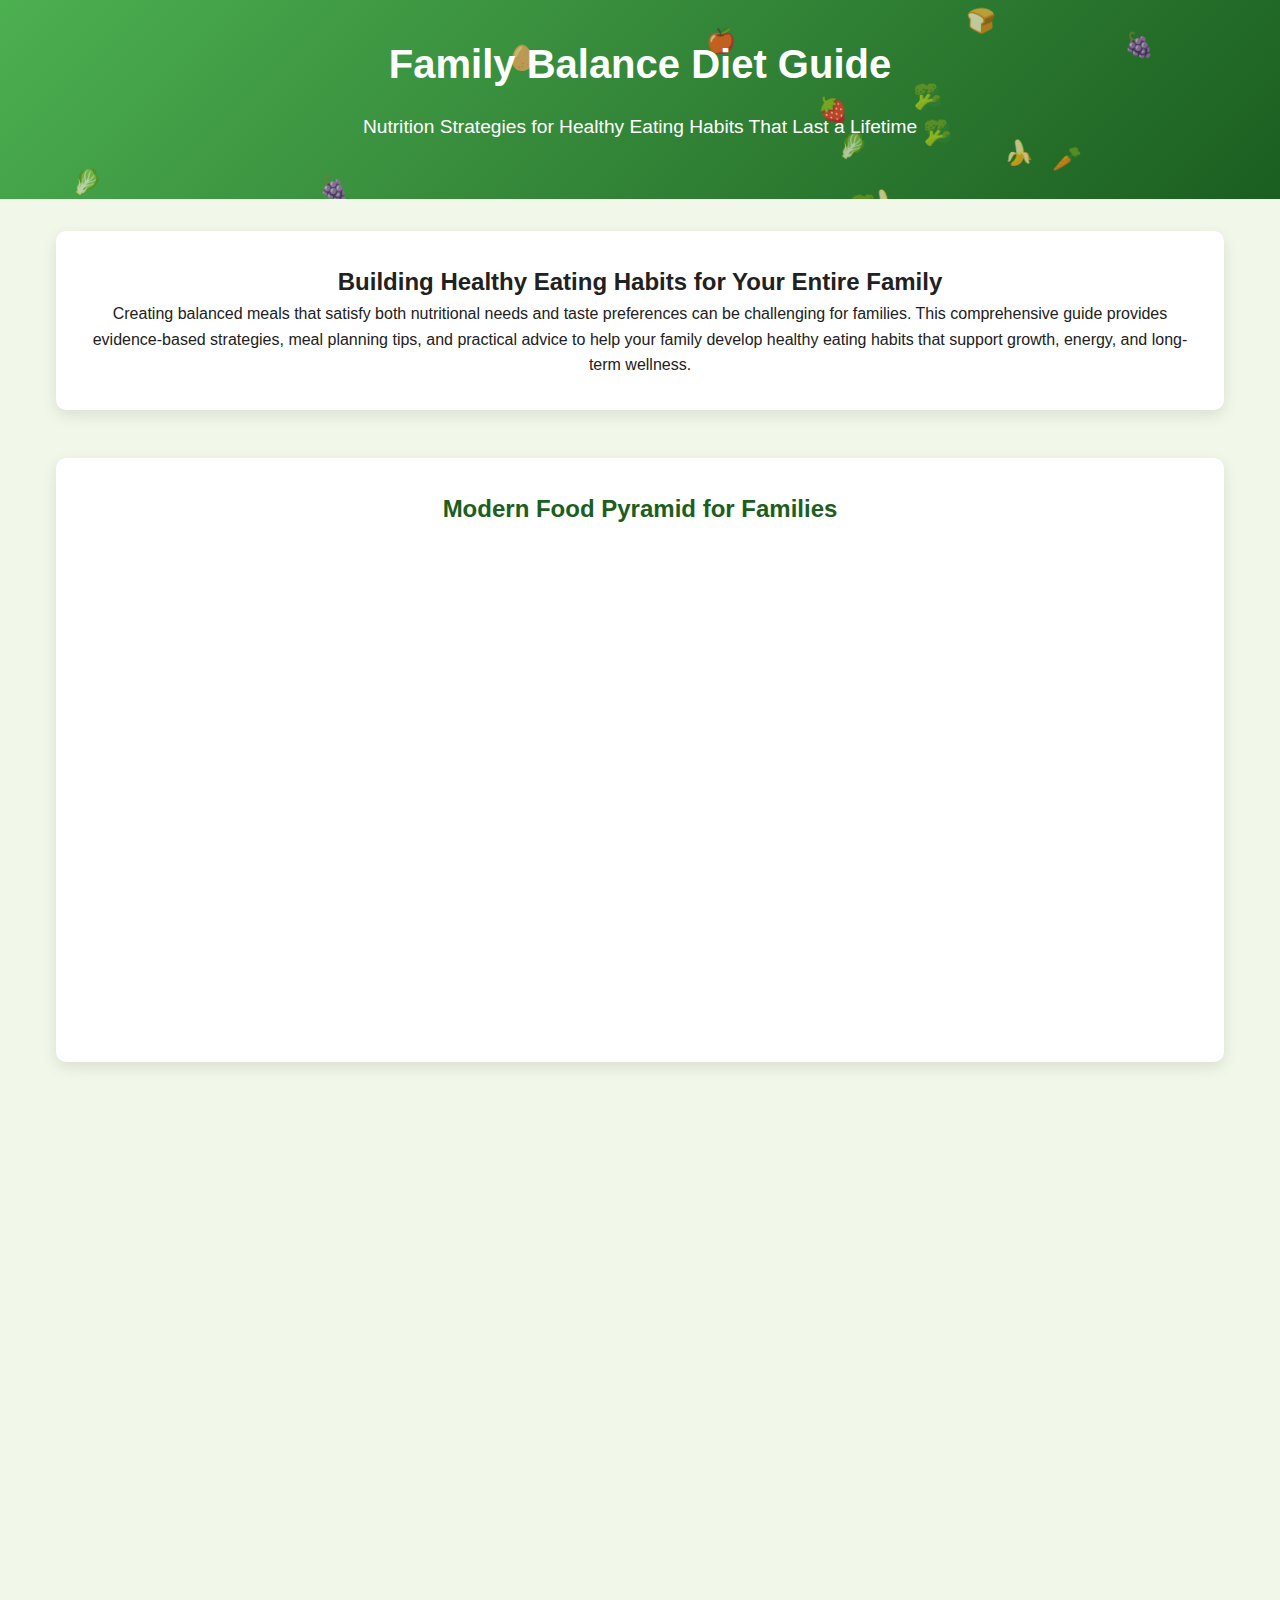
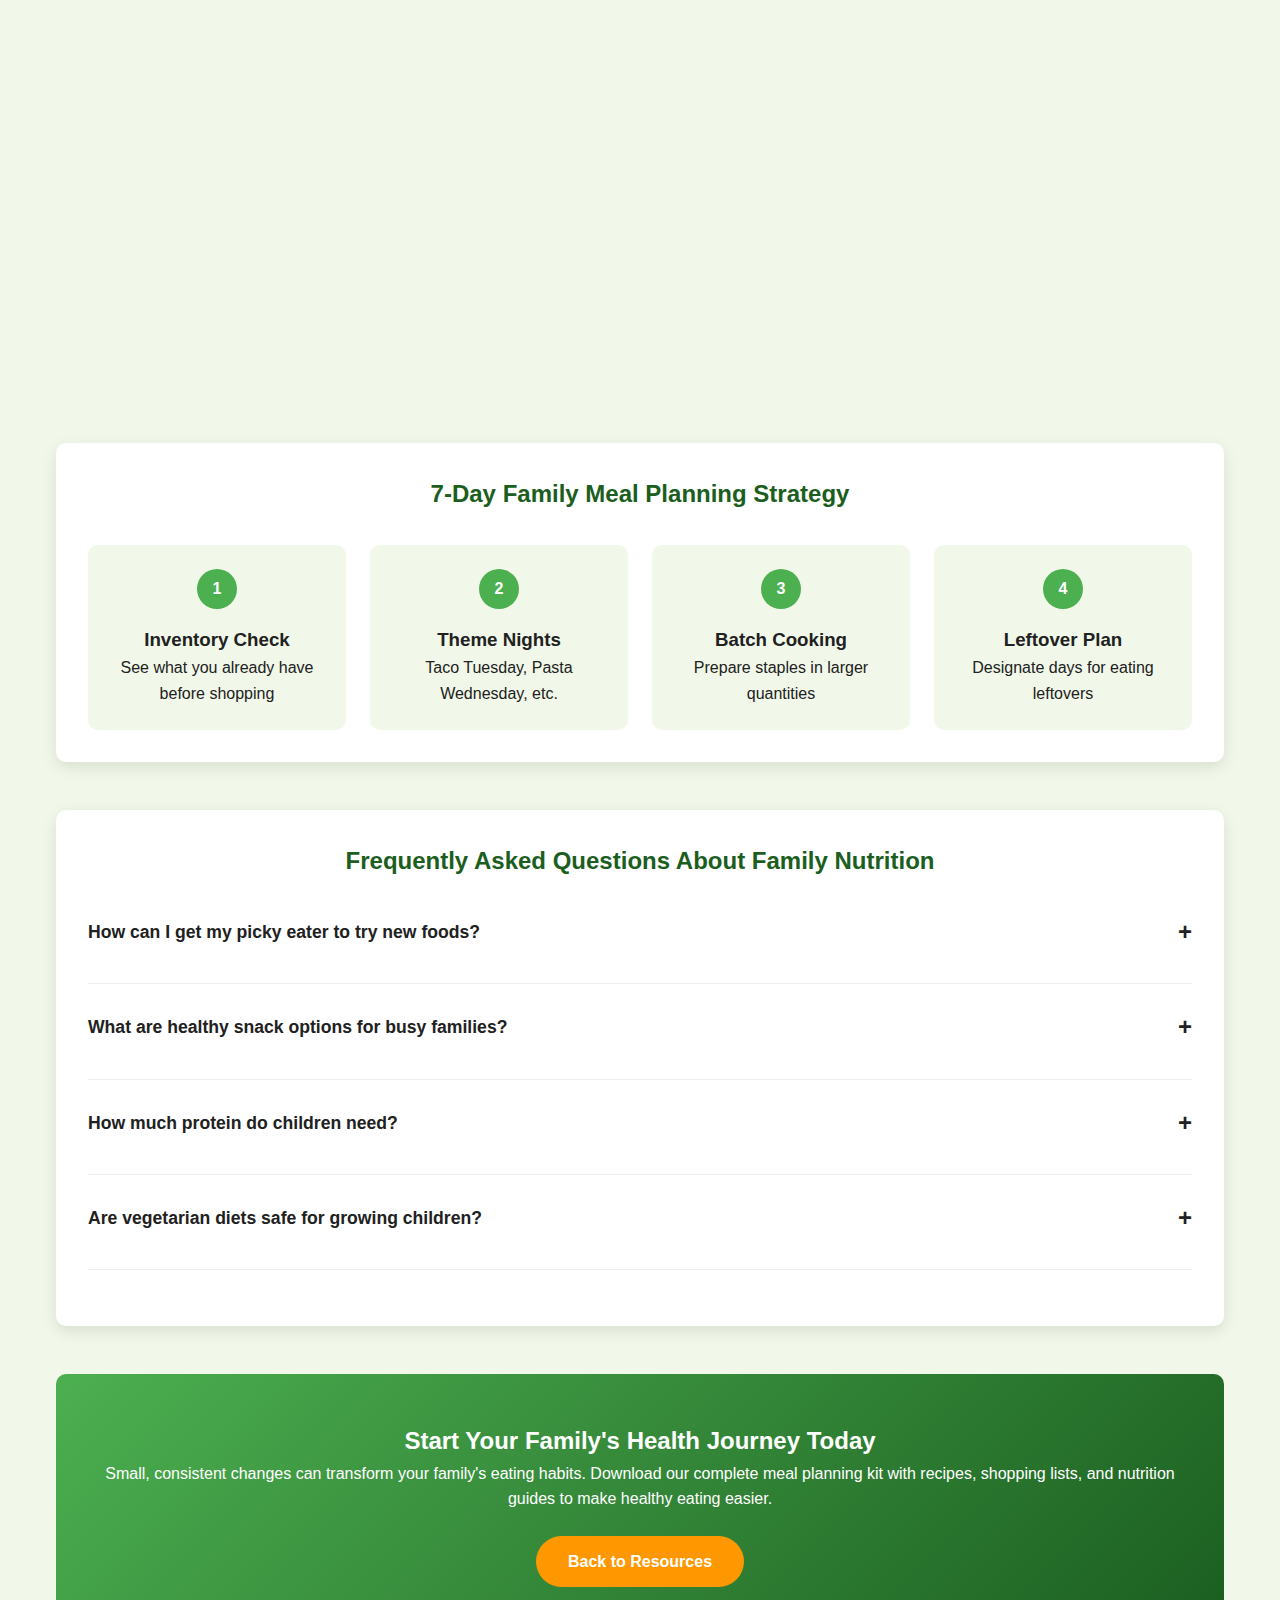
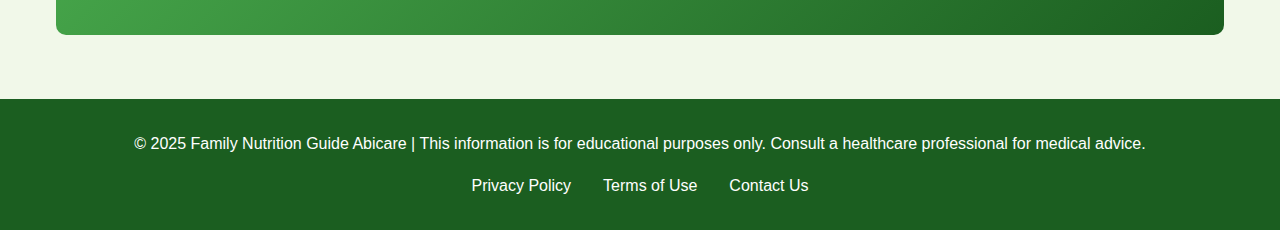
<file: balance-diet.html>
<!DOCTYPE html>
<html lang="en">
<head>
    <meta charset="UTF-8">
    <meta name="viewport" content="width=device-width, initial-scale=1.0">
    <meta name="description" content="Complete family balanced diet guide with nutrition tips, meal planning strategies, and healthy recipes for all ages. Learn how to create healthy eating habits for your entire family.">
    <meta name="keywords" content="balanced diet for family, family nutrition, healthy eating for kids, meal planning, family meals, healthy recipes">
    <title>Family Balance Diet Guide | Complete Nutrition for All Ages</title>
    <link rel="stylesheet" href="https://cdnjs.cloudflare.com/ajax/libs/font-awesome/6.4.0/css/all.min.css">
    <style>
        :root {
            --primary: #4CAF50;
            --primary-light: #81C784;
            --primary-dark: #388E3C;
            --secondary: #FF9800;
            --accent: #FF5722;
            --light: #F1F8E9;
            --dark: #1B5E20;
            --text: #212121;
            --text-light: #757575;
            --transition: all 0.3s ease;
        }
        
        * {
            margin: 0;
            padding: 0;
            box-sizing: border-box;
            font-family: 'Segoe UI', Tahoma, Geneva, Verdana, sans-serif;
        }
        
        body {
            background-color: var(--light);
            color: var(--text);
            line-height: 1.6;
            overflow-x: hidden;
        }
        
        header {
            background: linear-gradient(135deg, var(--primary), var(--dark));
            color: white;
            padding: 2rem 1rem;
            text-align: center;
            position: relative;
            overflow: hidden;
        }
        
        .food-animation {
            position: absolute;
            width: 100%;
            height: 100%;
            top: 0;
            left: 0;
            z-index: 0;
        }
        
        .floating-food {
            position: absolute;
            font-size: 1.5rem;
            animation: float 6s infinite ease-in-out;
            opacity: 0.7;
        }
        
        @keyframes float {
            0%, 100% {
                transform: translateY(0) rotate(0deg);
            }
            50% {
                transform: translateY(-20px) rotate(10deg);
            }
        }
        
        .header-content {
            position: relative;
            z-index: 1;
            max-width: 800px;
            margin: 0 auto;
        }
        
        h1 {
            font-size: 2.5rem;
            margin-bottom: 1rem;
            animation: fadeInDown 1s ease;
        }
        
        .subtitle {
            font-size: 1.2rem;
            margin-bottom: 1.5rem;
            animation: fadeInUp 1s ease 0.3s both;
        }
        
        @keyframes fadeInDown {
            from {
                opacity: 0;
                transform: translateY(-20px);
            }
            to {
                opacity: 1;
                transform: translateY(0);
            }
        }
        
        @keyframes fadeInUp {
            from {
                opacity: 0;
                transform: translateY(20px);
            }
            to {
                opacity: 1;
                transform: translateY(0);
            }
        }
        
        .container {
            max-width: 1200px;
            margin: 0 auto;
            padding: 2rem 1rem;
        }
        
        .intro {
            text-align: center;
            margin-bottom: 3rem;
            padding: 2rem;
            background-color: white;
            border-radius: 10px;
            box-shadow: 0 5px 15px rgba(0, 0, 0, 0.1);
            animation: fadeIn 1s ease 0.5s both;
        }
        
        @keyframes fadeIn {
            from {
                opacity: 0;
            }
            to {
                opacity: 1;
            }
        }
        
        .pyramid-section {
            background-color: white;
            border-radius: 10px;
            padding: 2rem;
            margin-bottom: 3rem;
            box-shadow: 0 5px 15px rgba(0, 0, 0, 0.1);
        }
        
        .pyramid-title {
            text-align: center;
            margin-bottom: 2rem;
            color: var(--dark);
        }
        
        .food-pyramid {
            display: flex;
            flex-direction: column;
            align-items: center;
            max-width: 600px;
            margin: 0 auto;
        }
        
        .pyramid-level {
            width: 100%;
            padding: 1rem;
            margin: 0.2rem 0;
            text-align: center;
            color: white;
            border-radius: 5px;
            transition: var(--transition);
            transform: translateX(-100px);
            opacity: 0;
            animation: slideIn 0.5s ease forwards;
        }
        
        @keyframes slideIn {
            to {
                transform: translateX(0);
                opacity: 1;
            }
        }
        
        .pyramid-level:hover {
            transform: scale(1.02);
        }
        
        .level-1 { background-color: var(--primary-dark); animation-delay: 0.1s; }
        .level-2 { background-color: var(--primary); animation-delay: 0.2s; }
        .level-3 { background-color: var(--primary-light); animation-delay: 0.3s; }
        .level-4 { background-color: var(--secondary); animation-delay: 0.4s; }
        .level-5 { background-color: var(--accent); animation-delay: 0.5s; }
        
        .tips-grid {
            display: grid;
            grid-template-columns: repeat(auto-fill, minmax(300px, 1fr));
            gap: 2rem;
            margin-bottom: 3rem;
        }
        
        .tip-card {
            background-color: white;
            border-radius: 10px;
            overflow: hidden;
            box-shadow: 0 5px 15px rgba(0, 0, 0, 0.1);
            transition: var(--transition);
            opacity: 0;
            transform: translateY(20px);
            animation: cardAppear 0.5s ease forwards;
        }
        
        @keyframes cardAppear {
            to {
                opacity: 1;
                transform: translateY(0);
            }
        }
        
        .tip-card:hover {
            transform: translateY(-10px);
            box-shadow: 0 15px 30px rgba(0, 0, 0, 0.15);
        }
        
        .tip-icon {
            background-color: var(--primary);
            color: white;
            height: 80px;
            display: flex;
            align-items: center;
            justify-content: center;
            font-size: 2rem;
        }
        
        .tip-content {
            padding: 1.5rem;
        }
        
        .tip-title {
            font-size: 1.3rem;
            margin-bottom: 1rem;
            color: var(--dark);
        }
        
        .meal-planning {
            background-color: white;
            border-radius: 10px;
            padding: 2rem;
            margin-bottom: 3rem;
            box-shadow: 0 5px 15px rgba(0, 0, 0, 0.1);
        }
        
        .planning-title {
            text-align: center;
            margin-bottom: 2rem;
            color: var(--dark);
        }
        
        .planning-steps {
            display: flex;
            flex-wrap: wrap;
            justify-content: space-around;
            gap: 1.5rem;
        }
        
        .planning-step {
            flex: 1;
            min-width: 200px;
            text-align: center;
            padding: 1.5rem;
            background-color: var(--light);
            border-radius: 10px;
            transition: var(--transition);
        }
        
        .planning-step:hover {
            transform: translateY(-5px);
            background-color: var(--primary-light);
            color: white;
        }
        
        .step-number {
            display: inline-block;
            width: 40px;
            height: 40px;
            background-color: var(--primary);
            color: white;
            border-radius: 50%;
            line-height: 40px;
            margin-bottom: 1rem;
            font-weight: bold;
        }
        
        .faq-section {
            background-color: white;
            border-radius: 10px;
            padding: 2rem;
            box-shadow: 0 5px 15px rgba(0, 0, 0, 0.1);
            margin-bottom: 3rem;
        }
        
        .faq-title {
            text-align: center;
            margin-bottom: 2rem;
            color: var(--dark);
        }
        
        .faq-item {
            margin-bottom: 1.5rem;
            border-bottom: 1px solid #eee;
            padding-bottom: 1.5rem;
        }
        
        .faq-question {
            font-weight: bold;
            font-size: 1.1rem;
            margin-bottom: 0.5rem;
            cursor: pointer;
            display: flex;
            justify-content: space-between;
            align-items: center;
        }
        
        .faq-answer {
            max-height: 0;
            overflow: hidden;
            transition: max-height 0.3s ease;
        }
        
        .faq-answer.active {
            max-height: 500px;
        }
        
        .faq-toggle {
            font-size: 1.5rem;
            transition: transform 0.3s ease;
        }
        
        .faq-toggle.active {
            transform: rotate(45deg);
        }
        
        .cta-section {
            text-align: center;
            padding: 3rem 2rem;
            background: linear-gradient(135deg, var(--primary), var(--dark));
            color: white;
            border-radius: 10px;
            margin-bottom: 2rem;
        }
        
        .cta-button {
            display: inline-block;
            background-color: var(--secondary);
            color: white;
            padding: 0.8rem 2rem;
            border-radius: 50px;
            text-decoration: none;
            font-weight: bold;
            margin-top: 1.5rem;
            transition: var(--transition);
            animation: pulse 2s infinite;
        }
        
        @keyframes pulse {
            0% {
                transform: scale(1);
            }
            50% {
                transform: scale(1.05);
            }
            100% {
                transform: scale(1);
            }
        }
        
        .cta-button:hover {
            background-color: var(--accent);
            transform: scale(1.05);
        }
        
        footer {
            text-align: center;
            padding: 2rem 1rem;
            background-color: var(--dark);
            color: white;
        }
        
        .footer-links {
            display: flex;
            justify-content: center;
            gap: 2rem;
            margin-top: 1rem;
        }
        
        .footer-links a {
            color: white;
            text-decoration: none;
            transition: var(--transition);
        }
        
        .footer-links a:hover {
            color: var(--primary-light);
        }
        
        @media (max-width: 768px) {
            h1 {
                font-size: 2rem;
            }
            
            .tips-grid {
                grid-template-columns: 1fr;
            }
            
            .planning-steps {
                flex-direction: column;
            }
        }
    </style>
</head>
<body>
    <header>
        <div class="food-animation" id="foodAnimation"></div>
        <div class="header-content">
            <h1>Family Balance Diet Guide</h1>
            <p class="subtitle">Nutrition Strategies for Healthy Eating Habits That Last a Lifetime</p>
        </div>
    </header>
    
    <div class="container">
        <section class="intro">
            <h2>Building Healthy Eating Habits for Your Entire Family</h2>
            <p>Creating balanced meals that satisfy both nutritional needs and taste preferences can be challenging for families. This comprehensive guide provides evidence-based strategies, meal planning tips, and practical advice to help your family develop healthy eating habits that support growth, energy, and long-term wellness.</p>
        </section>
        
        <section class="pyramid-section">
            <h2 class="pyramid-title">Modern Food Pyramid for Families</h2>
            <div class="food-pyramid">
                <div class="pyramid-level level-1">
                    <h3>Fruits & Vegetables</h3>
                    <p>5-9 servings daily - Rich in vitamins, minerals and fiber</p>
                </div>
                <div class="pyramid-level level-2">
                    <h3>Whole Grains</h3>
                    <p>6-11 servings daily - Provide sustained energy and fiber</p>
                </div>
                <div class="pyramid-level level-3">
                    <h3>Protein Foods</h3>
                    <p>2-3 servings daily - Essential for growth and repair</p>
                </div>
                <div class="pyramid-level level-4">
                    <h3>Dairy & Alternatives</h3>
                    <p>2-3 servings daily - Important for bone health</p>
                </div>
                <div class="pyramid-level level-5">
                    <h3>Fats & Sweets</h3>
                    <p>Use sparingly - Enjoy in moderation</p>
                </div>
            </div>
        </section>
        
        <section class="tips-grid" id="tipsContainer">
            <!-- Tips will be inserted by JavaScript -->
        </section>
        
        <section class="meal-planning">
            <h2 class="planning-title">7-Day Family Meal Planning Strategy</h2>
            <div class="planning-steps">
                <div class="planning-step">
                    <div class="step-number">1</div>
                    <h3>Inventory Check</h3>
                    <p>See what you already have before shopping</p>
                </div>
                <div class="planning-step">
                    <div class="step-number">2</div>
                    <h3>Theme Nights</h3>
                    <p>Taco Tuesday, Pasta Wednesday, etc.</p>
                </div>
                <div class="planning-step">
                    <div class="step-number">3</div>
                    <h3>Batch Cooking</h3>
                    <p>Prepare staples in larger quantities</p>
                </div>
                <div class="planning-step">
                    <div class="step-number">4</div>
                    <h3>Leftover Plan</h3>
                    <p>Designate days for eating leftovers</p>
                </div>
            </div>
        </section>
        
        <section class="faq-section">
            <h2 class="faq-title">Frequently Asked Questions About Family Nutrition</h2>
            <div class="faq-list">
                <div class="faq-item">
                    <div class="faq-question">
                        How can I get my picky eater to try new foods?
                        <span class="faq-toggle">+</span>
                    </div>
                    <div class="faq-answer">
                        <p>Introduce new foods alongside familiar favorites, involve children in meal preparation, offer choices ("would you like carrots or broccoli?"), and be patient - it can take 10-15 exposures before a child accepts a new food. Avoid pressuring or bribing, which can create negative associations.</p>
                    </div>
                </div>
                
                <div class="faq-item">
                    <div class="faq-question">
                        What are healthy snack options for busy families?
                        <span class="faq-toggle">+</span>
                    </div>
                    <div class="faq-answer">
                        <p>Keep pre-cut vegetables with hummus, fruit with yogurt dip, whole-grain crackers with cheese, trail mix, or hard-boiled eggs readily available. Preparing snack boxes in advance can help everyone make healthier choices when hunger strikes between meals.</p>
                    </div>
                </div>
                
                <div class="faq-item">
                    <div class="faq-question">
                        How much protein do children need?
                        <span class="faq-toggle">+</span>
                    </div>
                    <div class="faq-answer">
                        <p>Protein needs vary by age: toddlers (1-3 years) need about 13g daily, children (4-8 years) need 19g, and preteens (9-13 years) need about 34g. Good sources include lean meats, eggs, dairy, beans, lentils, and tofu. Most children easily meet protein needs with a varied diet.</p>
                    </div>
                </div>
                
                <div class="faq-item">
                    <div class="faq-question">
                        Are vegetarian diets safe for growing children?
                        <span class="faq-toggle">+</span>
                    </div>
                    <div class="faq-answer">
                        <p>Yes, well-planned vegetarian diets can support healthy growth and development. Focus on protein sources like beans, lentils, tofu, eggs, and dairy; include iron-rich foods with vitamin C to enhance absorption; and ensure adequate B12 through fortified foods or supplements. Consult a pediatric dietitian for personalized guidance.</p>
                    </div>
                </div>
            </div>
        </section>
        
        <section class="cta-section">
            <h2>Start Your Family's Health Journey Today</h2>
            <p>Small, consistent changes can transform your family's eating habits. Download our complete meal planning kit with recipes, shopping lists, and nutrition guides to make healthy eating easier.</p>
            <a href="resources.html" class="cta-button">Back to Resources</a>
        </section>
    </div>
    
    <footer>
        <p>&copy; 2025 Family Nutrition Guide Abicare | This information is for educational purposes only. Consult a healthcare professional for medical advice.</p>
        <div class="footer-links">
            <a href="#">Privacy Policy</a>
            <a href="#">Terms of Use</a>
            <a href="contact.html">Contact Us</a>
        </div>
    </footer>

    <script>
        // Nutrition tips data
        const nutritionTips = [
            {
                title: "Involve Kids in Meal Prep",
                icon: "👨‍🍳",
                description: "Children who help prepare meals are more likely to try new foods. Assign age-appropriate tasks like washing vegetables, stirring, or setting the table."
            },
            {
                title: "Eat Together Regularly",
                icon: "🍽️",
                description: "Family meals promote healthier eating habits and stronger family bonds. Aim for at least 4-5 shared meals per week without distractions."
            },
            {
                title: "Make Half Your Plate Fruits & Veggies",
                icon: "🥗",
                description: "Fill half your plate with colorful fruits and vegetables at each meal to ensure adequate vitamin, mineral and fiber intake."
            },
            {
                title: "Choose Whole Grains",
                icon: "🍞",
                description: "Swap refined grains for whole grains like brown rice, whole wheat bread, and oatmeal for more fiber and nutrients."
            },
            {
                title: "Limit Added Sugars",
                icon: "🚫",
                description: "Check labels and limit sugary drinks, snacks, and desserts. The American Heart Association recommends less than 25g of added sugar daily for children."
            },
            {
                title: "Stay Hydrated with Water",
                icon: "💧",
                description: "Make water the primary beverage for your family. Add slices of fruit or herbs for natural flavor without added sugar."
            },
            {
                title: "Practice Mindful Eating",
                icon: "🧘",
                description: "Encourage listening to hunger cues, eating slowly, and recognizing fullness. Avoid using food as reward or punishment."
            },
            {
                title: "Plan Healthy Snacks",
                icon: "🍎",
                description: "Keep nutritious snacks readily available. Pre-portion snacks to avoid mindless eating and help with portion control."
            }
        ];

        // Generate nutrition tips
        function generateTips() {
            const container = document.getElementById('tipsContainer');
            
            nutritionTips.forEach((tip, index) => {
                const card = document.createElement('div');
                card.className = 'tip-card';
                card.style.animationDelay = `${index * 0.1}s`;
                
                card.innerHTML = `
                    <div class="tip-icon">${tip.icon}</div>
                    <div class="tip-content">
                        <h3 class="tip-title">${tip.title}</h3>
                        <p>${tip.description}</p>
                    </div>
                `;
                
                container.appendChild(card);
            });
        }

        // Create floating food animation in header
        function createFoodAnimation() {
            const container = document.getElementById('foodAnimation');
            const foods = ['🍎', '🥦', '🥕', '🍞', '🥚', '🥛', '🍌', '🍇', '🍓', '🥬'];
            const foodsCount = 15;
            
            for (let i = 0; i < foodsCount; i++) {
                const food = document.createElement('div');
                food.className = 'floating-food';
                food.textContent = foods[Math.floor(Math.random() * foods.length)];
                
                // Random position
                food.style.left = `${Math.random() * 100}%`;
                food.style.top = `${Math.random() * 100}%`;
                
                // Random animation delay and duration
                food.style.animationDelay = `${Math.random() * 5}s`;
                food.style.animationDuration = `${4 + Math.random() * 4}s`;
                
                container.appendChild(food);
            }
        }

        // FAQ toggle functionality
        function setupFAQ() {
            const questions = document.querySelectorAll('.faq-question');
            
            questions.forEach(question => {
                question.addEventListener('click', () => {
                    const answer = question.nextElementSibling;
                    const toggle = question.querySelector('.faq-toggle');
                    
                    answer.classList.toggle('active');
                    toggle.classList.toggle('active');
                });
            });
        }

        // Initialize everything when page loads
        document.addEventListener('DOMContentLoaded', () => {
            generateTips();
            createFoodAnimation();
            setupFAQ();
        });
    </script>
</body>
</html>
</file>
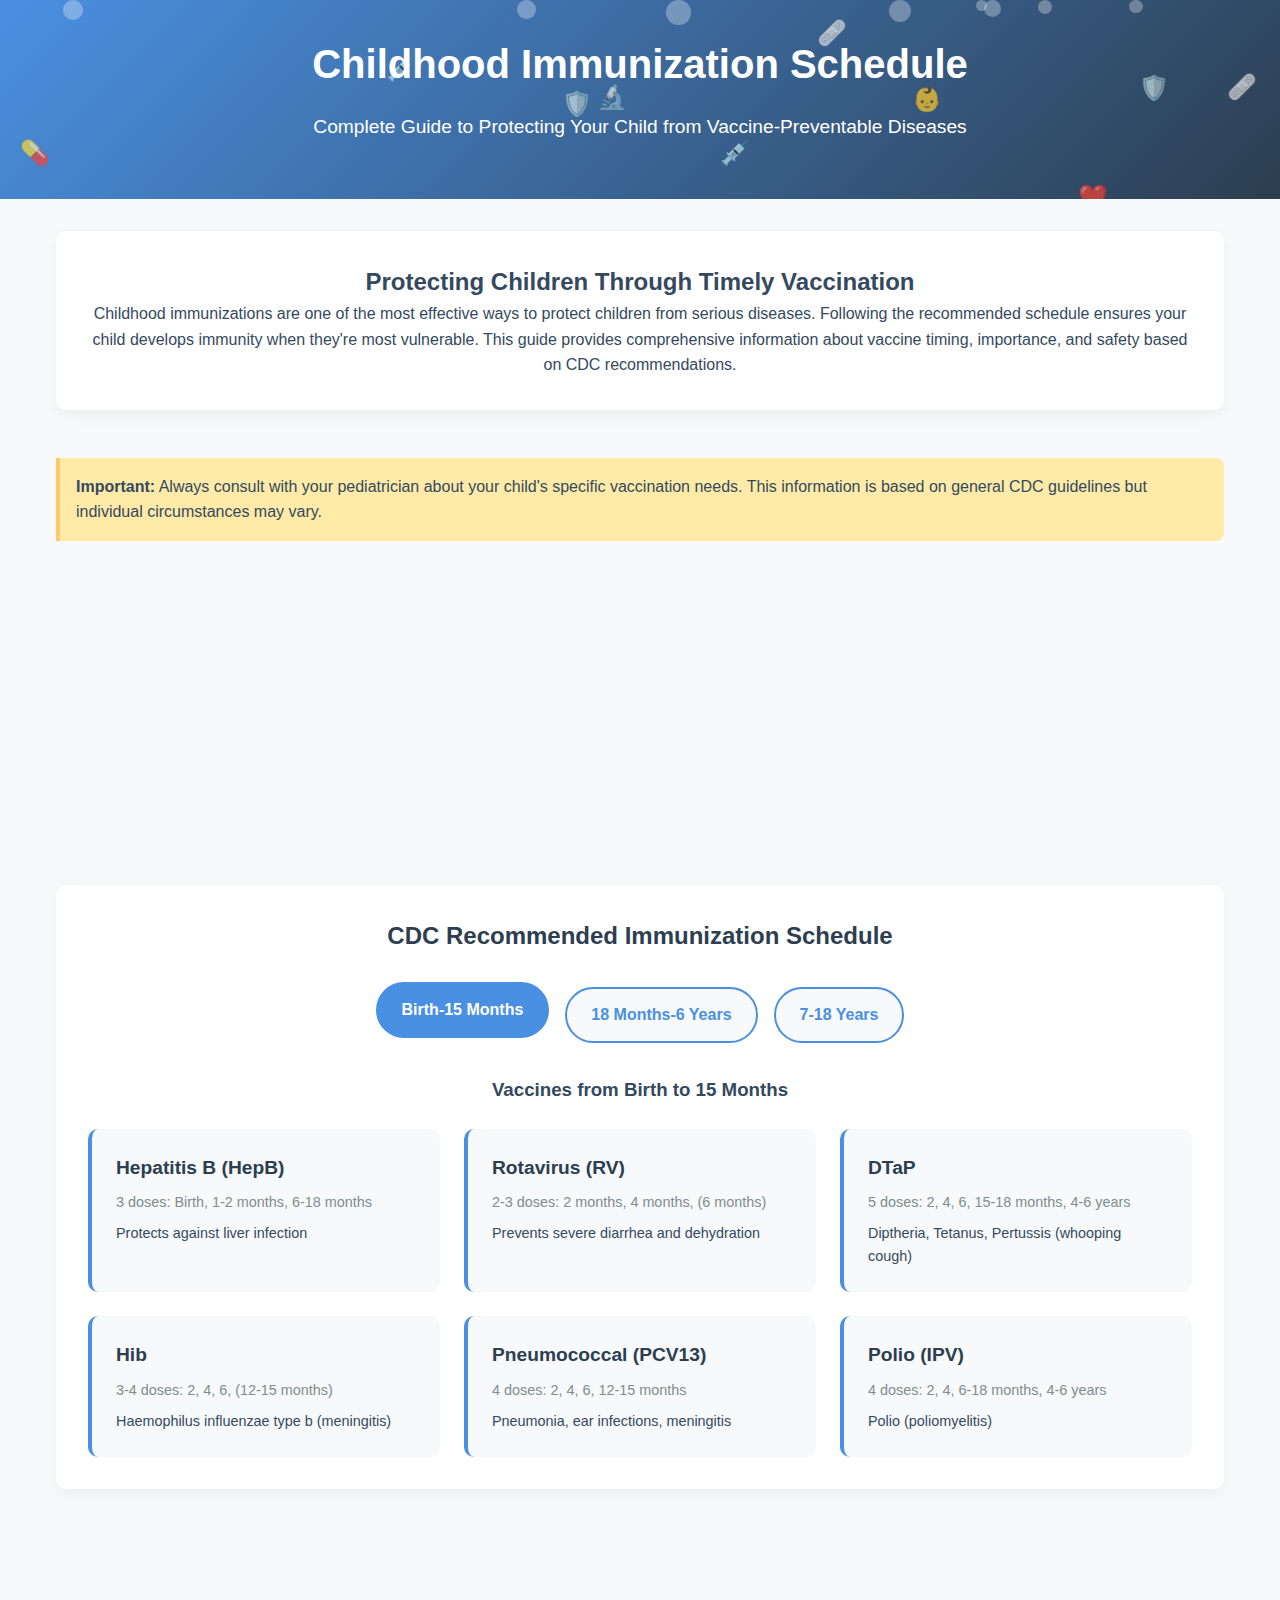
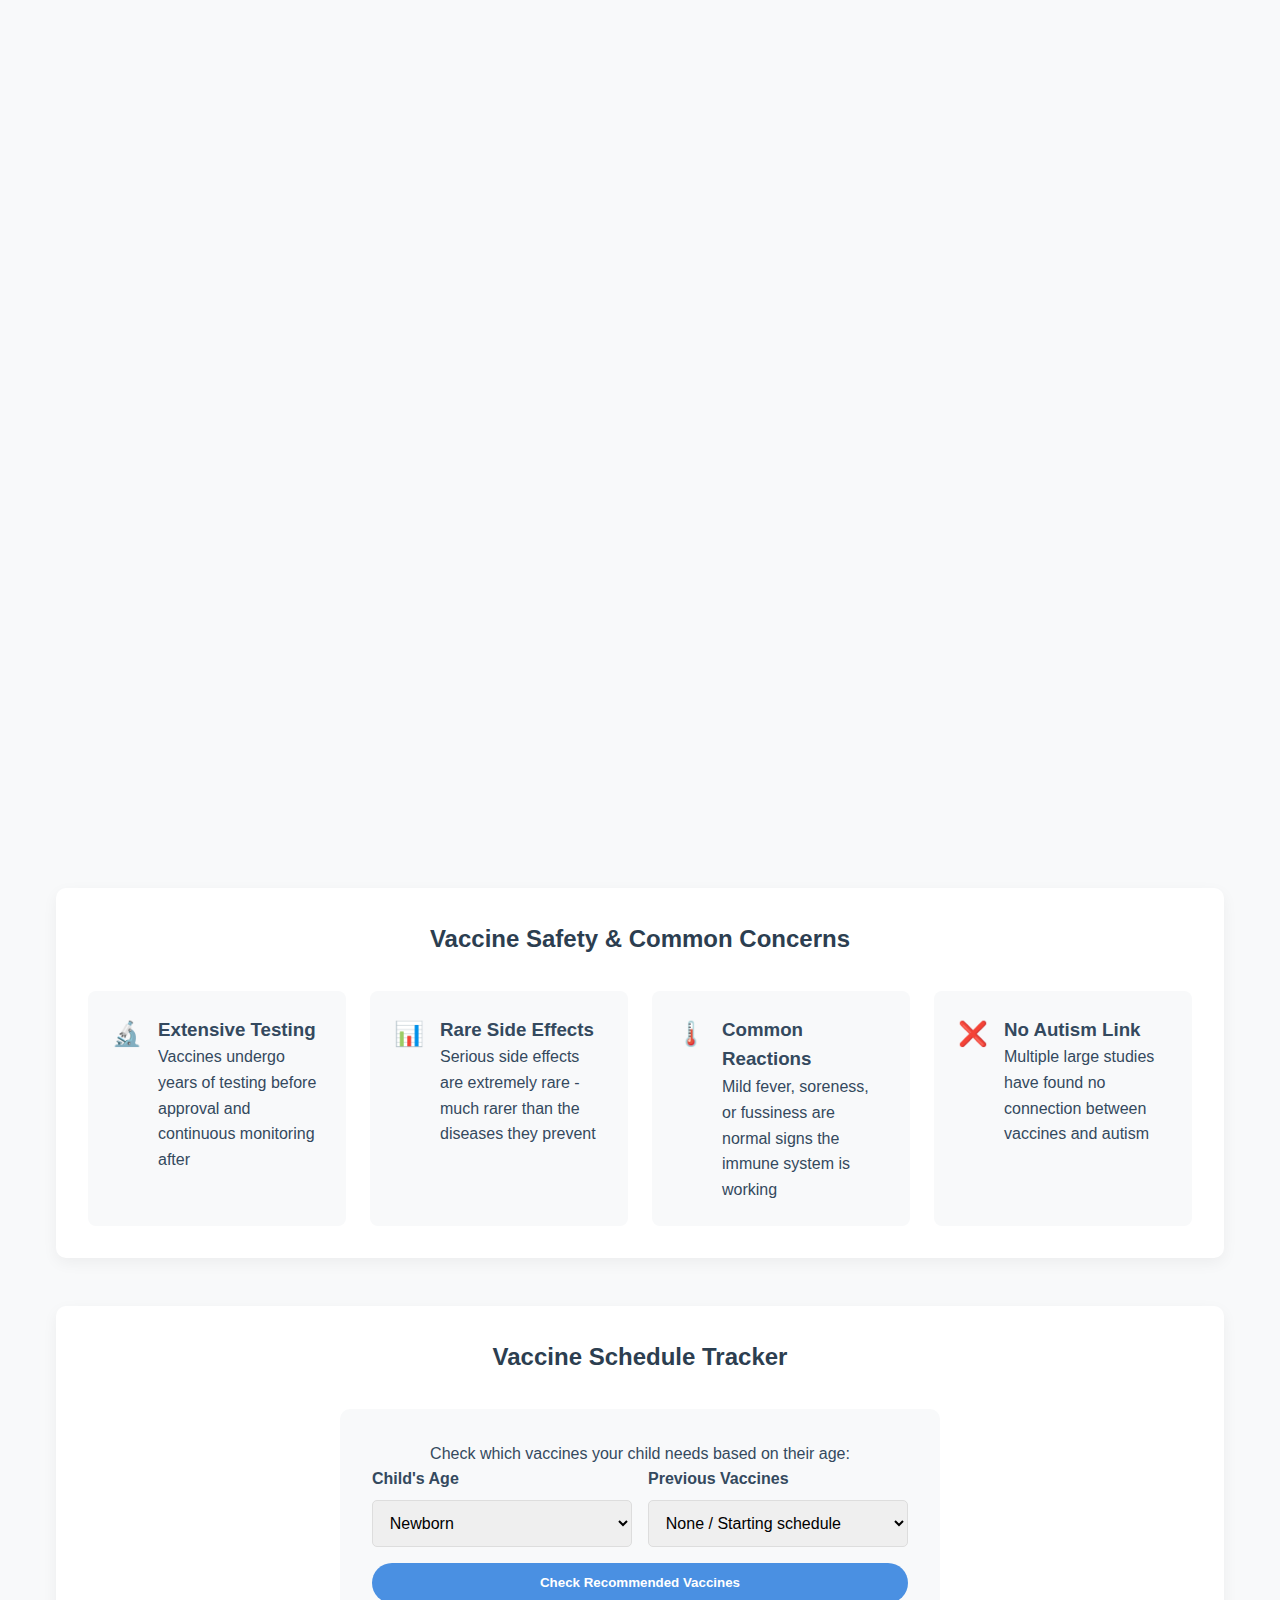
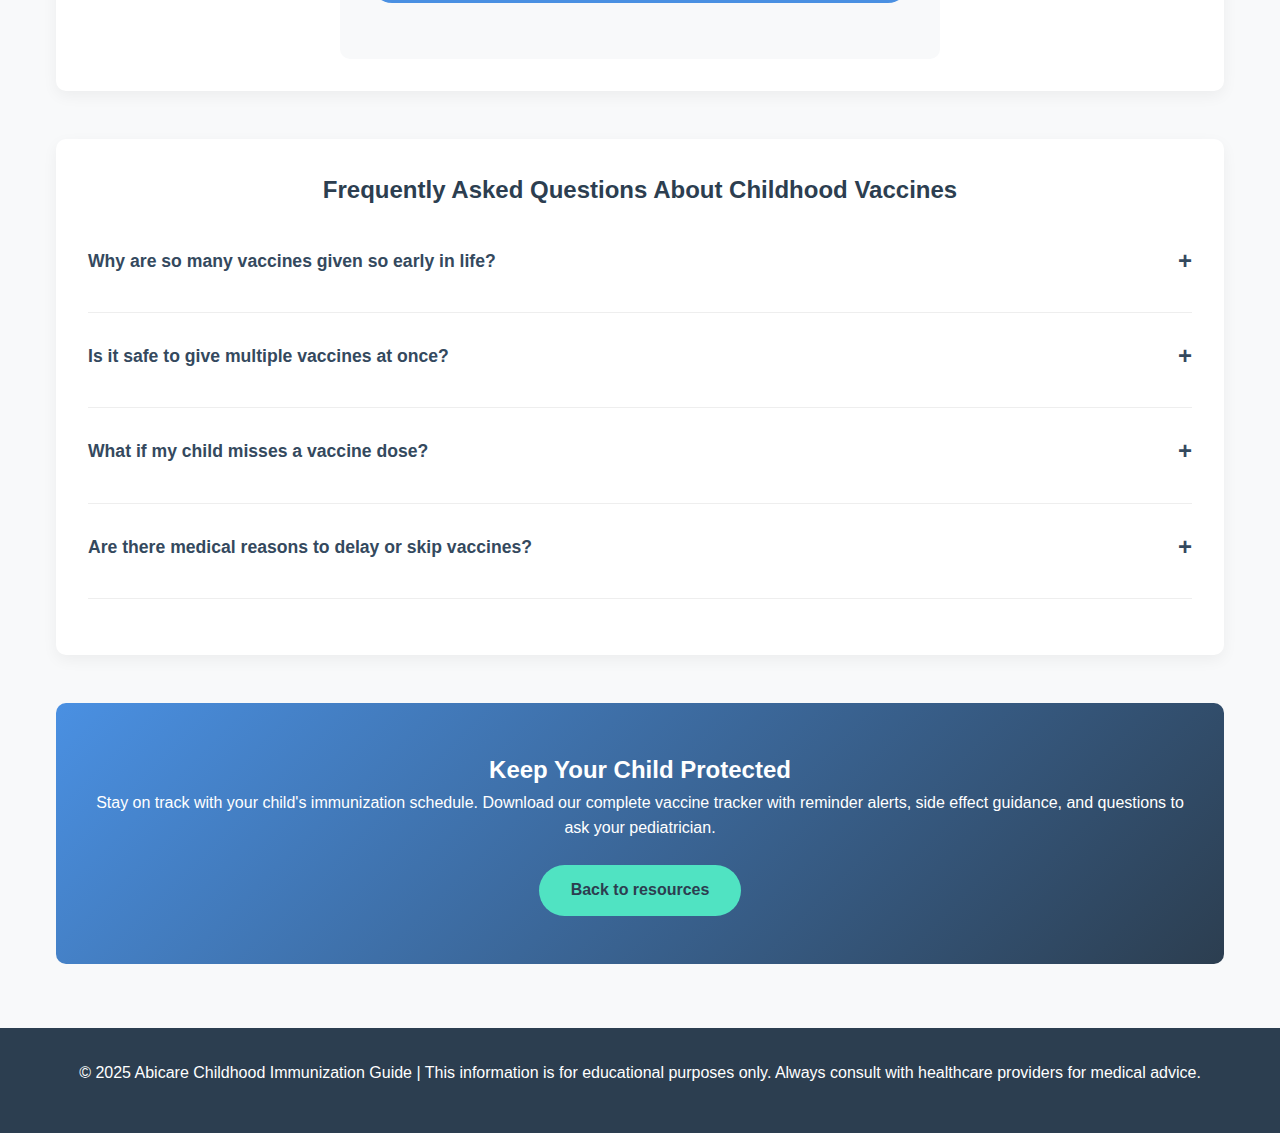
<file: child-immunization.html>
<!DOCTYPE html>
<html lang="en">
<head>
    <meta charset="UTF-8">
    <meta name="viewport" content="width=device-width, initial-scale=1.0">
    <meta name="description" content="Complete guide to childhood immunization schedule. Learn about vaccine timing, importance, safety, and CDC recommendations for protecting children from preventable diseases.">
    <meta name="keywords" content="childhood immunization, vaccine schedule, baby vaccines, immunization chart, CDC vaccine schedule, vaccine safety, pediatric vaccines">
    <title>Childhood Immunization Schedule |Abicare</title>
    <link rel="stylesheet" href="https://cdnjs.cloudflare.com/ajax/libs/font-awesome/6.4.0/css/all.min.css">
    <style>
        :root {
            --primary: #4A90E2;
            --primary-light: #7BB0F0;
            --primary-dark: #357ABD;
            --secondary: #50E3C2;
            --accent: #FF6B6B;
            --success: #7ED321;
            --warning: #F5A623;
            --light: #F8F9FA;
            --dark: #2C3E50;
            --text: #34495E;
            --text-light: #7F8C8D;
            --transition: all 0.3s ease;
        }
        
        * {
            margin: 0;
            padding: 0;
            box-sizing: border-box;
            font-family: 'Segoe UI', Tahoma, Geneva, Verdana, sans-serif;
        }
        
        body {
            background-color: var(--light);
            color: var(--text);
            line-height: 1.6;
            overflow-x: hidden;
        }
        
        header {
            background: linear-gradient(135deg, var(--primary), var(--dark));
            color: white;
            padding: 2rem 1rem;
            text-align: center;
            position: relative;
            overflow: hidden;
        }
        
        .vaccine-animation {
            position: absolute;
            width: 100%;
            height: 100%;
            top: 0;
            left: 0;
            z-index: 0;
        }
        
        .floating-icon {
            position: absolute;
            font-size: 1.5rem;
            animation: float 8s infinite ease-in-out;
            opacity: 0.7;
        }
        
        @keyframes float {
            0%, 100% {
                transform: translateY(0) rotate(0deg);
            }
            33% {
                transform: translateY(-15px) rotate(5deg);
            }
            66% {
                transform: translateY(10px) rotate(-5deg);
            }
        }
        
        .bubble {
            position: absolute;
            width: 20px;
            height: 20px;
            background-color: rgba(255, 255, 255, 0.3);
            border-radius: 50%;
            animation: bubbleUp 6s infinite ease-in-out;
        }
        
        @keyframes bubbleUp {
            0% {
                transform: translateY(0) scale(0.8);
                opacity: 0.3;
            }
            50% {
                transform: translateY(-40px) scale(1.2);
                opacity: 0.7;
            }
            100% {
                transform: translateY(-80px) scale(0.8);
                opacity: 0;
            }
        }
        
        .header-content {
            position: relative;
            z-index: 1;
            max-width: 800px;
            margin: 0 auto;
        }
        
        h1 {
            font-size: 2.5rem;
            margin-bottom: 1rem;
            animation: fadeInDown 1s ease;
        }
        
        .subtitle {
            font-size: 1.2rem;
            margin-bottom: 1.5rem;
            animation: fadeInUp 1s ease 0.3s both;
        }
        
        @keyframes fadeInDown {
            from {
                opacity: 0;
                transform: translateY(-20px);
            }
            to {
                opacity: 1;
                transform: translateY(0);
            }
        }
        
        @keyframes fadeInUp {
            from {
                opacity: 0;
                transform: translateY(20px);
            }
            to {
                opacity: 1;
                transform: translateY(0);
            }
        }
        
        .container {
            max-width: 1200px;
            margin: 0 auto;
            padding: 2rem 1rem;
        }
        
        .intro {
            text-align: center;
            margin-bottom: 3rem;
            padding: 2rem;
            background-color: white;
            border-radius: 10px;
            box-shadow: 0 5px 15px rgba(0, 0, 0, 0.05);
            animation: fadeIn 1s ease 0.5s both;
        }
        
        @keyframes fadeIn {
            from {
                opacity: 0;
            }
            to {
                opacity: 1;
            }
        }
        
        .stats-section {
            display: grid;
            grid-template-columns: repeat(auto-fit, minmax(250px, 1fr));
            gap: 1.5rem;
            margin-bottom: 3rem;
        }
        
        .stat-card {
            background-color: white;
            border-radius: 10px;
            padding: 1.5rem;
            text-align: center;
            box-shadow: 0 5px 15px rgba(0, 0, 0, 0.05);
            transition: var(--transition);
            transform: translateY(20px);
            opacity: 0;
            animation: cardAppear 0.5s ease forwards;
        }
        
        @keyframes cardAppear {
            to {
                opacity: 1;
                transform: translateY(0);
            }
        }
        
        .stat-card:hover {
            transform: translateY(-5px);
            box-shadow: 0 10px 25px rgba(0, 0, 0, 0.1);
        }
        
        .stat-icon {
            font-size: 2.5rem;
            margin-bottom: 1rem;
        }
        
        .stat-number {
            font-size: 2rem;
            font-weight: bold;
            color: var(--dark);
            margin-bottom: 0.5rem;
        }
        
        .schedule-section {
            background-color: white;
            border-radius: 10px;
            padding: 2rem;
            margin-bottom: 3rem;
            box-shadow: 0 5px 15px rgba(0, 0, 0, 0.05);
        }
        
        .schedule-title {
            text-align: center;
            margin-bottom: 2rem;
            color: var(--dark);
        }
        
        .age-tabs {
            display: flex;
            justify-content: center;
            flex-wrap: wrap;
            gap: 1rem;
            margin-bottom: 2rem;
        }
        
        .age-tab {
            padding: 0.8rem 1.5rem;
            background-color: var(--light);
            border: 2px solid var(--primary);
            border-radius: 50px;
            color: var(--primary);
            font-weight: bold;
            cursor: pointer;
            transition: var(--transition);
        }
        
        .age-tab:hover, .age-tab.active {
            background-color: var(--primary);
            color: white;
            transform: translateY(-5px);
        }
        
        .age-schedule {
            display: none;
            animation: fadeIn 0.5s ease;
        }
        
        .age-schedule.active {
            display: block;
        }
        
        .vaccine-list {
            display: grid;
            grid-template-columns: repeat(auto-fill, minmax(300px, 1fr));
            gap: 1.5rem;
        }
        
        .vaccine-card {
            background-color: var(--light);
            border-radius: 10px;
            padding: 1.5rem;
            transition: var(--transition);
            border-left: 4px solid var(--primary);
        }
        
        .vaccine-card:hover {
            transform: translateY(-5px);
            background-color: #e8f4ff;
        }
        
        .vaccine-name {
            font-size: 1.2rem;
            font-weight: bold;
            margin-bottom: 0.5rem;
            color: var(--dark);
        }
        
        .vaccine-doses {
            color: var(--text-light);
            font-size: 0.9rem;
            margin-bottom: 0.5rem;
        }
        
        .vaccine-protects {
            margin-top: 0.5rem;
            font-size: 0.9rem;
        }
        
        .benefits-grid {
            display: grid;
            grid-template-columns: repeat(auto-fill, minmax(300px, 1fr));
            gap: 2rem;
            margin-bottom: 3rem;
        }
        
        .benefit-card {
            background-color: white;
            border-radius: 10px;
            overflow: hidden;
            box-shadow: 0 5px 15px rgba(0, 0, 0, 0.05);
            transition: var(--transition);
            opacity: 0;
            transform: translateY(20px);
            animation: cardAppear 0.5s ease forwards;
        }
        
        .benefit-card:hover {
            transform: translateY(-10px);
            box-shadow: 0 15px 30px rgba(0, 0, 0, 0.1);
        }
        
        .benefit-icon {
            background: linear-gradient(135deg, var(--primary), var(--primary-dark));
            color: white;
            height: 80px;
            display: flex;
            align-items: center;
            justify-content: center;
            font-size: 2rem;
        }
        
        .benefit-content {
            padding: 1.5rem;
        }
        
        .benefit-title {
            font-size: 1.3rem;
            margin-bottom: 1rem;
            color: var(--dark);
        }
        
        .safety-section {
            background-color: white;
            border-radius: 10px;
            padding: 2rem;
            margin-bottom: 3rem;
            box-shadow: 0 5px 15px rgba(0, 0, 0, 0.05);
        }
        
        .safety-title {
            text-align: center;
            margin-bottom: 2rem;
            color: var(--dark);
        }
        
        .safety-grid {
            display: grid;
            grid-template-columns: repeat(auto-fit, minmax(250px, 1fr));
            gap: 1.5rem;
        }
        
        .safety-item {
            padding: 1.5rem;
            background-color: var(--light);
            border-radius: 8px;
            display: flex;
            align-items: flex-start;
            gap: 1rem;
            transition: var(--transition);
        }
        
        .safety-item:hover {
            transform: translateX(5px);
            background-color: #e8f4ff;
        }
        
        .safety-icon {
            font-size: 1.5rem;
            color: var(--primary);
            flex-shrink: 0;
        }
        
        .interactive-section {
            background-color: white;
            border-radius: 10px;
            padding: 2rem;
            margin-bottom: 3rem;
            box-shadow: 0 5px 15px rgba(0, 0, 0, 0.05);
            text-align: center;
        }
        
        .interactive-title {
            margin-bottom: 2rem;
            color: var(--dark);
        }
        
        .vaccine-tracker {
            max-width: 600px;
            margin: 0 auto;
            padding: 2rem;
            background-color: var(--light);
            border-radius: 10px;
        }
        
        .tracker-form {
            display: grid;
            grid-template-columns: 1fr 1fr;
            gap: 1rem;
            margin-bottom: 1.5rem;
        }
        
        .form-group {
            text-align: left;
        }
        
        label {
            display: block;
            margin-bottom: 0.5rem;
            font-weight: bold;
        }
        
        input, select {
            width: 100%;
            padding: 0.8rem;
            border: 1px solid #ddd;
            border-radius: 5px;
            font-size: 1rem;
        }
        
        .tracker-button {
            background-color: var(--primary);
            color: white;
            border: none;
            padding: 0.8rem 1.5rem;
            border-radius: 50px;
            font-weight: bold;
            cursor: pointer;
            transition: var(--transition);
            grid-column: span 2;
        }
        
        .tracker-button:hover {
            background-color: var(--primary-dark);
            transform: scale(1.05);
        }
        
        .result {
            margin-top: 1.5rem;
            padding: 1rem;
            background-color: var(--secondary);
            color: var(--dark);
            border-radius: 5px;
            display: none;
        }
        
        .faq-section {
            background-color: white;
            border-radius: 10px;
            padding: 2rem;
            box-shadow: 0 5px 15px rgba(0, 0, 0, 0.05);
            margin-bottom: 3rem;
        }
        
        .faq-title {
            text-align: center;
            margin-bottom: 2rem;
            color: var(--dark);
        }
        
        .faq-item {
            margin-bottom: 1.5rem;
            border-bottom: 1px solid #eee;
            padding-bottom: 1.5rem;
        }
        
        .faq-question {
            font-weight: bold;
            font-size: 1.1rem;
            margin-bottom: 0.5rem;
            cursor: pointer;
            display: flex;
            justify-content: space-between;
            align-items: center;
        }
        
        .faq-answer {
            max-height: 0;
            overflow: hidden;
            transition: max-height 0.3s ease;
        }
        
        .faq-answer.active {
            max-height: 500px;
        }
        
        .faq-toggle {
            font-size: 1.5rem;
            transition: transform 0.3s ease;
        }
        
        .faq-toggle.active {
            transform: rotate(45deg);
        }
        
        .cta-section {
            text-align: center;
            padding: 3rem 2rem;
            background: linear-gradient(135deg, var(--primary), var(--dark));
            color: white;
            border-radius: 10px;
            margin-bottom: 2rem;
        }
        
        .cta-button {
            display: inline-block;
            background-color: var(--secondary);
            color: var(--dark);
            padding: 0.8rem 2rem;
            border-radius: 50px;
            text-decoration: none;
            font-weight: bold;
            margin-top: 1.5rem;
            transition: var(--transition);
            animation: pulse 2s infinite;
        }
        
        @keyframes pulse {
            0% {
                transform: scale(1);
            }
            50% {
                transform: scale(1.05);
            }
            100% {
                transform: scale(1);
            }
        }
        
        .cta-button:hover {
            background-color: white;
            transform: scale(1.05);
        }
        
        footer {
            text-align: center;
            padding: 2rem 1rem;
            background-color: var(--dark);
            color: white;
        }
        
        .footer-links {
            display: flex;
            justify-content: center;
            gap: 2rem;
            margin-top: 1rem;
        }
        
        .footer-links a {
            color: white;
            text-decoration: none;
            transition: var(--transition);
        }
        
        .footer-links a:hover {
            color: var(--secondary);
        }
        
        .emergency-notice {
            background-color: #FFEAA7;
            border-left: 4px solid #FDCB6E;
            padding: 1rem;
            margin: 2rem 0;
            border-radius: 0 8px 8px 0;
        }
        
        @media (max-width: 768px) {
            h1 {
                font-size: 2rem;
            }
            
            .benefits-grid {
                grid-template-columns: 1fr;
            }
            
            .stats-section {
                grid-template-columns: 1fr;
            }
            
            .tracker-form {
                grid-template-columns: 1fr;
            }
            
            .tracker-button {
                grid-column: span 1;
            }
            
            .vaccine-list {
                grid-template-columns: 1fr;
            }
        }
    </style>
</head>
<body>
    <header>
        <div class="vaccine-animation" id="vaccineAnimation"></div>
        <div class="header-content">
            <h1>Childhood Immunization Schedule</h1>
            <p class="subtitle">Complete Guide to Protecting Your Child from Vaccine-Preventable Diseases</p>
        </div>
    </header>
    
    <div class="container">
        <section class="intro">
            <h2>Protecting Children Through Timely Vaccination</h2>
            <p>Childhood immunizations are one of the most effective ways to protect children from serious diseases. Following the recommended schedule ensures your child develops immunity when they're most vulnerable. This guide provides comprehensive information about vaccine timing, importance, and safety based on CDC recommendations.</p>
        </section>
        
        <div class="emergency-notice">
            <p><strong>Important:</strong> Always consult with your pediatrician about your child's specific vaccination needs. This information is based on general CDC guidelines but individual circumstances may vary.</p>
        </div>
        
        <section class="stats-section">
            <div class="stat-card" style="animation-delay: 0.1s">
                <div class="stat-icon">💉</div>
                <div class="stat-number">14</div>
                <p>Diseases prevented by childhood vaccines</p>
            </div>
            <div class="stat-card" style="animation-delay: 0.2s">
                <div class="stat-icon">🛡️</div>
                <div class="stat-number">90%</div>
                <p>Reduction in vaccine-preventable diseases since 1980</p>
            </div>
            <div class="stat-card" style="animation-delay: 0.3s">
                <div class="stat-icon">👶</div>
                <div class="stat-number">2M+</div>
                <p>Child deaths prevented annually by vaccines</p>
            </div>
            <div class="stat-card" style="animation-delay: 0.4s">
                <div class="stat-icon">✅</div>
                <div class="stat-number">99%</div>
                <p>Polio reduction worldwide through vaccination</p>
            </div>
        </section>
        
        <section class="schedule-section">
            <h2 class="schedule-title">CDC Recommended Immunization Schedule</h2>
            <div class="age-tabs">
                <div class="age-tab active" data-age="birth">Birth-15 Months</div>
                <div class="age-tab" data-age="toddler">18 Months-6 Years</div>
                <div class="age-tab" data-age="school">7-18 Years</div>
            </div>
            
            <div class="age-schedule active" id="birth">
                <h3 style="text-align: center; margin-bottom: 1.5rem;">Vaccines from Birth to 15 Months</h3>
                <div class="vaccine-list">
                    <div class="vaccine-card">
                        <div class="vaccine-name">Hepatitis B (HepB)</div>
                        <div class="vaccine-doses">3 doses: Birth, 1-2 months, 6-18 months</div>
                        <div class="vaccine-protects">Protects against liver infection</div>
                    </div>
                    <div class="vaccine-card">
                        <div class="vaccine-name">Rotavirus (RV)</div>
                        <div class="vaccine-doses">2-3 doses: 2 months, 4 months, (6 months)</div>
                        <div class="vaccine-protects">Prevents severe diarrhea and dehydration</div>
                    </div>
                    <div class="vaccine-card">
                        <div class="vaccine-name">DTaP</div>
                        <div class="vaccine-doses">5 doses: 2, 4, 6, 15-18 months, 4-6 years</div>
                        <div class="vaccine-protects">Diptheria, Tetanus, Pertussis (whooping cough)</div>
                    </div>
                    <div class="vaccine-card">
                        <div class="vaccine-name">Hib</div>
                        <div class="vaccine-doses">3-4 doses: 2, 4, 6, (12-15 months)</div>
                        <div class="vaccine-protects">Haemophilus influenzae type b (meningitis)</div>
                    </div>
                    <div class="vaccine-card">
                        <div class="vaccine-name">Pneumococcal (PCV13)</div>
                        <div class="vaccine-doses">4 doses: 2, 4, 6, 12-15 months</div>
                        <div class="vaccine-protects">Pneumonia, ear infections, meningitis</div>
                    </div>
                    <div class="vaccine-card">
                        <div class="vaccine-name">Polio (IPV)</div>
                        <div class="vaccine-doses">4 doses: 2, 4, 6-18 months, 4-6 years</div>
                        <div class="vaccine-protects">Polio (poliomyelitis)</div>
                    </div>
                </div>
            </div>
            
            <div class="age-schedule" id="toddler">
                <h3 style="text-align: center; margin-bottom: 1.5rem;">Vaccines from 18 Months to 6 Years</h3>
                <div class="vaccine-list">
                    <div class="vaccine-card">
                        <div class="vaccine-name">MMR</div>
                        <div class="vaccine-doses">2 doses: 12-15 months, 4-6 years</div>
                        <div class="vaccine-protects">Measles, Mumps, Rubella</div>
                    </div>
                    <div class="vaccine-card">
                        <div class="vaccine-name">Varicella</div>
                        <div class="vaccine-doses">2 doses: 12-15 months, 4-6 years</div>
                        <div class="vaccine-protects">Chickenpox</div>
                    </div>
                    <div class="vaccine-card">
                        <div class="vaccine-name">Hepatitis A (HepA)</div>
                        <div class="vaccine-doses">2 doses: 12-23 months, 6-18 months later</div>
                        <div class="vaccine-protects">Liver infection</div>
                    </div>
                    <div class="vaccine-card">
                        <div class="vaccine-name">DTaP (Booster)</div>
                        <div class="vaccine-doses">1 dose: 4-6 years</div>
                        <div class="vaccine-protects">Diptheria, Tetanus, Pertussis booster</div>
                    </div>
                    <div class="vaccine-card">
                        <div class="vaccine-name">Polio (IPV) (Booster)</div>
                        <div class="vaccine-doses">1 dose: 4-6 years</div>
                        <div class="vaccine-protects">Polio booster</div>
                    </div>
                </div>
            </div>
            
            <div class="age-schedule" id="school">
                <h3 style="text-align: center; margin-bottom: 1.5rem;">Vaccines from 7 to 18 Years</h3>
                <div class="vaccine-list">
                    <div class="vaccine-card">
                        <div class="vaccine-name">Tdap</div>
                        <div class="vaccine-doses">1 dose: 11-12 years</div>
                        <div class="vaccine-protects">Tetanus, Diptheria, Pertussis booster</div>
                    </div>
                    <div class="vaccine-card">
                        <div class="vaccine-name">HPV</div>
                        <div class="vaccine-doses">2 doses: 11-12 years (6-12 months apart)</div>
                        <div class="vaccine-protects">Human Papillomavirus (cancer prevention)</div>
                    </div>
                    <div class="vaccine-card">
                        <div class="vaccine-name">Meningococcal</div>
                        <div class="vaccine-doses">2 doses: 11-12 years, 16 years</div>
                        <div class="vaccine-protects">Meningitis</div>
                    </div>
                    <div class="vaccine-card">
                        <div class="vaccine-name">Flu Vaccine</div>
                        <div class="vaccine-doses">Annual: Every year</div>
                        <div class="vaccine-protects">Influenza</div>
                    </div>
                    <div class="vaccine-card">
                        <div class="vaccine-name">COVID-19</div>
                        <div class="vaccine-doses">As recommended by current guidelines</div>
                        <div class="vaccine-protects">COVID-19 coronavirus</div>
                    </div>
                </div>
            </div>
        </section>
        
        <section class="benefits-grid" id="benefitsContainer">
            <!-- Benefits will be inserted by JavaScript -->
        </section>
        
        <section class="safety-section">
            <h2 class="safety-title">Vaccine Safety & Common Concerns</h2>
            <div class="safety-grid">
                <div class="safety-item">
                    <div class="safety-icon">🔬</div>
                    <div>
                        <h3>Extensive Testing</h3>
                        <p>Vaccines undergo years of testing before approval and continuous monitoring after</p>
                    </div>
                </div>
                <div class="safety-item">
                    <div class="safety-icon">📊</div>
                    <div>
                        <h3>Rare Side Effects</h3>
                        <p>Serious side effects are extremely rare - much rarer than the diseases they prevent</p>
                    </div>
                </div>
                <div class="safety-item">
                    <div class="safety-icon">🌡️</div>
                    <div>
                        <h3>Common Reactions</h3>
                        <p>Mild fever, soreness, or fussiness are normal signs the immune system is working</p>
                    </div>
                </div>
                <div class="safety-item">
                    <div class="safety-icon">❌</div>
                    <div>
                        <h3>No Autism Link</h3>
                        <p>Multiple large studies have found no connection between vaccines and autism</p>
                    </div>
                </div>
            </div>
        </section>
        
        <section class="interactive-section">
            <h2 class="interactive-title">Vaccine Schedule Tracker</h2>
            <div class="vaccine-tracker">
                <p>Check which vaccines your child needs based on their age:</p>
                <div class="tracker-form">
                    <div class="form-group">
                        <label for="childAge">Child's Age</label>
                        <select id="childAge">
                            <option value="0">Newborn</option>
                            <option value="2">2 months</option>
                            <option value="4">4 months</option>
                            <option value="6">6 months</option>
                            <option value="12">12 months</option>
                            <option value="15">15 months</option>
                            <option value="18">18 months</option>
                            <option value="24">2 years</option>
                            <option value="48">4 years</option>
                            <option value="72">6 years</option>
                            <option value="132">11 years</option>
                            <option value="156">13 years</option>
                            <option value="192">16 years</option>
                        </select>
                    </div>
                    <div class="form-group">
                        <label for="previousVaccines">Previous Vaccines</label>
                        <select id="previousVaccines">
                            <option value="none">None / Starting schedule</option>
                            <option value="some">Some vaccines received</option>
                            <option value="most">Most vaccines received</option>
                            <option value="all">Up to date until now</option>
                        </select>
                    </div>
                    <button class="tracker-button" id="checkVaccines">Check Recommended Vaccines</button>
                </div>
                <div class="result" id="vaccineResult">
                    <!-- Results will appear here -->
                </div>
            </div>
        </section>
        
        <section class="faq-section">
            <h2 class="faq-title">Frequently Asked Questions About Childhood Vaccines</h2>
            <div class="faq-list">
                <div class="faq-item">
                    <div class="faq-question">
                        Why are so many vaccines given so early in life?
                        <span class="faq-toggle">+</span>
                    </div>
                    <div class="faq-answer">
                        <p>Young children are most vulnerable to serious complications from vaccine-preventable diseases. Their immune systems are still developing, making them more susceptible to infections. The vaccine schedule is designed to protect children when they're at highest risk, starting immunity development before they're likely to be exposed to these diseases in the community.</p>
                    </div>
                </div>
                
                <div class="faq-item">
                    <div class="faq-question">
                        Is it safe to give multiple vaccines at once?
                        <span class="faq-toggle">+</span>
                    </div>
                    <div class="faq-answer">
                        <p>Yes, extensive research shows that giving several vaccines at the same time is safe and effective. A child's immune system is capable of handling many more antigens (the parts of vaccines that create immunity) than they receive through vaccinations. Combination vaccines (like MMR) actually reduce the number of shots and office visits. Spreading out vaccines leaves children vulnerable to diseases for longer periods.</p>
                    </div>
                </div>
                
                <div class="faq-item">
                    <div class="faq-question">
                        What if my child misses a vaccine dose?
                        <span class="faq-toggle">+</span>
                    </div>
                    <div class="faq-answer">
                        <p>If your child misses a shot, you don't need to start over. The "catch-up" schedule allows your pediatrician to get your child back on track without repeating doses. It's important to consult with your healthcare provider as soon as possible to create a plan to complete the vaccination series. Delaying vaccines increases the time your child is vulnerable to preventable diseases.</p>
                    </div>
                </div>
                
                <div class="faq-item">
                    <div class="faq-question">
                        Are there medical reasons to delay or skip vaccines?
                        <span class="faq-toggle">+</span>
                    </div>
                    <div class="faq-answer">
                        <p>Yes, but these are rare. Valid medical exemptions include severe allergic reactions to previous vaccine doses or specific vaccine components, and certain conditions that weaken the immune system (like chemotherapy or certain genetic disorders). Mild illnesses like colds or low-grade fevers are NOT reasons to delay vaccination. Always discuss concerns with your pediatrician.</p>
                    </div>
                </div>
            </div>
        </section>
        
        <section class="cta-section">
            <h2>Keep Your Child Protected</h2>
            <p>Stay on track with your child's immunization schedule. Download our complete vaccine tracker with reminder alerts, side effect guidance, and questions to ask your pediatrician.</p>
            <a href="resources.html" class="cta-button">Back to resources</a>
        </section>
    </div>
    
    <footer>
        <p>&copy; 2025 Abicare Childhood Immunization Guide | This information is for educational purposes only. Always consult with healthcare providers for medical advice.</p>
        <div class="footer-links">
           
        </div>
    </footer>

    <script>
        // Vaccine benefits data
        const vaccineBenefits = [
            {
                title: "Disease Prevention",
                icon: "🛡️",
                description: "Vaccines protect against 14 serious childhood diseases including measles, polio, and whooping cough that can cause hospitalization or death."
            },
            {
                title: "Community Protection",
                icon: "👥",
                description: "High vaccination rates create 'herd immunity' protecting those who can't be vaccinated, like newborns and immunocompromised individuals."
            },
            {
                title: "Cost-Effective",
                icon: "💰",
                description: "Vaccines save families time and money by preventing costly treatments and hospitalizations for vaccine-preventable diseases."
            },
            {
                title: "Eradication Success",
                icon: "✅",
                description: "Vaccines have successfully eradicated smallpox and nearly eliminated polio, measles, and rubella in many parts of the world."
            },
            {
                title: "School Readiness",
                icon: "🎒",
                description: "Most schools and childcare facilities require vaccinations, ensuring all children in these settings are protected from outbreaks."
            },
            {
                title: "Lifelong Protection",
                icon: "📅",
                description: "Many childhood vaccines provide protection that lasts for years, decades, or even a lifetime against serious diseases."
            },
            {
                title: "Safe Travel",
                icon: "✈️",
                description: "Vaccinated children can travel more safely and participate in activities without risk of contracting or spreading preventable diseases."
            },
            {
                title: "Future Health",
                icon: "🔮",
                description: "Some vaccines (like HPV) protect against cancers that develop later in life, providing long-term health benefits."
            }
        ];

        // Generate vaccine benefits
        function generateVaccineBenefits() {
            const container = document.getElementById('benefitsContainer');
            
            vaccineBenefits.forEach((benefit, index) => {
                const card = document.createElement('div');
                card.className = 'benefit-card';
                card.style.animationDelay = `${index * 0.1}s`;
                
                card.innerHTML = `
                    <div class="benefit-icon">${benefit.icon}</div>
                    <div class="benefit-content">
                        <h3 class="benefit-title">${benefit.title}</h3>
                        <p>${benefit.description}</p>
                    </div>
                `;
                
                container.appendChild(card);
            });
        }

        // Create vaccine animation in header
        function createVaccineAnimation() {
            const container = document.getElementById('vaccineAnimation');
            const icons = ['💉', '🩹', '🛡️', '❤️', '👶', '⚕️', '🔬', '💊'];
            const iconsCount = 12;
            
            // Add floating icons
            for (let i = 0; i < iconsCount; i++) {
                const icon = document.createElement('div');
                icon.className = 'floating-icon';
                icon.textContent = icons[Math.floor(Math.random() * icons.length)];
                
                // Random position
                icon.style.left = `${Math.random() * 100}%`;
                icon.style.top = `${Math.random() * 100}%`;
                
                // Random animation delay and duration
                icon.style.animationDelay = `${Math.random() * 8}s`;
                icon.style.animationDuration = `${6 + Math.random() * 4}s`;
                
                container.appendChild(icon);
            }
            
            // Add bubbles
            for (let i = 0; i < 8; i++) {
                const bubble = document.createElement('div');
                bubble.className = 'bubble';
                
                // Random position and size
                const size = 10 + Math.random() * 20;
                bubble.style.width = `${size}px`;
                bubble.style.height = `${size}px`;
                bubble.style.left = `${Math.random() * 90}%`;
                
                // Random animation delay
                bubble.style.animationDelay = `${Math.random() * 6}s`;
                
                container.appendChild(bubble);
            }
        }

        // Age tab functionality
        function setupAgeTabs() {
            const ageTabs = document.querySelectorAll('.age-tab');
            const ageSchedules = document.querySelectorAll('.age-schedule');
            
            ageTabs.forEach(tab => {
                tab.addEventListener('click', () => {
                    // Remove active class from all tabs and sections
                    ageTabs.forEach(t => t.classList.remove('active'));
                    ageSchedules.forEach(s => s.classList.remove('active'));
                    
                    // Add active class to clicked tab
                    tab.classList.add('active');
                    
                    // Show corresponding section
                    const age = tab.getAttribute('data-age');
                    document.getElementById(age).classList.add('active');
                });
            });
        }

        // Vaccine tracker functionality
        function setupVaccineTracker() {
            const checkButton = document.getElementById('checkVaccines');
            const childAgeSelect = document.getElementById('childAge');
            const previousVaccinesSelect = document.getElementById('previousVaccines');
            const resultDiv = document.getElementById('vaccineResult');
            
            // Vaccine recommendations by age
            const vaccineRecommendations = {
                "0": ["Hepatitis B (first dose)"],
                "2": ["DTaP", "Hib", "Polio (IPV)", "Pneumococcal (PCV13)", "Rotavirus", "Hepatitis B (second dose)"],
                "4": ["DTaP", "Hib", "Polio (IPV)", "Pneumococcal (PCV13)", "Rotavirus"],
                "6": ["DTaP", "Hib", "Polio (IPV)", "Pneumococcal (PCV13)", "Rotavirus", "Hepatitis B (third dose)", "Flu (annual)"],
                "12": ["MMR", "Varicella", "Hepatitis A (first dose)", "Hib (booster)", "Pneumococcal (PCV13 booster)"],
                "15": ["DTaP (booster)"],
                "18": ["Hepatitis A (second dose)"],
                "24": ["Flu (annual)"],
                "48": ["DTaP (booster)", "Polio (IPV booster)", "MMR (second dose)", "Varicella (second dose)"],
                "72": ["Flu (annual)"],
                "132": ["Tdap", "HPV (first dose)", "Meningococcal (first dose)"],
                "156": ["HPV (second dose)"],
                "192": ["Meningococcal (booster)"]
            };
            
            checkButton.addEventListener('click', () => {
                const childAge = childAgeSelect.value;
                const previousVaccines = previousVaccinesSelect.value;
                
                if (vaccineRecommendations[childAge]) {
                    let recommendations = vaccineRecommendations[childAge];
                    
                    // Adjust based on previous vaccine status
                    if (previousVaccines === "all") {
                        recommendations = ["Your child is up to date! Continue with annual flu vaccine."];
                    } else if (previousVaccines === "most") {
                        recommendations.unshift("Catch up on any missed vaccines from earlier schedules.");
                    } else if (previousVaccines === "some") {
                        recommendations.unshift("Important: Your child needs to catch up on previous vaccine schedules. Consult your pediatrician.");
                    }
                    
                    resultDiv.innerHTML = `
                        <p><strong>Recommended vaccines for a ${childAgeSelect.options[childAgeSelect.selectedIndex].text} old:</strong></p>
                        <ul>
                            ${recommendations.map(rec => `<li>${rec}</li>`).join('')}
                        </ul>
                        <p style="margin-top: 1rem;"><em>Always confirm with your healthcare provider</em></p>
                    `;
                } else {
                    resultDiv.innerHTML = `<p>Please select a valid age to see vaccine recommendations.</p>`;
                }
                
                resultDiv.style.display = 'block';
            });
        }

        // FAQ toggle functionality
        function setupFAQ() {
            const questions = document.querySelectorAll('.faq-question');
            
            questions.forEach(question => {
                question.addEventListener('click', () => {
                    const answer = question.nextElementSibling;
                    const toggle = question.querySelector('.faq-toggle');
                    
                    answer.classList.toggle('active');
                    toggle.classList.toggle('active');
                });
            });
        }

        // Initialize everything when page loads
        document.addEventListener('DOMContentLoaded', () => {
            generateVaccineBenefits();
            createVaccineAnimation();
            setupAgeTabs();
            setupVaccineTracker();
            setupFAQ();
        });
    </script>
</body>
</html>
</file>
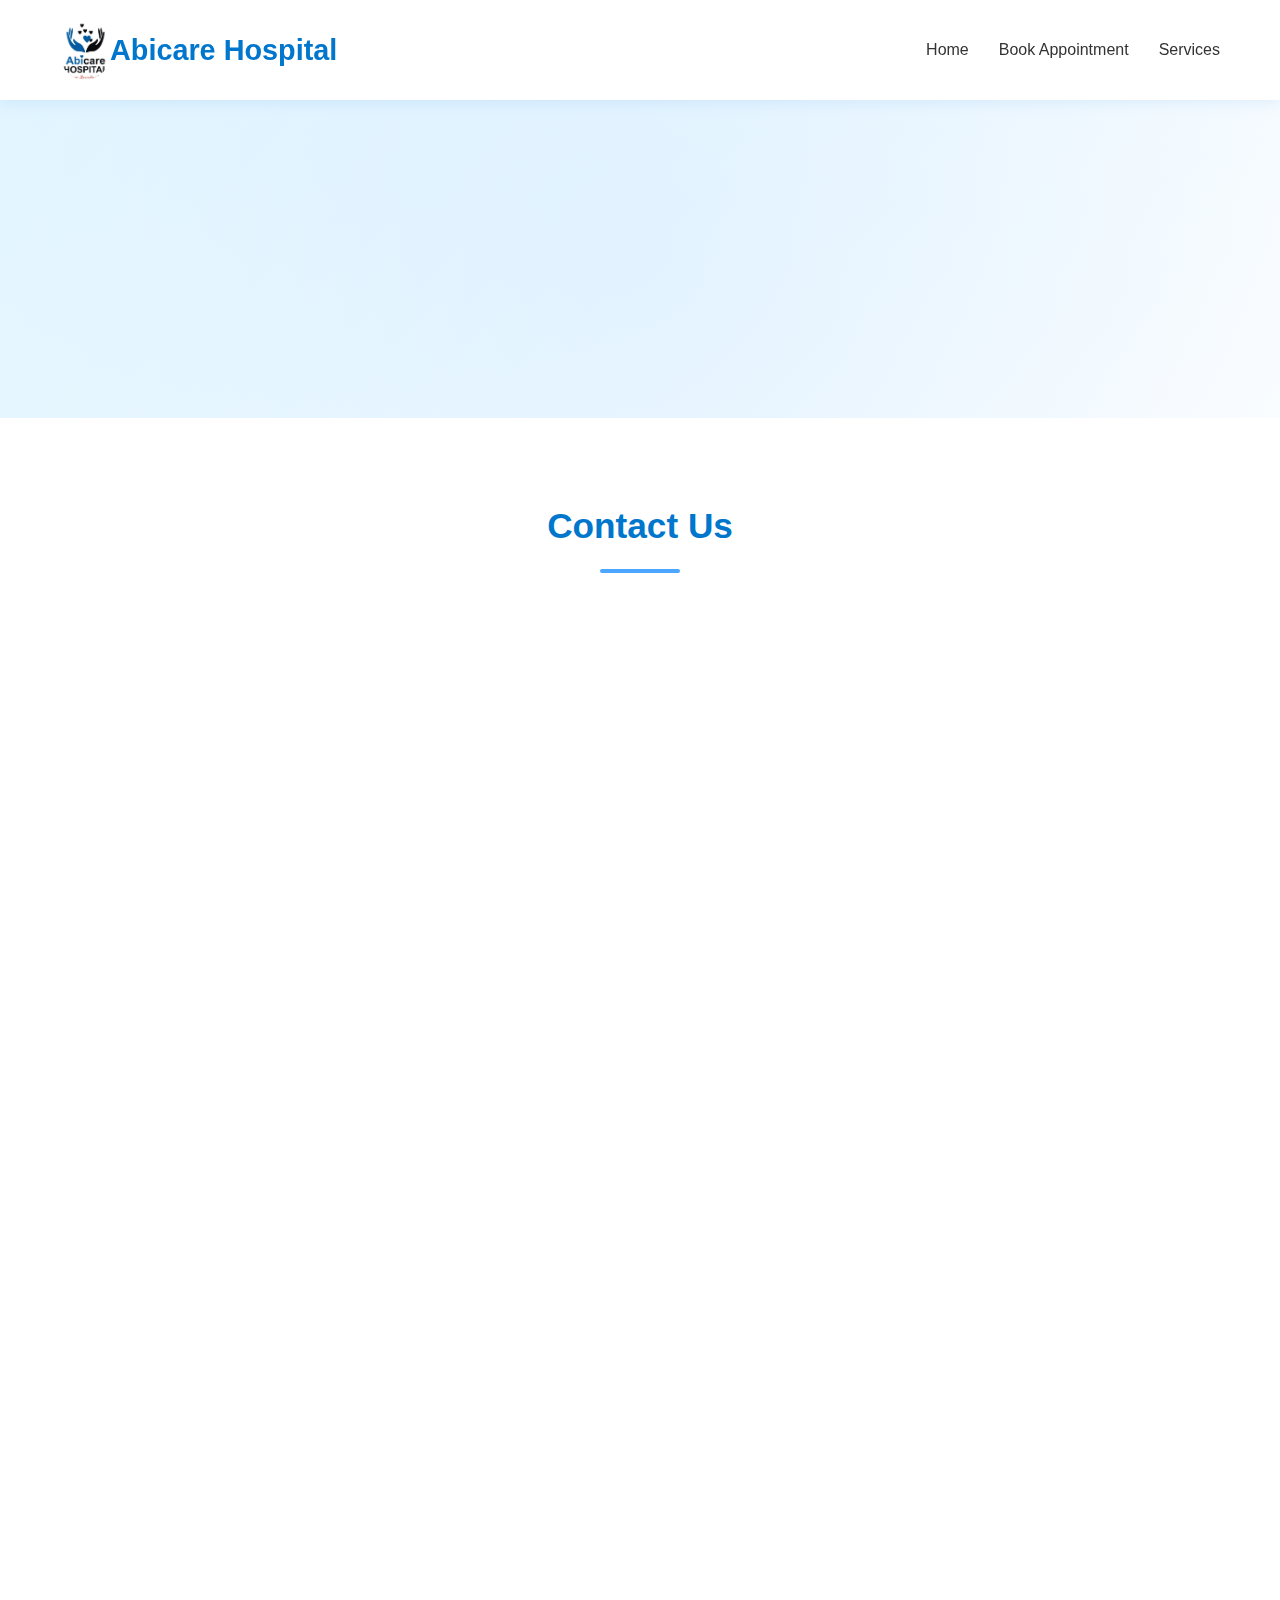
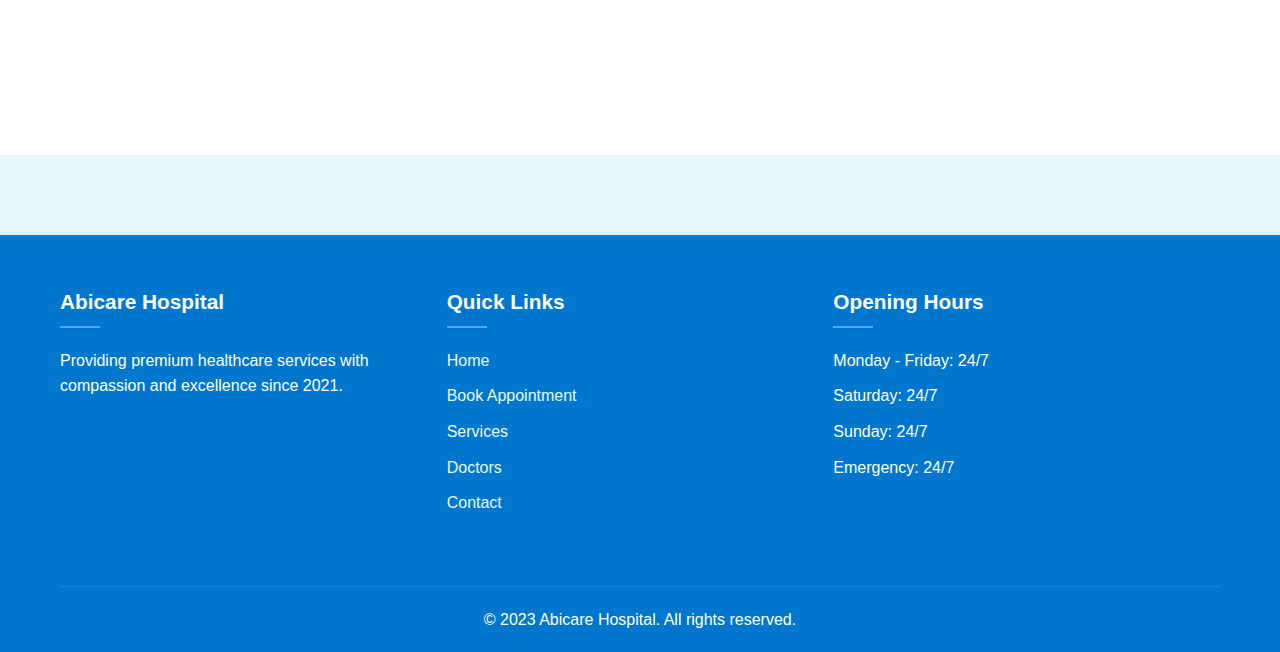
<file: contact.html>
<!DOCTYPE html>
<html lang="en">
<head>
    <meta charset="UTF-8">
    <meta name="viewport" content="width=device-width, initial-scale=1.0">
    <title>Abicare Hospital | Contact Us</title>
    <link rel="stylesheet" href="https://cdnjs.cloudflare.com/ajax/libs/font-awesome/6.4.0/css/all.min.css">
    <style>
        * {
            margin: 0;
            padding: 0;
            box-sizing: border-box;
            font-family: 'Segoe UI', Tahoma, Geneva, Verdana, sans-serif;
        }

        :root {
            --primary-blue: #e6f7ff;
            --accent-blue: #4da6ff;
            --dark-blue: #0077cc;
            --white: #ffffff;
            --light-gray: #f5f5f5;
            --text-dark: #333333;
            --success-green: #4CAF50;
            --error-red: #f44336;
        }

        body {
            background-color: var(--primary-blue);
            color: var(--text-dark);
            line-height: 1.6;
        }

        .container {
            max-width: 1200px;
            margin: 0 auto;
            padding: 0 20px;
        }

        /* Header Styles */
        header {
            background-color: var(--white);
            box-shadow: 0 2px 15px rgba(0, 119, 204, 0.1);
            position: sticky;
            top: 0;
            z-index: 100;
        }

        .header-content {
            display: flex;
            justify-content: space-between;
            align-items: center;
            padding: 20px 0;
        }

        .logo {
            display: flex;
            align-items: center;
        }

        .logo i {
            font-size: 2.5rem;
            color: var(--dark-blue);
            margin-right: 10px;
        }

        .logo h1 {
            font-size: 1.8rem;
            font-weight: 600;
            color: var(--dark-blue);
        }

        nav ul {
            display: flex;
            list-style: none;
        }

        nav ul li {
            margin-left: 30px;
        }

        nav ul li a {
            text-decoration: none;
            color: var(--text-dark);
            font-weight: 500;
            transition: color 0.3s;
            position: relative;
        }

        nav ul li a:hover {
            color: var(--dark-blue);
        }

        nav ul li a::after {
            content: '';
            position: absolute;
            width: 0;
            height: 2px;
            bottom: -5px;
            left: 0;
            background-color: var(--dark-blue);
            transition: width 0.3s;
        }

        nav ul li a:hover::after {
            width: 100%;
        }

        /* Hero Section */
        .hero {
            background: linear-gradient(135deg, var(--primary-blue) 0%, var(--white) 100%);
            padding: 80px 0;
            text-align: center;
            position: relative;
            overflow: hidden;
        }

        .hero::before {
            content: '';
            position: absolute;
            top: -50%;
            left: -50%;
            width: 200%;
            height: 200%;
            background: radial-gradient(circle, rgba(77, 166, 255, 0.1) 0%, rgba(255, 255, 255, 0) 70%);
            animation: pulse 15s infinite linear;
        }

        @keyframes pulse {
            0% {
                transform: rotate(0deg);
            }
            100% {
                transform: rotate(360deg);
            }
        }

        .hero-content {
            max-width: 800px;
            margin: 0 auto;
            position: relative;
            z-index: 1;
        }

        .hero h2 {
            font-size: 3rem;
            margin-bottom: 20px;
            color: var(--dark-blue);
            opacity: 0;
            animation: fadeInUp 1s forwards 0.5s;
        }

        .hero p {
            font-size: 1.2rem;
            margin-bottom: 30px;
            color: #555;
            opacity: 0;
            animation: fadeInUp 1s forwards 0.8s;
        }

        /* Contact Section */
        .contact-section {
            padding: 80px 0;
            background-color: var(--white);
        }

        .section-title {
            text-align: center;
            margin-bottom: 50px;
            color: var(--dark-blue);
            font-size: 2.2rem;
            position: relative;
        }

        .section-title::after {
            content: '';
            display: block;
            width: 80px;
            height: 4px;
            background-color: var(--accent-blue);
            margin: 15px auto;
            border-radius: 2px;
        }

        .contact-container {
            display: grid;
            grid-template-columns: 1fr 1fr;
            gap: 50px;
        }

        .contact-form {
            background-color: var(--white);
            padding: 40px;
            border-radius: 15px;
            box-shadow: 0 10px 30px rgba(0, 119, 204, 0.1);
            transform: translateY(30px);
            opacity: 0;
            animation: fadeInUp 0.8s forwards;
        }

        .form-group {
            margin-bottom: 25px;
        }

        .form-group label {
            display: block;
            margin-bottom: 8px;
            font-weight: 500;
            color: var(--text-dark);
        }

        .form-control {
            width: 100%;
            padding: 15px;
            border: 1px solid #ddd;
            border-radius: 8px;
            font-size: 1rem;
            transition: all 0.3s;
            background-color: var(--light-gray);
        }

        .form-control:focus {
            outline: none;
            border-color: var(--accent-blue);
            box-shadow: 0 0 0 3px rgba(77, 166, 255, 0.2);
        }

        textarea.form-control {
            resize: vertical;
            min-height: 120px;
        }

        .submit-btn {
            background-color: var(--dark-blue);
            color: var(--white);
            border: none;
            padding: 16px 40px;
            border-radius: 50px;
            font-size: 1.1rem;
            font-weight: 600;
            cursor: pointer;
            transition: all 0.3s;
            display: block;
            margin: 30px auto 0;
            box-shadow: 0 4px 15px rgba(0, 119, 204, 0.3);
        }

        .submit-btn:hover {
            background-color: var(--accent-blue);
            transform: translateY(-3px);
            box-shadow: 0 6px 20px rgba(0, 119, 204, 0.4);
        }

        .submit-btn:disabled {
            background-color: #cccccc;
            cursor: not-allowed;
            transform: none;
            box-shadow: none;
        }

        /* Map Section */
        .map-container {
            height: 500px;
            border-radius: 15px;
            overflow: hidden;
            box-shadow: 0 10px 30px rgba(0, 119, 204, 0.1);
            transform: translateY(30px);
            opacity: 0;
            animation: fadeInUp 0.8s forwards 0.3s;
        }

        .map-iframe {
            width: 100%;
            height: 100%;
            border: none;
            filter: grayscale(0.2) contrast(1.1) brightness(1.1);
        }

        .map-overlay {
            position: absolute;
            top: 0;
            left: 0;
            right: 0;
            bottom: 0;
            background: linear-gradient(135deg, rgba(77, 166, 255, 0.1) 0%, rgba(255, 255, 255, 0) 100%);
            pointer-events: none;
            border-radius: 15px;
        }

        /* Contact Info */
        .contact-info {
            margin-top: 50px;
            display: grid;
            grid-template-columns: repeat(auto-fit, minmax(250px, 1fr));
            gap: 30px;
        }

        .info-card {
            background-color: var(--primary-blue);
            padding: 30px;
            border-radius: 10px;
            text-align: center;
            transition: transform 0.3s;
            opacity: 0;
            transform: translateY(20px);
        }

        .info-card:nth-child(1) {
            animation: fadeInUp 0.8s forwards 0.5s;
        }

        .info-card:nth-child(2) {
            animation: fadeInUp 0.8s forwards 0.7s;
        }

        .info-card:nth-child(3) {
            animation: fadeInUp 0.8s forwards 0.9s;
        }

        .info-card:hover {
            transform: translateY(-10px);
        }

        .info-icon {
            font-size: 2.5rem;
            color: var(--dark-blue);
            margin-bottom: 20px;
        }

        .info-card h3 {
            margin-bottom: 15px;
            color: var(--dark-blue);
        }

        /* Messages */
        .message {
            padding: 15px;
            border-radius: 8px;
            margin-top: 20px;
            text-align: center;
            animation: fadeIn 0.5s;
            display: none;
        }

        .success-message {
            background-color: #d4edda;
            color: #155724;
            border: 1px solid #c3e6cb;
        }

        .error-message {
            background-color: #f8d7da;
            color: #721c24;
            border: 1px solid #f5c6cb;
        }

        .loading-message {
            background-color: #d1ecf1;
            color: #0c5460;
            border: 1px solid #bee5eb;
        }

        /* Footer */
        footer {
            background-color: var(--dark-blue);
            color: var(--white);
            padding: 50px 0 20px;
            margin-top: 80px;
        }

        .footer-content {
            display: flex;
            justify-content: space-between;
            flex-wrap: wrap;
            margin-bottom: 30px;
        }

        .footer-column {
            flex: 1;
            min-width: 250px;
            margin-bottom: 30px;
        }

        .footer-column h3 {
            margin-bottom: 20px;
            font-size: 1.3rem;
            position: relative;
            padding-bottom: 10px;
        }

        .footer-column h3::after {
            content: '';
            position: absolute;
            left: 0;
            bottom: 0;
            width: 40px;
            height: 2px;
            background-color: var(--accent-blue);
        }

        .footer-column ul {
            list-style: none;
        }

        .footer-column ul li {
            margin-bottom: 10px;
        }

        .footer-column ul li a {
            color: #e6f7ff;
            text-decoration: none;
            transition: color 0.3s;
        }

        .footer-column ul li a:hover {
            color: var(--white);
            padding-left: 5px;
        }

        .copyright {
            text-align: center;
            padding-top: 20px;
            border-top: 1px solid rgba(255, 255, 255, 0.1);
        }

        /* Animations */
        @keyframes fadeInUp {
            from {
                opacity: 0;
                transform: translateY(30px);
            }
            to {
                opacity: 1;
                transform: translateY(0);
            }
        }

        @keyframes fadeIn {
            from {
                opacity: 0;
            }
            to {
                opacity: 1;
            }
        }

        /* Responsive Design */
        @media (max-width: 768px) {
            .header-content {
                flex-direction: column;
                text-align: center;
            }

            nav ul {
                margin-top: 20px;
                justify-content: center;
            }

            nav ul li {
                margin: 0 10px;
            }

            .hero h2 {
                font-size: 2.2rem;
            }

            .contact-container {
                grid-template-columns: 1fr;
                gap: 30px;
            }

            .contact-form {
                padding: 25px;
            }

            .map-container {
                height: 300px;
                order: -1;
            }
        }
    </style>
</head>
<body>
    <!-- Header -->
    <header>
        <div class="container">
            <div class="header-content">
                <div class="logo">
                    <img src="abicare-logop.jpg" alt="" style="width: 50px; border-radius: 30px;">
                    <h1>Abicare Hospital</h1>
                </div>
                <nav>
                    <ul>
                        <li><a href="index.html">Home</a></li>
                        <li><a href="book.html">Book Appointment</a></li>
                        <li><a href="services.html">Services</a></li>
                        
                        
                    </ul>
                </nav>
            </div>
        </div>
    </header>

    <!-- Hero Section -->
    <section class="hero">
        <div class="container">
            <div class="hero-content">
                <h2>Get In Touch With Us</h2>
                <p>We're here to answer your questions and provide the support you need. Contact us today.</p>
            </div>
        </div>
    </section>

    <!-- Contact Section -->
    <section class="contact-section">
        <div class="container">
            <h2 class="section-title">Contact Us</h2>
            
            <div class="contact-container">
                <!-- Contact Form -->
                <div class="contact-form">
                    <form id="contactForm">
                        <div class="form-group">
                            <label for="fullName">Full Name</label>
                            <input type="text" id="fullName" class="form-control" required>
                        </div>
                        
                        <div class="form-group">
                            <label for="email">Email Address</label>
                            <input type="email" id="email" class="form-control" required>
                        </div>
                        
                        <div class="form-group">
                            <label for="phone">Phone Number</label>
                            <input type="tel" id="phone" class="form-control">
                        </div>
                        
                        <div class="form-group">
                            <label for="subject">Subject</label>
                            <select id="subject" class="form-control" required>
                                <option value="">Select Subject</option>
                                <option value="general">General Inquiry</option>
                                <option value="appointment">Appointment Question</option>
                                <option value="billing">Billing Inquiry</option>
                                <option value="feedback">Feedback</option>
                                <option value="other">Other</option>
                            </select>
                        </div>
                        
                        <div class="form-group">
                            <label for="message">Your Message</label>
                            <textarea id="message" class="form-control" rows="5" required></textarea>
                        </div>
                        
                        <button type="submit" class="submit-btn" id="submitBtn">Send Message</button>
                        
                        <div class="message success-message" id="successMessage">
                            <i class="fas fa-check-circle"></i> Your message has been sent successfully! We'll get back to you soon.
                        </div>
                        
                        <div class="message error-message" id="errorMessage">
                            <i class="fas fa-exclamation-circle"></i> There was an error sending your message. Please try again.
                        </div>
                        
                        <div class="message loading-message" id="loadingMessage">
                            <i class="fas fa-spinner fa-spin"></i> Sending your message...
                        </div>
                    </form>
                </div>
                
                <!-- Embedded Google Map -->
                <div class="map-container">
                   <iframe src="https://www.google.com/maps/embed?pb=!1m18!1m12!1m3!1d3946.277626509807!2d4.6079219999999985!3d8.4723617!2m3!1f0!2f0!3f0!3m2!1i1024!2i768!4f13.1!3m3!1m2!1s0x10364d00799c58af%3A0xddd1c2e9c988134f!2sABICARE%20HOSPITAL!5e0!3m2!1sen!2sng!4v1761242628610!5m2!1sen!2sng" width="600" height="450" style="border:0;" allowfullscreen="" loading="lazy" referrerpolicy="no-referrer-when-downgrade"></iframe>
                    <div class="map-overlay"></div>
                </div>
            </div>
            
            <!-- Contact Information -->
            <div class="contact-info">
                <div class="info-card">
                    <div class="info-icon">
                        <i class="fas fa-map-marker-alt"></i>
                    </div>
                    <h3>Our Location</h3>
                    <p>Along awolowo road<br> ilorin city.</p>
                </div>
                
                <div class="info-card">
                    <div class="info-icon">
                        <i class="fas fa-phone"></i>
                    </div>
                    <h3>Phone Number</h3>
                    <p>+234 814-523-3454<br>+234 814-523-3454</p>
                </div>
                
                <div class="info-card">
                    <div class="info-icon">
                        <i class="fas fa-envelope"></i>
                    </div>
                    <h3>Email Address</h3>
                    <p>abicare.msl@gmail.com.com</p>
                </div>
            </div>
        </div>
    </section>

    <!-- Footer -->
    <footer>
        <div class="container">
            <div class="footer-content">
                <div class="footer-column">
                    <h3>Abicare Hospital</h3>
                    <p>Providing premium healthcare services with compassion and excellence since 2021.</p>
                </div>
                <div class="footer-column">
                    <h3>Quick Links</h3>
                    <ul>
                        <li><a href="index.html">Home</a></li>
                        <li><a href="book.html">Book Appointment</a></li>
                        <li><a href="services.html">Services</a></li>
                        <li><a href="doctors.html">Doctors</a></li>
                        <li><a href="contact.html">Contact</a></li>
                    </ul>
                </div>
                <div class="footer-column">
                    <h3>Opening Hours</h3>
                    <ul>
                        <li>Monday - Friday: 24/7</li>
                        <li>Saturday: 24/7</li>
                        <li>Sunday: 24/7</li>
                        <li>Emergency: 24/7</li>
                    </ul>
                </div>
            </div>
            <div class="copyright">
                <p>&copy; 2023 Abicare Hospital. All rights reserved.</p>
            </div>
        </div>
    </footer>

    <script>
        // Form submission handling
        document.getElementById('contactForm').addEventListener('submit', async function(e) {
            e.preventDefault();
            
            if (!validateForm()) {
                return;
            }
            
            // Show loading message
            document.getElementById('loadingMessage').style.display = 'block';
            document.getElementById('successMessage').style.display = 'none';
            document.getElementById('errorMessage').style.display = 'none';
            
            // Disable submit button
            document.getElementById('submitBtn').disabled = true;
            
            // Get form data
            const formData = {
                fullName: document.getElementById('fullName').value.trim(),
                email: document.getElementById('email').value.trim(),
                phone: document.getElementById('phone').value.trim(),
                subject: document.getElementById('subject').value,
                message: document.getElementById('message').value.trim(),
                timestamp: new Date().toLocaleString(),
                type: 'contact'
            };
            
            try {
                // Submit to Google Sheets
                const success = await submitToGoogleSheets(formData);
                
                if (success) {
                    // Show success message
                    document.getElementById('loadingMessage').style.display = 'none';
                    document.getElementById('successMessage').style.display = 'block';
                    
                    // Reset form
                    document.getElementById('contactForm').reset();
                    
                    // Scroll to success message
                    document.getElementById('successMessage').scrollIntoView({ behavior: 'smooth' });
                } else {
                    throw new Error('Submission failed');
                }
            } catch (error) {
                console.error('Error submitting form:', error);
                
                // Show error message
                document.getElementById('loadingMessage').style.display = 'none';
                document.getElementById('errorMessage').style.display = 'block';
            } finally {
                // Re-enable submit button
                document.getElementById('submitBtn').disabled = false;
            }
        });

        // Form validation
        function validateForm() {
            const fullName = document.getElementById('fullName').value.trim();
            const email = document.getElementById('email').value.trim();
            const subject = document.getElementById('subject').value;
            const message = document.getElementById('message').value.trim();
            
            // Basic validation
            if (!fullName || !email || !subject || !message) {
                alert('Please fill in all required fields');
                return false;
            }
            
            // Email validation
            const emailRegex = /^[^\s@]+@[^\s@]+\.[^\s@]+$/;
            if (!emailRegex.test(email)) {
                alert('Please enter a valid email address');
                return false;
            }
            
            return true;
        }

        // Google Sheets Integration
        async function submitToGoogleSheets(data) {
            // Replace with your Google Apps Script Web App URL
            const scriptURL = 'https://script.google.com/macros/s/AKfycbwKz7KEpHH-OUFrgCIuZ8wM9RaKmMk16BLosW01EsuXhnVlmqr_LRKC76fmBw1BNQyI/exec';
            
            try {
                const response = await fetch(scriptURL, {
                    method: 'POST',
                    mode: 'no-cors',
                    headers: {
                        'Content-Type': 'application/json',
                    },
                    body: JSON.stringify(data)
                });
                
                return true;
            } catch (error) {
                console.error('Google Sheets error:', error);
                return false;
            }
        }

        // Animation on scroll
        const observerOptions = {
            threshold: 0.1,
            rootMargin: '0px 0px -50px 0px'
        };

        const observer = new IntersectionObserver((entries) => {
            entries.forEach(entry => {
                if (entry.isIntersecting) {
                    entry.target.style.opacity = '1';
                    entry.target.style.transform = 'translateY(0)';
                }
            });
        }, observerOptions);

        // Observe elements for animation
        document.querySelectorAll('.info-card').forEach(card => {
            observer.observe(card);
        });

        // Real-time form validation
        document.querySelectorAll('.form-control').forEach(input => {
            input.addEventListener('blur', function() {
                if (this.value.trim() === '' && this.hasAttribute('required')) {
                    this.style.borderColor = 'var(--error-red)';
                } else {
                    this.style.borderColor = '#ddd';
                }
            });
        });

        // Update map location if needed
        function updateMapLocation(address) {
            // You can update the iframe src with a new address
            const encodedAddress = encodeURIComponent(address);
            const iframe = document.querySelector('.map-iframe');
            iframe.src = `https://www.google.com/maps/embed?pb=!1m18!1m12!1m3!1d3024.177600296936!2d-73.98784428459418!3d40.70583157933205!2m3!1f0!2f0!3f0!3m2!1i1024!2i768!4f13.1!3m3!1m2!1s0x89c25a315c0f85c5%3A0x6ffc076a96c9d43c!2s${encodedAddress}!5e0!3m2!1sen!2s!4v1620000000000!5m2!1sen!2s`;
        }

        // Example: To change the map location, call:
        // updateMapLocation("Your New Address, City, State, Zip");
    </script>
</body>

</html>
</file>
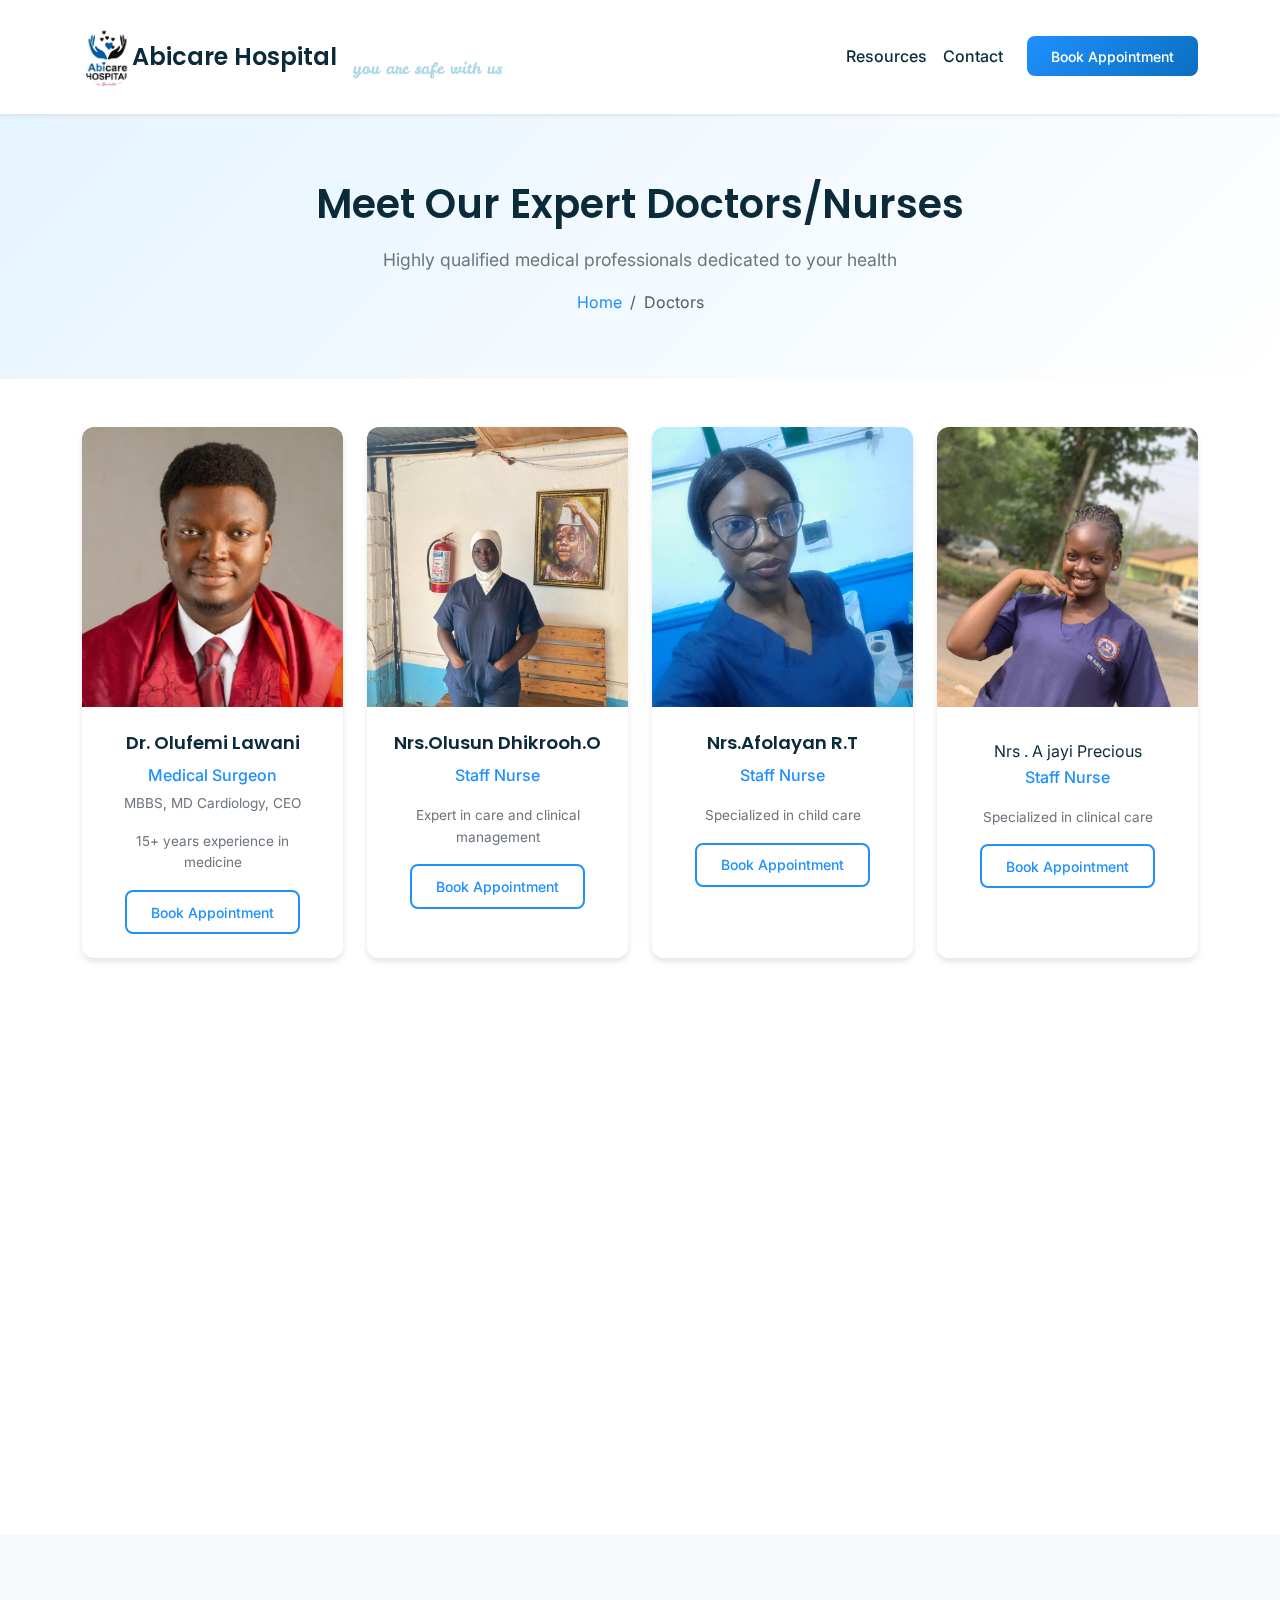
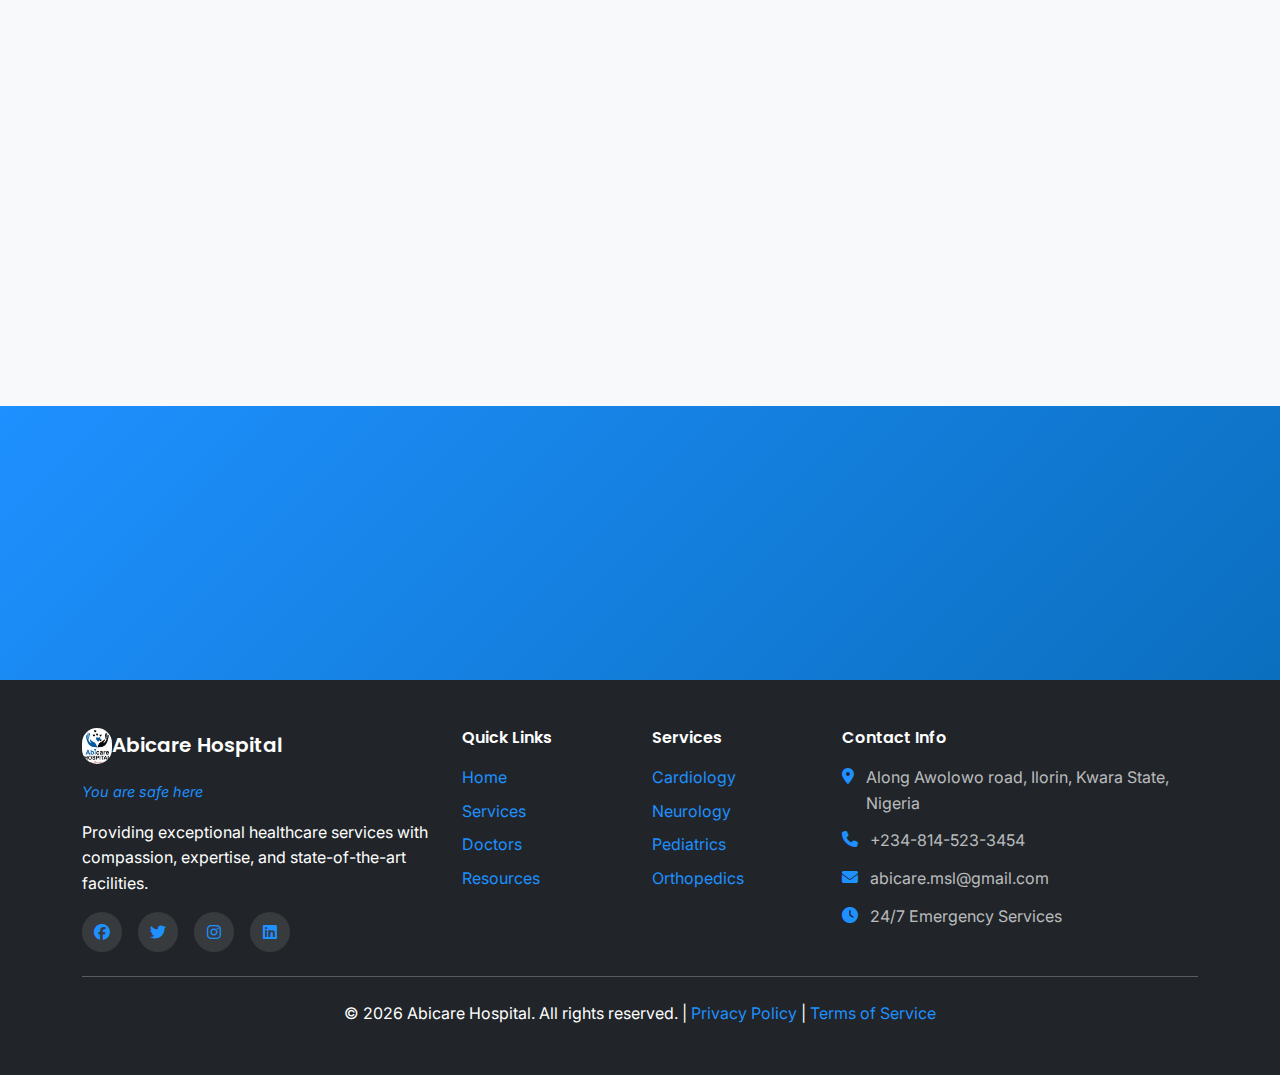
<file: doctors.html>
<!DOCTYPE html>
<html lang="en">
<head>
    <meta charset="UTF-8">
    <meta name="viewport" content="width=device-width, initial-scale=1.0">
    <meta name="description" content="Meet the expert medical team at Abicare Hospital - Experienced specialists dedicated to your health and wellbeing.">
    <title>Our Doctors - Abicare Hospital</title>
    
    <link href="https://cdn.jsdelivr.net/npm/bootstrap@5.3.0/dist/css/bootstrap.min.css" rel="stylesheet">
    <link href="https://unpkg.com/aos@2.3.1/dist/aos.css" rel="stylesheet">
    <link href="https://fonts.googleapis.com/css2?family=Poppins:wght@400;600;700&family=Inter:wght@300;400;500;600&display=swap" rel="stylesheet">
    <link rel="stylesheet" href="https://cdnjs.cloudflare.com/ajax/libs/font-awesome/6.4.0/css/all.min.css">
    <link rel="stylesheet" href="style.css">
</head>
 <style>
@import url('https://fonts.googleapis.com/css2?family=Leckerli+One&family=Luxurious+Script&family=Manufacturing+Consent&family=Open+Sans:ital,wght@0,300..800;1,300..800&family=Roboto:ital,wght@0,100..900;1,100..900&family=Rye&display=swap');
.Motto {
  font-family: "Leckerli One", cursive;
  font-weight: 500;
  font-style: normal;
 margin-top: 40px;
color: lightblue;

}

</style>
<body>
    <!-- Navbar -->
    <nav class="navbar navbar-expand-lg navbar-light bg-white sticky-top shadow-sm">
        <div class="container">
            <a class="navbar-brand" href="index.html">
                 <img src="abicare-logop.jpg" alt="" style="width: 50px; border-radius: 30px;">
                <span class="brand-text">Abicare Hospital</span>
                
            </a>
             <p class="Motto"> you are safe with us</p>
            <button class="navbar-toggler" type="button" data-bs-toggle="collapse" data-bs-target="#navbarNav">
                <span class="navbar-toggler-icon"></span>
            </button>
            <div class="collapse navbar-collapse" id="navbarNav">
                <ul class="navbar-nav ms-auto">
                    <li class="nav-item">
                        <a class="nav-link" href="resources.html">Resources</a>
                    </li>
                    
                    <li class="nav-item">
                        <a class="nav-link" href="contact.html">Contact</a>
                    </li>
                    <li class="nav-item">
                        <a class="btn btn-primary btn-sm ms-lg-3" href="book.html">Book Appointment</a>
                    </li>
                </ul>
            </div>
        </div>
    </nav>

    <!-- Page Header -->
    <section class="page-header">
        <div class="container">
            <h1 data-aos="fade-up">Meet Our Expert Doctors/Nurses</h1>
            <p data-aos="fade-up" data-aos-delay="100">Highly qualified medical professionals dedicated to your health</p>
            <nav aria-label="breadcrumb" data-aos="fade-up" data-aos-delay="200">
                <ol class="breadcrumb">
                    <li class="breadcrumb-item"><a href="index.html">Home</a></li>
                    <li class="breadcrumb-item active">Doctors</li>
                </ol>
            </nav>
        </div>
    </section>

    <!-- Doctors Directory -->
    <section class="py-5">
        <div class="container">
            <div class="row g-4">
                <!-- Doctor 1 -->
                <div class="col-lg-3 col-md-6" data-aos="fade-up" data-aos-delay="100">
                    <div class="doctor-card">
                        <div class="doctor-image">
                            <img src="abicare-ceo.jpeg" alt="Dr. Olufemi Lawani">
                        </div>
                        <div class="doctor-info">
                            <h5>Dr. Olufemi Lawani</h5>
                            <p class="specialty">Medical Surgeon</p>
                            <p class="credentials">MBBS, MD Cardiology, CEO</p>
                            <p style="font-size: 0.85rem; color: #6c757d;">15+ years experience in  medicine</p>
                            <a href="book.html" class="btn btn-sm btn-outline-primary">Book Appointment</a>
                        </div>
                    </div>
                </div>

                <!-- Doctor 2 -->
                <div class="col-lg-3 col-md-6" data-aos="fade-up" data-aos-delay="200">
                    <div class="doctor-card">
                        <div class="doctor-image">
                            <img src="nurse1.jpg" alt="Nrs.Olosun Dhikrooh.O">
                        </div>
                        <div class="doctor-info">
                            <h5>Nrs.Olusun Dhikrooh.O</h5>
                            <p class="specialty">Staff Nurse</p>
                            <p class="credentials"></p>
                            <p style="font-size: 0.85rem; color: #6c757d;">Expert in care and clinical management</p>
                            <a href="book.html" class="btn btn-sm btn-outline-primary">Book Appointment</a>
                        </div>
                    </div>
                </div>

                <!-- Doctor 3 -->
                <div class="col-lg-3 col-md-6" data-aos="fade-up" data-aos-delay="300">
                    <div class="doctor-card">
                        <div class="doctor-image">
                            <img src="nurse5.jpg" alt="Nrs.Afolayan .R.T">
                        </div>
                        <div class="doctor-info">
                            <h5>Nrs.Afolayan R.T</h5>
                            <p class="specialty">Staff Nurse</p>
                            <p class="credentials"></p>
                            <p style="font-size: 0.85rem; color: #6c757d;">Specialized in child care </p>
                            <a href="book.html" class="btn btn-sm btn-outline-primary">Book Appointment</a>
                        </div>
                    </div>
                </div>

                <!-- Doctor 4 -->
                <div class="col-lg-3 col-md-6" data-aos="fade-up" data-aos-delay="400">
                    <div class="doctor-card">
                        <div class="doctor-image">
                            <img src="nurse2.jpg" alt="Nrs.Ajayi Precoius ">
                        </div>
                        <div class="doctor-info">
                            <h5></h5>Nrs . A jayi Precious
                            <p class="specialty">Staff Nurse</p>
                            <p class="credentials"></p>
                            <p style="font-size: 0.85rem; color: #6c757d;">Specialized in clinical care</p>
                            <a href="book.html" class="btn btn-sm btn-outline-primary">Book Appointment</a>
                        </div>
                    </div>
                </div>

                <!-- Doctor 5 -->
                <div class="col-lg-3 col-md-6" data-aos="fade-up" data-aos-delay="100">
                    <div class="doctor-card">
                        <div class="doctor-image">
                            <img src="Nurse3.jpg" alt="Dr. Jalo.K ">
                        </div>
                        <div class="doctor-info">
                            <h5>Nrs.Jalo.K </h5>
                            <p class="specialty">Staff Nurse</p>
                            <p class="credentials"></p>
                            <p style="font-size: 0.85rem; color: #6c757d;">Women's care Specialist</p>
                            <a href="book.html" class="btn btn-sm btn-outline-primary">Book Appointment</a>
                        </div>
                    </div>
                </div>

                <!-- Doctor 6 -->
                <div class="col-lg-3 col-md-6" data-aos="fade-up" data-aos-delay="200">
                    <div class="doctor-card">
                        <div class="doctor-image">
                            <img src="nurse6.jpg" alt="Dr. Oluwaseun Bankole">
                        </div>
                        <div class="doctor-info">
                            <h5>Dr. Oladipupo B.T </h5>
                            <p class="specialty">Staff Nurse</p>
                            <p class="credentials"></p>
                            <p style="font-size: 0.85rem; color: #6c757d;">Expert in patient onboarding and care</p>
                            <a href="book.html" class="btn btn-sm btn-outline-primary">Book Appointment</a>
                        </div>
                    </div>
                </div>
<!--
        
                <div class="col-lg-3 col-md-6" data-aos="fade-up" data-aos-delay="300">
                    <div class="doctor-card">
                        <div class="doctor-image">
                            <img src="https://images.unsplash.com/photo-1651008376811-b90baee60c1f?w=400" alt="Dr. Fatima Abubakar">
                        </div>
                        <div class="doctor-info">
                            <h5>Dr. Fatima Abubakar</h5>
                            <p class="specialty">Oncologist</p>
                            <p class="credentials">MBBS, MD Oncology</p>
                            <p style="font-size: 0.85rem; color: #6c757d;">Cancer treatment & palliative care specialist</p>
                            <a href="book.html" class="btn btn-sm btn-outline-primary">Book Appointment</a>
                        </div>
                    </div>
                </div>

               
                <div class="col-lg-3 col-md-6" data-aos="fade-up" data-aos-delay="400">
                    <div class="doctor-card">
                        <div class="doctor-image">
                            <img src="https://images.unsplash.com/photo-1618498082410-b4aa22193b38?w=400" alt="Dr. Chukwudi Eze">
                        </div>
                        <div class="doctor-info">
                            <h5>Dr. Chukwudi Eze</h5>
                            <p class="specialty">Radiologist</p>
                            <p class="credentials">MBBS, MD Radiology</p>
                            <p style="font-size: 0.85rem; color: #6c757d;">Expert in diagnostic imaging & interventions</p>
                            <a href="book.html" class="btn btn-sm btn-outline-primary">Book Appointment</a>
                        </div>
                    </div>
                </div>

               
                <div class="col-lg-3 col-md-6" data-aos="fade-up" data-aos-delay="100">
                    <div class="doctor-card">
                        <div class="doctor-image">
                            <img src="https://images.unsplash.com/photo-1573496359142-b8d87734a5a2?w=400" alt="Dr. Blessing Okoro">
                        </div>
                        <div class="doctor-info">
                            <h5>Dr. Blessing Okoro</h5>
                            <p class="specialty">Dermatologist</p>
                            <p class="credentials">MBBS, MD Dermatology</p>
                            <p style="font-size: 0.85rem; color: #6c757d;">Skin care & cosmetic dermatology expert</p>
                            <a href="book.html" class="btn btn-sm btn-outline-primary">Book Appointment</a>
                        </div>
                    </div>
                </div>

                <div class="col-lg-3 col-md-6" data-aos="fade-up" data-aos-delay="200">
                    <div class="doctor-card">
                        <div class="doctor-image">
                            <img src="https://images.unsplash.com/photo-1612531386530-97286ba00ad4?w=400" alt="Dr. Tunde Adegoke">
                        </div>
                        <div class="doctor-info">
                            <h5>Dr. Tunde Adegoke</h5>
                            <p class="specialty">Ophthalmologist</p>
                            <p class="credentials">MBBS, MS Ophthalmology</p>
                            <p style="font-size: 0.85rem; color: #6c757d;">Eye surgery & vision correction specialist</p>
                            <a href="book.html" class="btn btn-sm btn-outline-primary">Book Appointment</a>
                        </div>
                    </div>
                </div>

                
                <div class="col-lg-3 col-md-6" data-aos="fade-up" data-aos-delay="300">
                    <div class="doctor-card">
                        <div class="doctor-image">
                            <img src="https://images.unsplash.com/photo-1584467735815-f778f274e296?w=400" alt="Dr. Kemi Adeleke">
                        </div>
                        <div class="doctor-info">
                            <h5>Dr. Kemi Adeleke</h5>
                            <p class="specialty">Dentist</p>
                            <p class="credentials">BDS, MDS Prosthodontics</p>
                            <p style="font-size: 0.85rem; color: #6c757d;">Cosmetic & restorative dentistry</p>
                            <a href="book.html" class="btn btn-sm btn-outline-primary">Book Appointment</a>
                        </div>
                    </div>
                </div>

                
                <div class="col-lg-3 col-md-6" data-aos="fade-up" data-aos-delay="400">
                    <div class="doctor-card">
                        <div class="doctor-image">
                            <img src="https://images.unsplash.com/photo-1581594693702-fbdc51b2763b?w=400" alt="Dr. Musa Abdullahi">
                        </div>
                        <div class="doctor-info">
                            <h5>Dr. Musa Abdullahi</h5>
                            <p class="specialty">Anesthesiologist</p>
                            <p class="credentials">MBBS, MD Anesthesiology</p>
                            <p style="font-size: 0.85rem; color: #6c757d;">Pain management & perioperative care</p>
                            <a href="book.html" class="btn btn-sm btn-outline-primary">Book Appointment</a>
                        </div>
                    </div>
                </div>
            -->
            </div>
        </div> 
    </section>

    <!-- Why Our Doctors Section -->
    <section class="py-5 bg-light">
        <div class="container">
            <div class="text-center mb-5" data-aos="fade-up">
                <h2 class="section-title">Why Choose Our Medical Team</h2>
                <p class="section-subtitle">Excellence in medical care and patient service</p>
            </div>
            <div class="row g-4">
                <div class="col-md-3" data-aos="fade-up" data-aos-delay="100">
                    <div class="text-center">
                        <div class="value-icon mx-auto">
                            <i class="fas fa-graduation-cap"></i>
                        </div>
                        <h5 class="mt-3">Highly Qualified</h5>
                        <p class="text-muted">All doctors are board-certified with advanced degrees from prestigious institutions</p>
                    </div>
                </div>
                <div class="col-md-3" data-aos="fade-up" data-aos-delay="200">
                    <div class="text-center">
                        <div class="value-icon mx-auto">
                            <i class="fas fa-award"></i>
                        </div>
                        <h5 class="mt-3">Award Winning</h5>
                        <p class="text-muted">Recognized nationally and internationally for medical excellence</p>
                    </div>
                </div>
                <div class="col-md-3" data-aos="fade-up" data-aos-delay="300">
                    <div class="text-center">
                        <div class="value-icon mx-auto">
                            <i class="fas fa-user-friends"></i>
                        </div>
                        <h5 class="mt-3">Patient-Centered</h5>
                        <p class="text-muted">Compassionate care tailored to each patient's unique needs</p>
                    </div>
                </div>
                <div class="col-md-3" data-aos="fade-up" data-aos-delay="400">
                    <div class="text-center">
                        <div class="value-icon mx-auto">
                            <i class="fas fa-microscope"></i>
                        </div>
                        <h5 class="mt-3">Research Leaders</h5>
                        <p class="text-muted">Active in medical research and clinical trials</p>
                    </div>
                </div>
            </div>
        </div>
    </section>

    <!-- CTA Section -->
    <section class="cta-banner py-5">
        <div class="container">
            <div class="cta-content text-center" data-aos="zoom-in">
                <h2 class="mb-4">Ready to Meet Your Doctor?</h2>
                <p class="lead mb-4">Schedule an appointment with one of our expert specialists today.</p>
                <a href="book.html" class="btn btn-light btn-lg">Book an Appointment</a>
            </div>
        </div>
    </section>

    <!-- Footer -->
    <footer class="footer bg-dark text-white py-5">
        <div class="container">
            <div class="row g-4">
                <div class="col-lg-4">
                    <h5 class="mb-3">
                         <img src="abicare-logop.jpg" alt="" style="width: 30px; border-radius: 40px;">Abicare Hospital
                    </h5>
                    <p class="tagline-footer mb-3">You are safe here</p>
                    <p>Providing exceptional healthcare services with compassion, expertise, and state-of-the-art facilities.</p>
                    <div class="social-links mt-3">
                        <a href="https://www.facebook.com/profile.php?id=61560405597436&ref=_ig_profile_ac" class="social-icon"><i class="fab fa-facebook"></i></a>
                        <a href="#" class="social-icon"><i class="fab fa-twitter"></i></a>
                        <a href="https://www.instagram.com/abicarehospital_?utm_source=ig_web_button_share_sheet&igsh=ZDNlZDc0MzIxNw==" class="social-icon"><i class="fab fa-instagram"></i></a>
                        <a href="#" class="social-icon"><i class="fab fa-linkedin"></i></a>
                    </div>
                </div>
                <div class="col-lg-2 col-md-6">
                    <h6 class="mb-3">Quick Links</h6>
                    <ul class="footer-links">
                        <li><a href="index.html">Home</a></li>
                        <li><a href="services.html">Services</a></li>
                        <li><a href="doctors.html">Doctors</a></li>
                        <li><a href="resources.html">Resources</a></li>
                    </ul>
                </div>
                <div class="col-lg-2 col-md-6">
                    <h6 class="mb-3">Services</h6>
                    <ul class="footer-links">
                        <li><a href="services.html">Cardiology</a></li>
                        <li><a href="services.html">Neurology</a></li>
                        <li><a href="services.html">Pediatrics</a></li>
                        <li><a href="services.html">Orthopedics</a></li>
                    </ul>
                </div>
                <div class="col-lg-4">
                    <h6 class="mb-3">Contact Info</h6>
                    <ul class="footer-contact">
                         <li><i class="fas fa-map-marker-alt"></i> Along Awolowo road, Ilorin, Kwara State, Nigeria</li>
                        <li><i class="fas fa-phone"></i> +234-814-523-3454</li>
                        <li><i class="fas fa-envelope"></i> abicare.msl@gmail.com</li>
                        <li><i class="fas fa-clock"></i> 24/7 Emergency Services</li>
                    </ul>
                </div>
            </div>
            <hr class="my-4 bg-secondary">
            <div class="text-center">
                <p class="mb-0">&copy; <script>document.write(new Date().getFullYear())</script> Abicare Hospital. All rights reserved. | <a href="#">Privacy Policy</a> | <a href="#">Terms of Service</a></p>
            </div>
        </div>
    </footer>

    <script src="https://cdn.jsdelivr.net/npm/bootstrap@5.3.0/dist/js/bootstrap.bundle.min.js"></script>
    <script src="https://unpkg.com/aos@2.3.1/dist/aos.js"></script>
    <script src="main.js"></script>
</body>
</html>
</file>
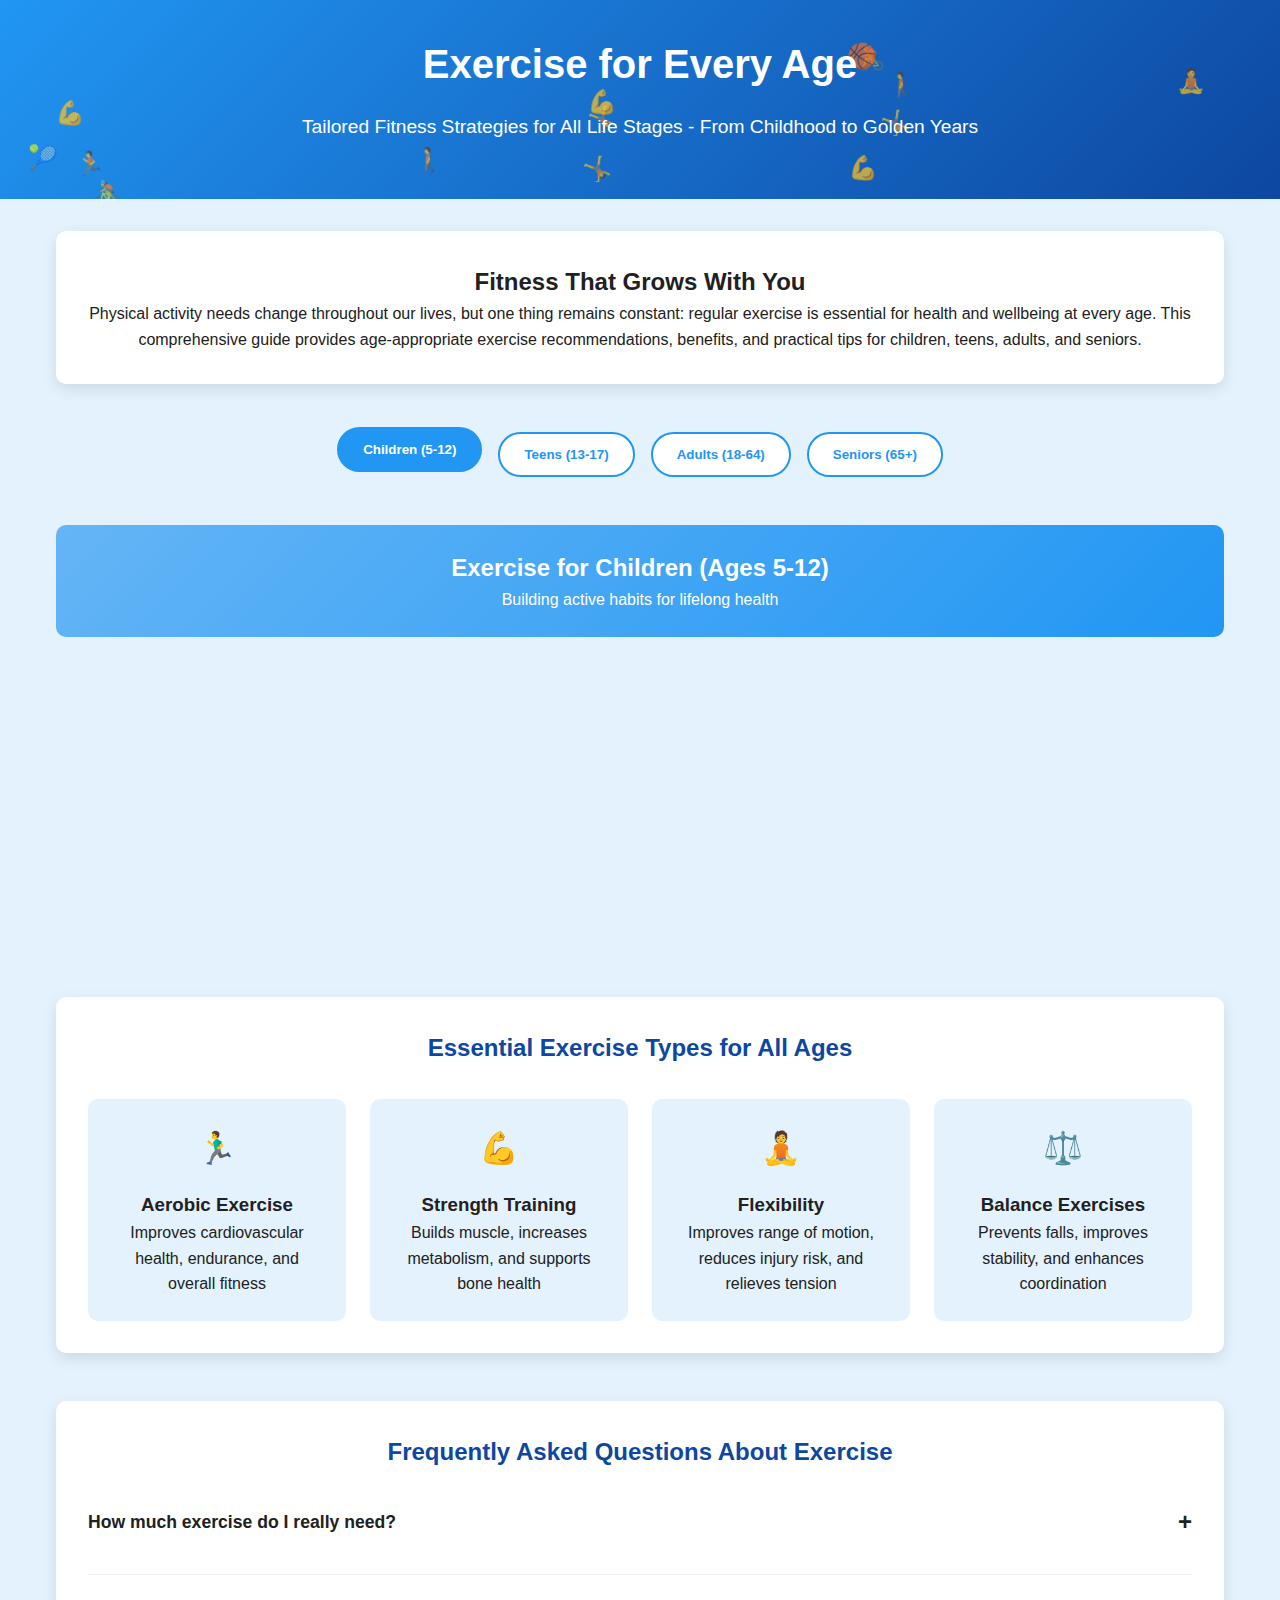
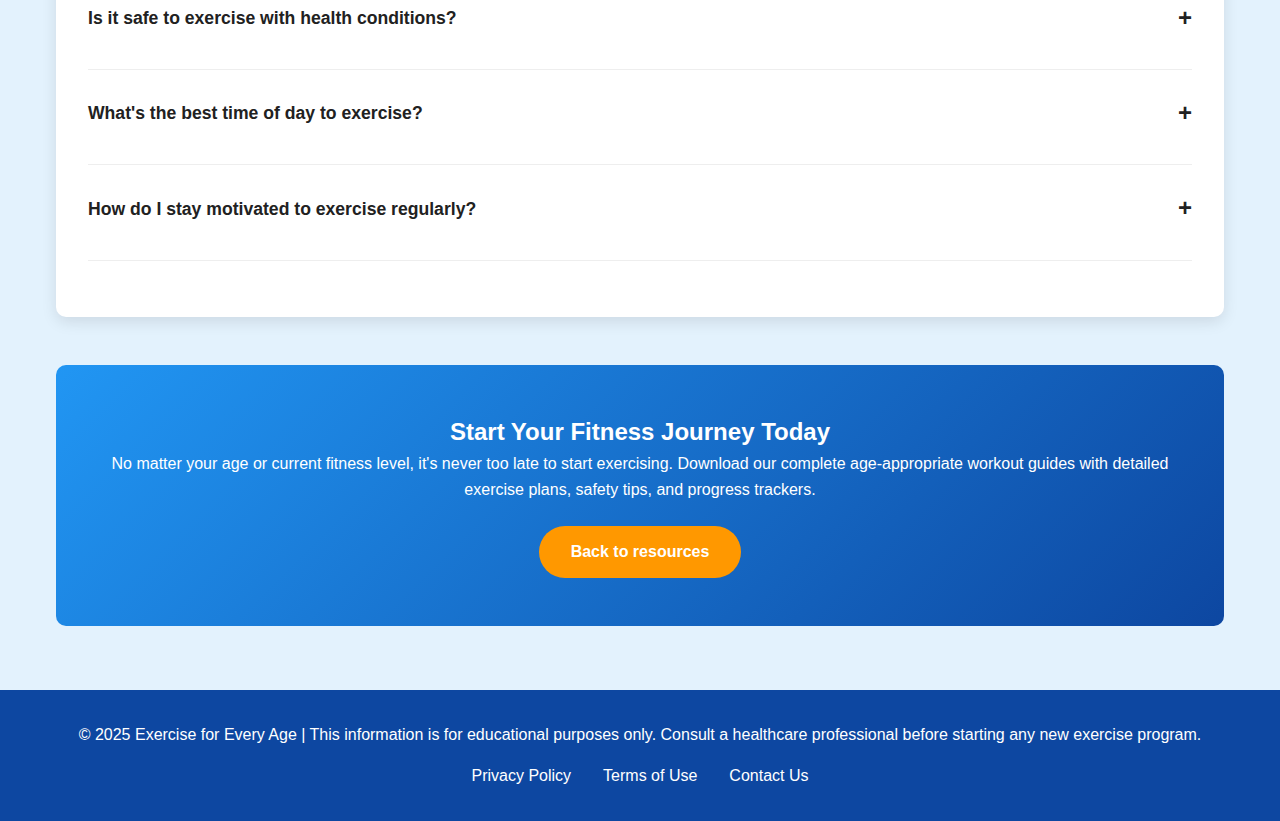
<file: excercise-age.html>
<!DOCTYPE html>
<html lang="en">
<head>
    <meta charset="UTF-8">
    <meta name="viewport" content="width=device-width, initial-scale=1.0">
    <meta name="description" content="Complete exercise guide for all ages - children, teens, adults, and seniors. Find age-appropriate workouts, fitness tips, and health benefits for every life stage.">
    <meta name="keywords" content="exercise for all ages, age-appropriate workouts, fitness for seniors, children's exercise, teen fitness, adult workouts, senior exercise">
    <title>Exercise for Every Age | Complete Fitness Guide for All Life Stages</title>
    <link rel="stylesheet" href="https://cdnjs.cloudflare.com/ajax/libs/font-awesome/6.4.0/css/all.min.css">
    <style>
        :root {
            --primary: #2196F3;
            --primary-light: #64B5F6;
            --primary-dark: #1976D2;
            --secondary: #FF9800;
            --accent: #4CAF50;
            --light: #E3F2FD;
            --dark: #0D47A1;
            --text: #212121;
            --text-light: #757575;
            --transition: all 0.3s ease;
        }
        
        * {
            margin: 0;
            padding: 0;
            box-sizing: border-box;
            font-family: 'Segoe UI', Tahoma, Geneva, Verdana, sans-serif;
        }
        
        body {
            background-color: var(--light);
            color: var(--text);
            line-height: 1.6;
            overflow-x: hidden;
        }
        
        header {
            background: linear-gradient(135deg, var(--primary), var(--dark));
            color: white;
            padding: 2rem 1rem;
            text-align: center;
            position: relative;
            overflow: hidden;
        }
        
        .exercise-animation {
            position: absolute;
            width: 100%;
            height: 100%;
            top: 0;
            left: 0;
            z-index: 0;
        }
        
        .floating-icon {
            position: absolute;
            font-size: 1.5rem;
            animation: float 6s infinite ease-in-out;
            opacity: 0.7;
        }
        
        @keyframes float {
            0%, 100% {
                transform: translateY(0) rotate(0deg);
            }
            50% {
                transform: translateY(-20px) rotate(10deg);
            }
        }
        
        .header-content {
            position: relative;
            z-index: 1;
            max-width: 800px;
            margin: 0 auto;
        }
        
        h1 {
            font-size: 2.5rem;
            margin-bottom: 1rem;
            animation: fadeInDown 1s ease;
        }
        
        .subtitle {
            font-size: 1.2rem;
            margin-bottom: 1.5rem;
            animation: fadeInUp 1s ease 0.3s both;
        }
        
        @keyframes fadeInDown {
            from {
                opacity: 0;
                transform: translateY(-20px);
            }
            to {
                opacity: 1;
                transform: translateY(0);
            }
        }
        
        @keyframes fadeInUp {
            from {
                opacity: 0;
                transform: translateY(20px);
            }
            to {
                opacity: 1;
                transform: translateY(0);
            }
        }
        
        .container {
            max-width: 1200px;
            margin: 0 auto;
            padding: 2rem 1rem;
        }
        
        .intro {
            text-align: center;
            margin-bottom: 3rem;
            padding: 2rem;
            background-color: white;
            border-radius: 10px;
            box-shadow: 0 5px 15px rgba(0, 0, 0, 0.1);
            animation: fadeIn 1s ease 0.5s both;
        }
        
        @keyframes fadeIn {
            from {
                opacity: 0;
            }
            to {
                opacity: 1;
            }
        }
        
        .age-navigation {
            display: flex;
            justify-content: center;
            flex-wrap: wrap;
            gap: 1rem;
            margin-bottom: 3rem;
        }
        
        .age-btn {
            padding: 0.8rem 1.5rem;
            background-color: white;
            border: 2px solid var(--primary);
            border-radius: 50px;
            color: var(--primary);
            font-weight: bold;
            cursor: pointer;
            transition: var(--transition);
        }
        
        .age-btn:hover, .age-btn.active {
            background-color: var(--primary);
            color: white;
            transform: translateY(-5px);
        }
        
        .age-section {
            display: none;
            margin-bottom: 3rem;
            animation: fadeIn 0.5s ease;
        }
        
        .age-section.active {
            display: block;
        }
        
        .age-header {
            text-align: center;
            margin-bottom: 2rem;
            padding: 1.5rem;
            background: linear-gradient(135deg, var(--primary-light), var(--primary));
            color: white;
            border-radius: 10px;
        }
        
        .age-content {
            display: grid;
            grid-template-columns: repeat(auto-fit, minmax(300px, 1fr));
            gap: 2rem;
        }
        
        .benefit-card {
            background-color: white;
            border-radius: 10px;
            padding: 1.5rem;
            box-shadow: 0 5px 15px rgba(0, 0, 0, 0.1);
            transition: var(--transition);
            transform: translateY(20px);
            opacity: 0;
            animation: cardAppear 0.5s ease forwards;
        }
        
        @keyframes cardAppear {
            to {
                opacity: 1;
                transform: translateY(0);
            }
        }
        
        .benefit-card:hover {
            transform: translateY(-10px);
            box-shadow: 0 15px 30px rgba(0, 0, 0, 0.15);
        }
        
        .benefit-icon {
            font-size: 2.5rem;
            color: var(--primary);
            margin-bottom: 1rem;
            text-align: center;
        }
        
        .benefit-title {
            font-size: 1.3rem;
            margin-bottom: 1rem;
            color: var(--dark);
            text-align: center;
        }
        
        .exercise-types {
            background-color: white;
            border-radius: 10px;
            padding: 2rem;
            margin-bottom: 3rem;
            box-shadow: 0 5px 15px rgba(0, 0, 0, 0.1);
        }
        
        .types-title {
            text-align: center;
            margin-bottom: 2rem;
            color: var(--dark);
        }
        
        .types-grid {
            display: grid;
            grid-template-columns: repeat(auto-fit, minmax(250px, 1fr));
            gap: 1.5rem;
        }
        
        .type-card {
            background-color: var(--light);
            border-radius: 10px;
            padding: 1.5rem;
            text-align: center;
            transition: var(--transition);
        }
        
        .type-card:hover {
            background-color: var(--primary-light);
            color: white;
            transform: translateY(-5px);
        }
        
        .type-icon {
            font-size: 2rem;
            margin-bottom: 1rem;
        }
        
        .faq-section {
            background-color: white;
            border-radius: 10px;
            padding: 2rem;
            box-shadow: 0 5px 15px rgba(0, 0, 0, 0.1);
            margin-bottom: 3rem;
        }
        
        .faq-title {
            text-align: center;
            margin-bottom: 2rem;
            color: var(--dark);
        }
        
        .faq-item {
            margin-bottom: 1.5rem;
            border-bottom: 1px solid #eee;
            padding-bottom: 1.5rem;
        }
        
        .faq-question {
            font-weight: bold;
            font-size: 1.1rem;
            margin-bottom: 0.5rem;
            cursor: pointer;
            display: flex;
            justify-content: space-between;
            align-items: center;
        }
        
        .faq-answer {
            max-height: 0;
            overflow: hidden;
            transition: max-height 0.3s ease;
        }
        
        .faq-answer.active {
            max-height: 500px;
        }
        
        .faq-toggle {
            font-size: 1.5rem;
            transition: transform 0.3s ease;
        }
        
        .faq-toggle.active {
            transform: rotate(45deg);
        }
        
        .cta-section {
            text-align: center;
            padding: 3rem 2rem;
            background: linear-gradient(135deg, var(--primary), var(--dark));
            color: white;
            border-radius: 10px;
            margin-bottom: 2rem;
        }
        
        .cta-button {
            display: inline-block;
            background-color: var(--secondary);
            color: white;
            padding: 0.8rem 2rem;
            border-radius: 50px;
            text-decoration: none;
            font-weight: bold;
            margin-top: 1.5rem;
            transition: var(--transition);
            animation: pulse 2s infinite;
        }
        
        @keyframes pulse {
            0% {
                transform: scale(1);
            }
            50% {
                transform: scale(1.05);
            }
            100% {
                transform: scale(1);
            }
        }
        
        .cta-button:hover {
            background-color: var(--accent);
            transform: scale(1.05);
        }
        
        footer {
            text-align: center;
            padding: 2rem 1rem;
            background-color: var(--dark);
            color: white;
        }
        
        .footer-links {
            display: flex;
            justify-content: center;
            gap: 2rem;
            margin-top: 1rem;
        }
        
        .footer-links a {
            color: white;
            text-decoration: none;
            transition: var(--transition);
        }
        
        .footer-links a:hover {
            color: var(--primary-light);
        }
        
        @media (max-width: 768px) {
            h1 {
                font-size: 2rem;
            }
            
            .age-content {
                grid-template-columns: 1fr;
            }
            
            .types-grid {
                grid-template-columns: 1fr;
            }
        }
    </style>
</head>
<body>
    <header>
        <div class="exercise-animation" id="exerciseAnimation"></div>
        <div class="header-content">
            <h1>Exercise for Every Age</h1>
            <p class="subtitle">Tailored Fitness Strategies for All Life Stages - From Childhood to Golden Years</p>
        </div>
    </header>
    
    <div class="container">
        <section class="intro">
            <h2>Fitness That Grows With You</h2>
            <p>Physical activity needs change throughout our lives, but one thing remains constant: regular exercise is essential for health and wellbeing at every age. This comprehensive guide provides age-appropriate exercise recommendations, benefits, and practical tips for children, teens, adults, and seniors.</p>
        </section>
        
        <section class="age-navigation" id="ageNav">
            <button class="age-btn active" data-age="children">Children (5-12)</button>
            <button class="age-btn" data-age="teens">Teens (13-17)</button>
            <button class="age-btn" data-age="adults">Adults (18-64)</button>
            <button class="age-btn" data-age="seniors">Seniors (65+)</button>
        </section>
        
        <section class="age-section active" id="children">
            <div class="age-header">
                <h2>Exercise for Children (Ages 5-12)</h2>
                <p>Building active habits for lifelong health</p>
            </div>
            <div class="age-content">
                <div class="benefit-card">
                    <div class="benefit-icon">💪</div>
                    <h3 class="benefit-title">Development Benefits</h3>
                    <p>Regular activity supports healthy growth, strengthens bones and muscles, improves coordination, and helps maintain a healthy weight.</p>
                </div>
                <div class="benefit-card">
                    <div class="benefit-icon">🧠</div>
                    <h3 class="benefit-title">Cognitive Benefits</h3>
                    <p>Physical activity enhances concentration, memory, and classroom behavior. Active children often perform better academically.</p>
                </div>
                <div class="benefit-card">
                    <div class="benefit-icon">😊</div>
                    <h3 class="benefit-title">Emotional Benefits</h3>
                    <p>Exercise reduces stress, improves mood, boosts self-esteem, and helps children develop social skills through team activities.</p>
                </div>
            </div>
        </section>
        
        <section class="age-section" id="teens">
            <div class="age-header">
                <h2>Exercise for Teens (Ages 13-17)</h2>
                <p>Building strength, confidence, and healthy habits</p>
            </div>
            <div class="age-content">
                <div class="benefit-card">
                    <div class="benefit-icon">🏀</div>
                    <h3 class="benefit-title">Physical Development</h3>
                    <p>Supports puberty changes, builds strong bones for life, improves athletic performance, and establishes healthy body composition.</p>
                </div>
                <div class="benefit-card">
                    <div class="benefit-icon">😌</div>
                    <h3 class="benefit-title">Mental Health</h3>
                    <p>Reduces anxiety and depression symptoms, improves sleep quality, boosts self-confidence, and provides stress relief.</p>
                </div>
                <div class="benefit-card">
                    <div class="benefit-icon">👥</div>
                    <h3 class="benefit-title">Social Benefits</h3>
                    <p>Team sports and group activities foster friendships, teach cooperation, and develop leadership skills.</p>
                </div>
            </div>
        </section>
        
        <section class="age-section" id="adults">
            <div class="age-header">
                <h2>Exercise for Adults (Ages 18-64)</h2>
                <p>Maintaining health amidst busy lifestyles</p>
            </div>
            <div class="age-content">
                <div class="benefit-card">
                    <div class="benefit-icon">❤️</div>
                    <h3 class="benefit-title">Disease Prevention</h3>
                    <p>Reduces risk of heart disease, stroke, type 2 diabetes, and certain cancers. Helps control blood pressure and cholesterol.</p>
                </div>
                <div class="benefit-card">
                    <div class="benefit-icon">⚖️</div>
                    <h3 class="benefit-title">Weight Management</h3>
                    <p>Helps maintain healthy weight, boosts metabolism, preserves muscle mass, and increases energy expenditure.</p>
                </div>
                <div class="benefit-card">
                    <div class="benefit-icon">🧘</div>
                    <h3 class="benefit-title">Mental Clarity</h3>
                    <p>Reduces stress, improves sleep quality, boosts creativity, enhances focus, and increases productivity.</p>
                </div>
            </div>
        </section>
        
        <section class="age-section" id="seniors">
            <div class="age-header">
                <h2>Exercise for Seniors (Ages 65+)</h2>
                <p>Staying active for independence and quality of life</p>
            </div>
            <div class="age-content">
                <div class="benefit-card">
                    <div class="benefit-icon">🚶‍♂️</div>
                    <h3 class="benefit-title">Mobility & Independence</h3>
                    <p>Improves balance, reduces fall risk, maintains joint flexibility, and preserves ability to perform daily activities.</p>
                </div>
                <div class="benefit-card">
                    <div class="benefit-icon">🫀</div>
                    <h3 class="benefit-title">Chronic Condition Management</h3>
                    <p>Helps manage arthritis, osteoporosis, heart disease, and diabetes. Reduces pain and improves overall function.</p>
                </div>
                <div class="benefit-card">
                    <div class="benefit-icon">🧠</div>
                    <h3 class="benefit-title">Cognitive Health</h3>
                    <p>Slows cognitive decline, improves memory, reduces dementia risk, and enhances overall brain function.</p>
                </div>
            </div>
        </section>
        
        <section class="exercise-types">
            <h2 class="types-title">Essential Exercise Types for All Ages</h2>
            <div class="types-grid">
                <div class="type-card">
                    <div class="type-icon">🏃‍♂️</div>
                    <h3>Aerobic Exercise</h3>
                    <p>Improves cardiovascular health, endurance, and overall fitness</p>
                </div>
                <div class="type-card">
                    <div class="type-icon">💪</div>
                    <h3>Strength Training</h3>
                    <p>Builds muscle, increases metabolism, and supports bone health</p>
                </div>
                <div class="type-card">
                    <div class="type-icon">🧘</div>
                    <h3>Flexibility</h3>
                    <p>Improves range of motion, reduces injury risk, and relieves tension</p>
                </div>
                <div class="type-card">
                    <div class="type-icon">⚖️</div>
                    <h3>Balance Exercises</h3>
                    <p>Prevents falls, improves stability, and enhances coordination</p>
                </div>
            </div>
        </section>
        
        <section class="faq-section">
            <h2 class="faq-title">Frequently Asked Questions About Exercise</h2>
            <div class="faq-list">
                <div class="faq-item">
                    <div class="faq-question">
                        How much exercise do I really need?
                        <span class="faq-toggle">+</span>
                    </div>
                    <div class="faq-answer">
                        <p>Adults need at least 150 minutes of moderate-intensity or 75 minutes of vigorous-intensity aerobic activity weekly, plus muscle-strengthening activities twice weekly. Children need 60 minutes daily, while seniors should focus on balance activities along with aerobic and strength training.</p>
                    </div>
                </div>
                
                <div class="faq-item">
                    <div class="faq-question">
                        Is it safe to exercise with health conditions?
                        <span class="faq-toggle">+</span>
                    </div>
                    <div class="faq-answer">
                        <p>Most people with chronic conditions can and should exercise, but it's important to consult your healthcare provider first. They can help tailor an exercise program to your specific needs and limitations. Many conditions actually improve with appropriate physical activity.</p>
                    </div>
                </div>
                
                <div class="faq-item">
                    <div class="faq-question">
                        What's the best time of day to exercise?
                        <span class="faq-toggle">+</span>
                    </div>
                    <div class="faq-answer">
                        <p>The best time is whenever you'll consistently do it! Morning workouts can boost metabolism and ensure you exercise before daily demands interfere. Afternoon/evening workouts may benefit from higher body temperature and muscle flexibility. Consistency matters more than timing.</p>
                    </div>
                </div>
                
                <div class="faq-item">
                    <div class="faq-question">
                        How do I stay motivated to exercise regularly?
                        <span class="faq-toggle">+</span>
                    </div>
                    <div class="faq-answer">
                        <p>Find activities you enjoy, set realistic goals, track your progress, exercise with a friend, vary your routine, reward yourself for milestones, and focus on how good you feel afterward. Remember that even short bouts of activity provide benefits.</p>
                    </div>
                </div>
            </div>
        </section>
        
        <section class="cta-section">
            <h2>Start Your Fitness Journey Today</h2>
            <p>No matter your age or current fitness level, it's never too late to start exercising. Download our complete age-appropriate workout guides with detailed exercise plans, safety tips, and progress trackers.</p>
            <a href="resources.html" class="cta-button">Back to resources</a>
        </section>
    </div>
    
    <footer>
        <p>&copy; 2025 Exercise for Every Age | This information is for educational purposes only. Consult a healthcare professional before starting any new exercise program.</p>
        <div class="footer-links">
            <a href="#">Privacy Policy</a>
            <a href="#">Terms of Use</a>
            <a href="contact.html">Contact Us</a>
        </div>
    </footer>

    <script>
        // Create floating exercise icons animation in header
        function createExerciseAnimation() {
            const container = document.getElementById('exerciseAnimation');
            const icons = ['🏃', '🚴', '🏊', '🧘', '💪', '🤸', '🚶', '🏀', '⚽', '🎾'];
            const iconsCount = 15;
            
            for (let i = 0; i < iconsCount; i++) {
                const icon = document.createElement('div');
                icon.className = 'floating-icon';
                icon.textContent = icons[Math.floor(Math.random() * icons.length)];
                
                // Random position
                icon.style.left = `${Math.random() * 100}%`;
                icon.style.top = `${Math.random() * 100}%`;
                
                // Random animation delay and duration
                icon.style.animationDelay = `${Math.random() * 5}s`;
                icon.style.animationDuration = `${4 + Math.random() * 4}s`;
                
                container.appendChild(icon);
            }
        }

        // Age navigation functionality
        function setupAgeNavigation() {
            const ageButtons = document.querySelectorAll('.age-btn');
            const ageSections = document.querySelectorAll('.age-section');
            
            ageButtons.forEach(button => {
                button.addEventListener('click', () => {
                    // Remove active class from all buttons and sections
                    ageButtons.forEach(btn => btn.classList.remove('active'));
                    ageSections.forEach(section => section.classList.remove('active'));
                    
                    // Add active class to clicked button
                    button.classList.add('active');
                    
                    // Show corresponding section
                    const age = button.getAttribute('data-age');
                    document.getElementById(age).classList.add('active');
                });
            });
        }

        // FAQ toggle functionality
        function setupFAQ() {
            const questions = document.querySelectorAll('.faq-question');
            
            questions.forEach(question => {
                question.addEventListener('click', () => {
                    const answer = question.nextElementSibling;
                    const toggle = question.querySelector('.faq-toggle');
                    
                    answer.classList.toggle('active');
                    toggle.classList.toggle('active');
                });
            });
        }

        // Initialize everything when page loads
        document.addEventListener('DOMContentLoaded', () => {
            createExerciseAnimation();
            setupAgeNavigation();
            setupFAQ();
        });
    </script>
</body>
</html>
</file>
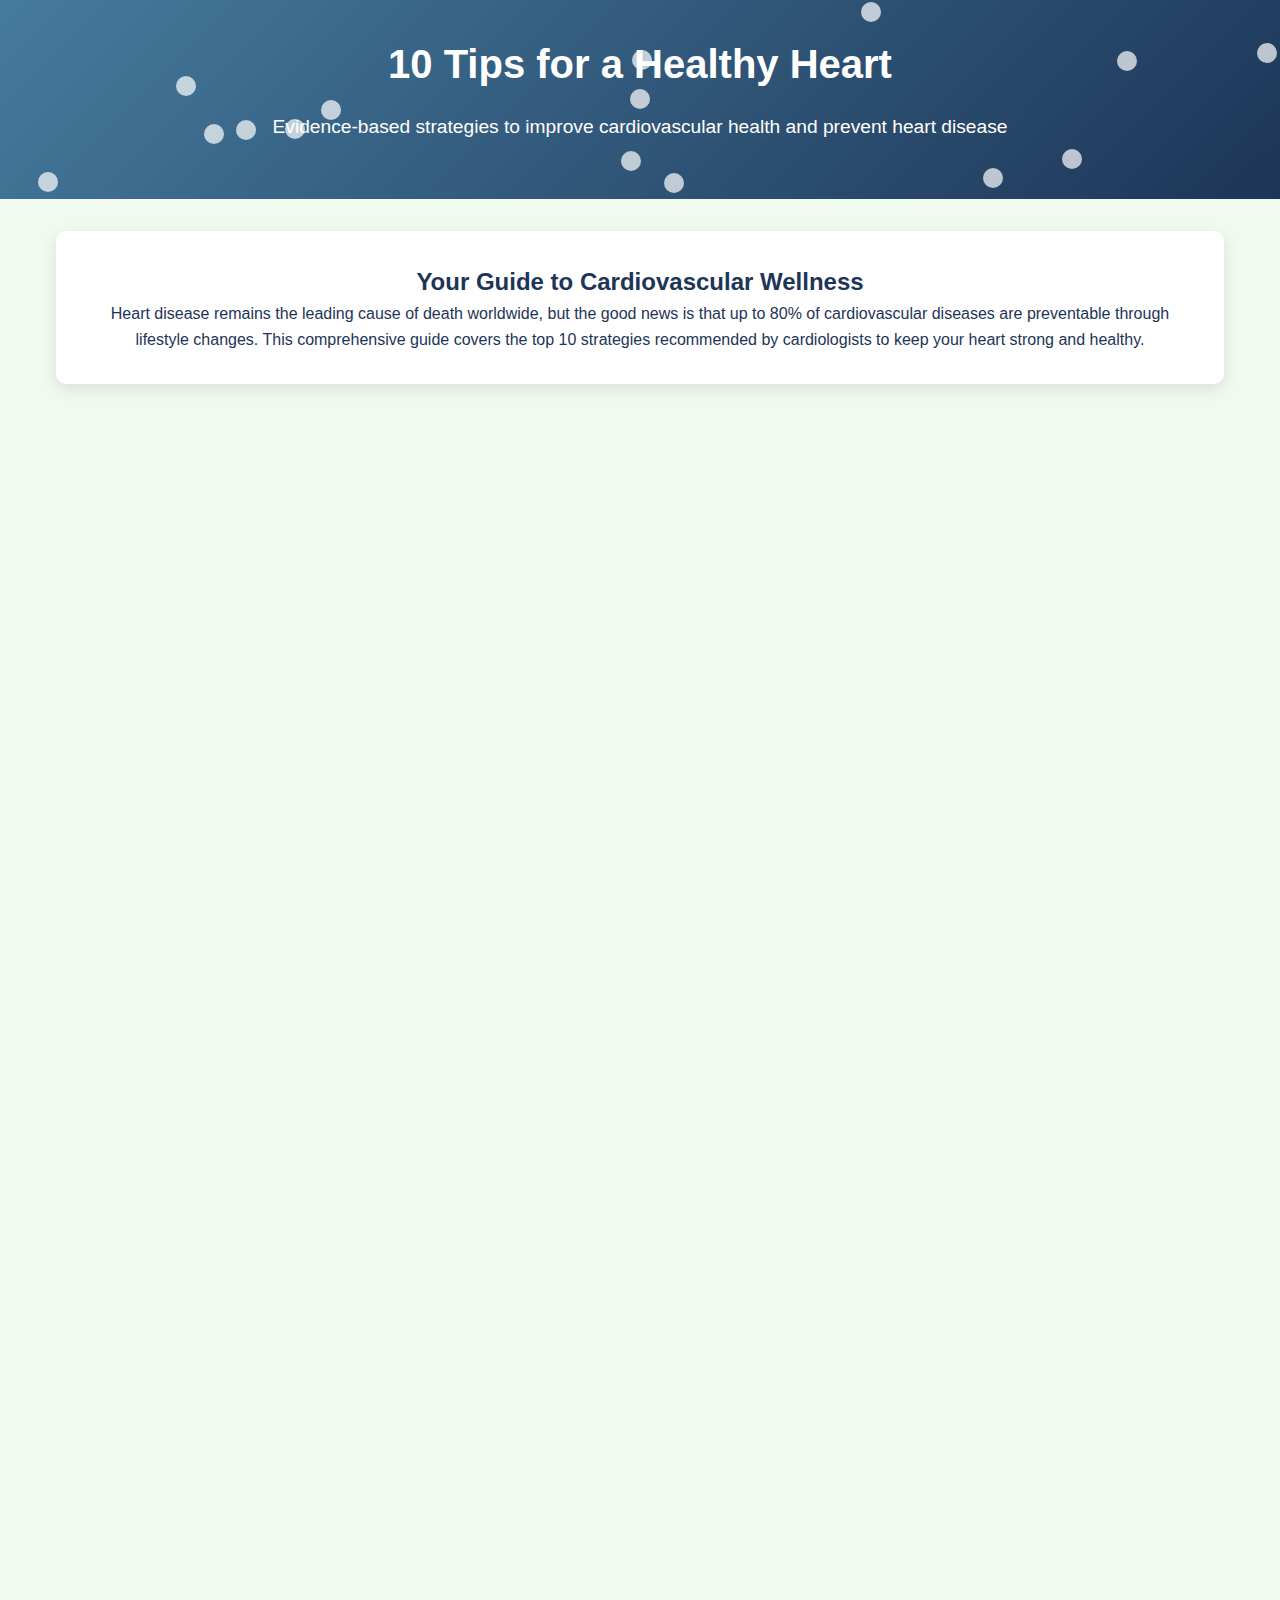
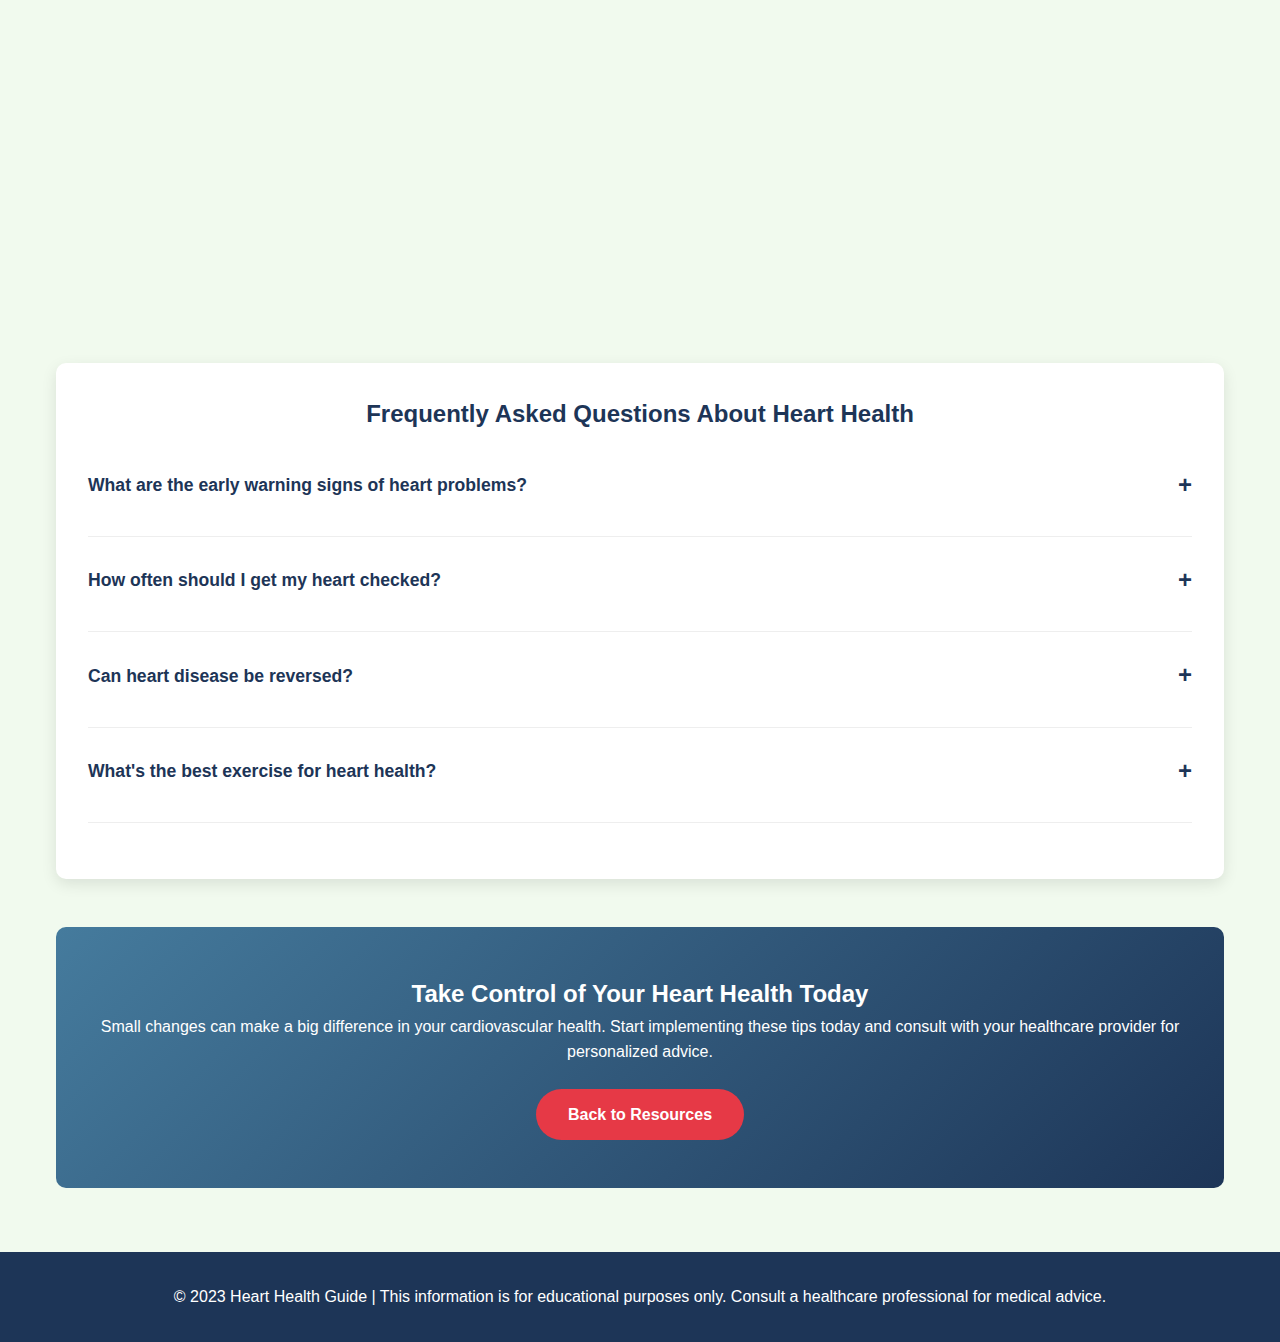
<file: heart-tips.html>
<!DOCTYPE html>
<html lang="en">
<head>
    <meta charset="UTF-8">
    <meta name="viewport" content="width=device-width, initial-scale=1.0">
    <meta name="description" content="Discover 10 evidence-based tips for a healthy heart. Learn how to improve cardiovascular health, prevent heart disease, and maintain optimal heart function.">
    <meta name="keywords" content="healthy heart, heart health tips, cardiovascular health, prevent heart disease, heart healthy diet, exercise for heart">
    <title>10 Tips for a Healthy Heart | Complete Guide to Cardiovascular Wellness</title>
    <style>
        :root {
            --primary: #e63946;
            --secondary: #457b9d;
            --accent: #a8dadc;
            --light: #f1faee;
            --dark: #1d3557;
            --transition: all 0.3s ease;
        }
        
        * {
            margin: 0;
            padding: 0;
            box-sizing: border-box;
            font-family: 'Segoe UI', Tahoma, Geneva, Verdana, sans-serif;
        }
        
        body {
            background-color: var(--light);
            color: var(--dark);
            line-height: 1.6;
        }
        
        header {
            background: linear-gradient(135deg, var(--secondary), var(--dark));
            color: white;
            padding: 2rem 1rem;
            text-align: center;
            position: relative;
            overflow: hidden;
        }
        
        .heart-animation {
            position: absolute;
            width: 100%;
            height: 100%;
            top: 0;
            left: 0;
            z-index: 0;
        }
        
        .pulse {
            position: absolute;
            width: 20px;
            height: 20px;
            background-color: rgba(255, 255, 255, 0.7);
            border-radius: 50%;
            animation: pulse 2s infinite;
        }
        
        @keyframes pulse {
            0% {
                transform: scale(0.95);
                opacity: 0.7;
            }
            50% {
                transform: scale(1.5);
                opacity: 0.3;
            }
            100% {
                transform: scale(0.95);
                opacity: 0.7;
            }
        }
        
        .header-content {
            position: relative;
            z-index: 1;
            max-width: 800px;
            margin: 0 auto;
        }
        
        h1 {
            font-size: 2.5rem;
            margin-bottom: 1rem;
            animation: fadeInDown 1s ease;
        }
        
        .subtitle {
            font-size: 1.2rem;
            margin-bottom: 1.5rem;
            animation: fadeInUp 1s ease 0.3s both;
        }
        
        @keyframes fadeInDown {
            from {
                opacity: 0;
                transform: translateY(-20px);
            }
            to {
                opacity: 1;
                transform: translateY(0);
            }
        }
        
        @keyframes fadeInUp {
            from {
                opacity: 0;
                transform: translateY(20px);
            }
            to {
                opacity: 1;
                transform: translateY(0);
            }
        }
        
        .container {
            max-width: 1200px;
            margin: 0 auto;
            padding: 2rem 1rem;
        }
        
        .intro {
            text-align: center;
            margin-bottom: 3rem;
            padding: 2rem;
            background-color: white;
            border-radius: 10px;
            box-shadow: 0 5px 15px rgba(0, 0, 0, 0.1);
            animation: fadeIn 1s ease 0.5s both;
        }
        
        @keyframes fadeIn {
            from {
                opacity: 0;
            }
            to {
                opacity: 1;
            }
        }
        
        .tips-grid {
            display: grid;
            grid-template-columns: repeat(auto-fill, minmax(300px, 1fr));
            gap: 2rem;
            margin-bottom: 3rem;
        }
        
        .tip-card {
            background-color: white;
            border-radius: 10px;
            overflow: hidden;
            box-shadow: 0 5px 15px rgba(0, 0, 0, 0.1);
            transition: var(--transition);
            opacity: 0;
            transform: translateY(20px);
            animation: cardAppear 0.5s ease forwards;
        }
        
        @keyframes cardAppear {
            to {
                opacity: 1;
                transform: translateY(0);
            }
        }
        
        .tip-card:hover {
            transform: translateY(-10px);
            box-shadow: 0 15px 30px rgba(0, 0, 0, 0.15);
        }
        
        .tip-icon {
            background-color: var(--secondary);
            color: white;
            height: 80px;
            display: flex;
            align-items: center;
            justify-content: center;
            font-size: 2rem;
        }
        
        .tip-content {
            padding: 1.5rem;
        }
        
        .tip-number {
            display: inline-block;
            background-color: var(--accent);
            color: var(--dark);
            width: 30px;
            height: 30px;
            border-radius: 50%;
            text-align: center;
            line-height: 30px;
            margin-bottom: 1rem;
            font-weight: bold;
        }
        
        .tip-title {
            font-size: 1.3rem;
            margin-bottom: 1rem;
            color: var(--dark);
        }
        
        .faq-section {
            background-color: white;
            border-radius: 10px;
            padding: 2rem;
            box-shadow: 0 5px 15px rgba(0, 0, 0, 0.1);
            margin-bottom: 3rem;
        }
        
        .faq-title {
            text-align: center;
            margin-bottom: 2rem;
            color: var(--dark);
        }
        
        .faq-item {
            margin-bottom: 1.5rem;
            border-bottom: 1px solid #eee;
            padding-bottom: 1.5rem;
        }
        
        .faq-question {
            font-weight: bold;
            font-size: 1.1rem;
            margin-bottom: 0.5rem;
            cursor: pointer;
            display: flex;
            justify-content: space-between;
            align-items: center;
        }
        
        .faq-answer {
            max-height: 0;
            overflow: hidden;
            transition: max-height 0.3s ease;
        }
        
        .faq-answer.active {
            max-height: 500px;
        }
        
        .faq-toggle {
            font-size: 1.5rem;
            transition: transform 0.3s ease;
        }
        
        .faq-toggle.active {
            transform: rotate(45deg);
        }
        
        .cta-section {
            text-align: center;
            padding: 3rem 2rem;
            background: linear-gradient(135deg, var(--secondary), var(--dark));
            color: white;
            border-radius: 10px;
            margin-bottom: 2rem;
        }
        
        .cta-button {
            display: inline-block;
            background-color: var(--primary);
            color: white;
            padding: 0.8rem 2rem;
            border-radius: 50px;
            text-decoration: none;
            font-weight: bold;
            margin-top: 1.5rem;
            transition: var(--transition);
            animation: pulse 2s infinite;
        }
        
        .cta-button:hover {
            background-color: #c1121f;
            transform: scale(1.05);
        }
        
        footer {
            text-align: center;
            padding: 2rem 1rem;
            background-color: var(--dark);
            color: white;
        }
        
        @media (max-width: 768px) {
            h1 {
                font-size: 2rem;
            }
            
            .tips-grid {
                grid-template-columns: 1fr;
            }
        }
    </style>
</head>
<body>
    <header>
        <div class="heart-animation" id="heartAnimation"></div>
        <div class="header-content">
            <h1>10 Tips for a Healthy Heart</h1>
            <p class="subtitle">Evidence-based strategies to improve cardiovascular health and prevent heart disease</p>
        </div>
    </header>
    
    <div class="container">
        <section class="intro">
            <h2>Your Guide to Cardiovascular Wellness</h2>
            <p>Heart disease remains the leading cause of death worldwide, but the good news is that up to 80% of cardiovascular diseases are preventable through lifestyle changes. This comprehensive guide covers the top 10 strategies recommended by cardiologists to keep your heart strong and healthy.</p>
        </section>
        
        <section class="tips-grid" id="tipsContainer">
            <!-- Tips will be inserted by JavaScript -->
        </section>
        
        <section class="faq-section">
            <h2 class="faq-title">Frequently Asked Questions About Heart Health</h2>
            <div class="faq-list">
                <div class="faq-item">
                    <div class="faq-question">
                        What are the early warning signs of heart problems?
                        <span class="faq-toggle">+</span>
                    </div>
                    <div class="faq-answer">
                        <p>Early warning signs can include chest discomfort, shortness of breath, palpitations, dizziness, fatigue, and swelling in the legs. However, some people experience no symptoms until a major cardiac event occurs, which is why preventive care is crucial.</p>
                    </div>
                </div>
                
                <div class="faq-item">
                    <div class="faq-question">
                        How often should I get my heart checked?
                        <span class="faq-toggle">+</span>
                    </div>
                    <div class="faq-answer">
                        <p>Adults should have their blood pressure checked at least once every two years, and cholesterol levels checked every 4-6 years. Those with risk factors (like high blood pressure, diabetes, or family history) may need more frequent screenings.</p>
                    </div>
                </div>
                
                <div class="faq-item">
                    <div class="faq-question">
                        Can heart disease be reversed?
                        <span class="faq-toggle">+</span>
                    </div>
                    <div class="faq-answer">
                        <p>While advanced heart disease may not be fully reversible, significant lifestyle changes can halt progression and in some cases partially reverse damage. Studies show that comprehensive lifestyle interventions can improve heart function and reduce arterial plaque.</p>
                    </div>
                </div>
                
                <div class="faq-item">
                    <div class="faq-question">
                        What's the best exercise for heart health?
                        <span class="faq-toggle">+</span>
                    </div>
                    <div class="faq-answer">
                        <p>A combination of aerobic exercise (like brisk walking, swimming, or cycling) and strength training is ideal. Aim for at least 150 minutes of moderate-intensity aerobic activity or 75 minutes of vigorous activity per week, plus muscle-strengthening activities twice weekly.</p>
                    </div>
                </div>
            </div>
        </section>
        
        <section class="cta-section">
            <h2>Take Control of Your Heart Health Today</h2>
            <p>Small changes can make a big difference in your cardiovascular health. Start implementing these tips today and consult with your healthcare provider for personalized advice.</p>
            <a href="resources.html" class="cta-button">Back to Resources</a>
        </section>
    </div>
    
    <footer>
        <p>&copy; 2023 Heart Health Guide | This information is for educational purposes only. Consult a healthcare professional for medical advice.</p>
    </footer>

    <script>
        // Heart tips data
        const heartTips = [
            {
                number: 1,
                title: "Eat a Heart-Healthy Diet",
                icon: "🥗",
                description: "Focus on fruits, vegetables, whole grains, lean proteins, and healthy fats. Limit saturated fats, trans fats, sodium, and added sugars. The Mediterranean diet is particularly beneficial for heart health."
            },
            {
                number: 2,
                title: "Stay Physically Active",
                icon: "🏃‍♂️",
                description: "Aim for at least 150 minutes of moderate-intensity exercise per week. Regular physical activity helps control weight, reduces blood pressure, and improves cholesterol levels."
            },
            {
                number: 3,
                title: "Maintain a Healthy Weight",
                icon: "⚖️",
                description: "Excess weight strains your heart and increases risk of heart disease. Even losing 5-10% of your body weight can significantly improve cardiovascular health."
            },
            {
                number: 4,
                title: "Quit Smoking",
                icon: "🚭",
                description: "Smoking damages blood vessels, raises blood pressure, and reduces oxygen in your blood. Quitting is one of the most impactful changes for heart health."
            },
            {
                number: 5,
                title: "Limit Alcohol Consumption",
                icon: "🍷",
                description: "If you drink alcohol, do so in moderation. For heart health, limit to one drink per day for women and two for men. Excessive drinking raises blood pressure and contributes to weight gain."
            },
            {
                number: 6,
                title: "Manage Stress",
                icon: "🧘‍♀️",
                description: "Chronic stress can contribute to high blood pressure and other heart disease risk factors. Practice relaxation techniques like meditation, deep breathing, or yoga."
            },
            {
                number: 7,
                title: "Get Quality Sleep",
                icon: "😴",
                description: "Aim for 7-9 hours of quality sleep per night. Poor sleep is linked to higher risk of high blood pressure, obesity, and diabetes - all risk factors for heart disease."
            },
            {
                number: 8,
                title: "Monitor Blood Pressure",
                icon: "❤️",
                description: "Know your numbers and keep blood pressure in a healthy range (typically below 120/80 mm Hg). High blood pressure is a major risk factor for heart attack and stroke."
            },
            {
                number: 9,
                title: "Control Cholesterol and Triglycerides",
                icon: "🩸",
                description: "High levels of bad cholesterol (LDL) can clog arteries, while high triglycerides increase heart disease risk. Get regular screenings and follow your doctor's advice."
            },
            {
                number: 10,
                title: "Manage Diabetes",
                icon: "🩺",
                description: "If you have diabetes, keep blood sugar levels well controlled. Diabetes significantly increases the risk of heart disease, stroke, and other cardiovascular complications."
            }
        ];

        // Generate heart tips
        function generateTips() {
            const container = document.getElementById('tipsContainer');
            
            heartTips.forEach((tip, index) => {
                const card = document.createElement('div');
                card.className = 'tip-card';
                card.style.animationDelay = `${index * 0.1}s`;
                
                card.innerHTML = `
                    <div class="tip-icon">${tip.icon}</div>
                    <div class="tip-content">
                        <div class="tip-number">${tip.number}</div>
                        <h3 class="tip-title">${tip.title}</h3>
                        <p>${tip.description}</p>
                    </div>
                `;
                
                container.appendChild(card);
            });
        }

        // Create pulse animation in header
        function createPulseAnimation() {
            const container = document.getElementById('heartAnimation');
            const pulsesCount = 15;
            
            for (let i = 0; i < pulsesCount; i++) {
                const pulse = document.createElement('div');
                pulse.className = 'pulse';
                
                // Random position
                pulse.style.left = `${Math.random() * 100}%`;
                pulse.style.top = `${Math.random() * 100}%`;
                
                // Random delay
                pulse.style.animationDelay = `${Math.random() * 2}s`;
                
                container.appendChild(pulse);
            }
        }

        // FAQ toggle functionality
        function setupFAQ() {
            const questions = document.querySelectorAll('.faq-question');
            
            questions.forEach(question => {
                question.addEventListener('click', () => {
                    const answer = question.nextElementSibling;
                    const toggle = question.querySelector('.faq-toggle');
                    
                    answer.classList.toggle('active');
                    toggle.classList.toggle('active');
                });
            });
        }

        // Initialize everything when page loads
        document.addEventListener('DOMContentLoaded', () => {
            generateTips();
            createPulseAnimation();
            setupFAQ();
        });
    </script>
</body>
</html>
</file>
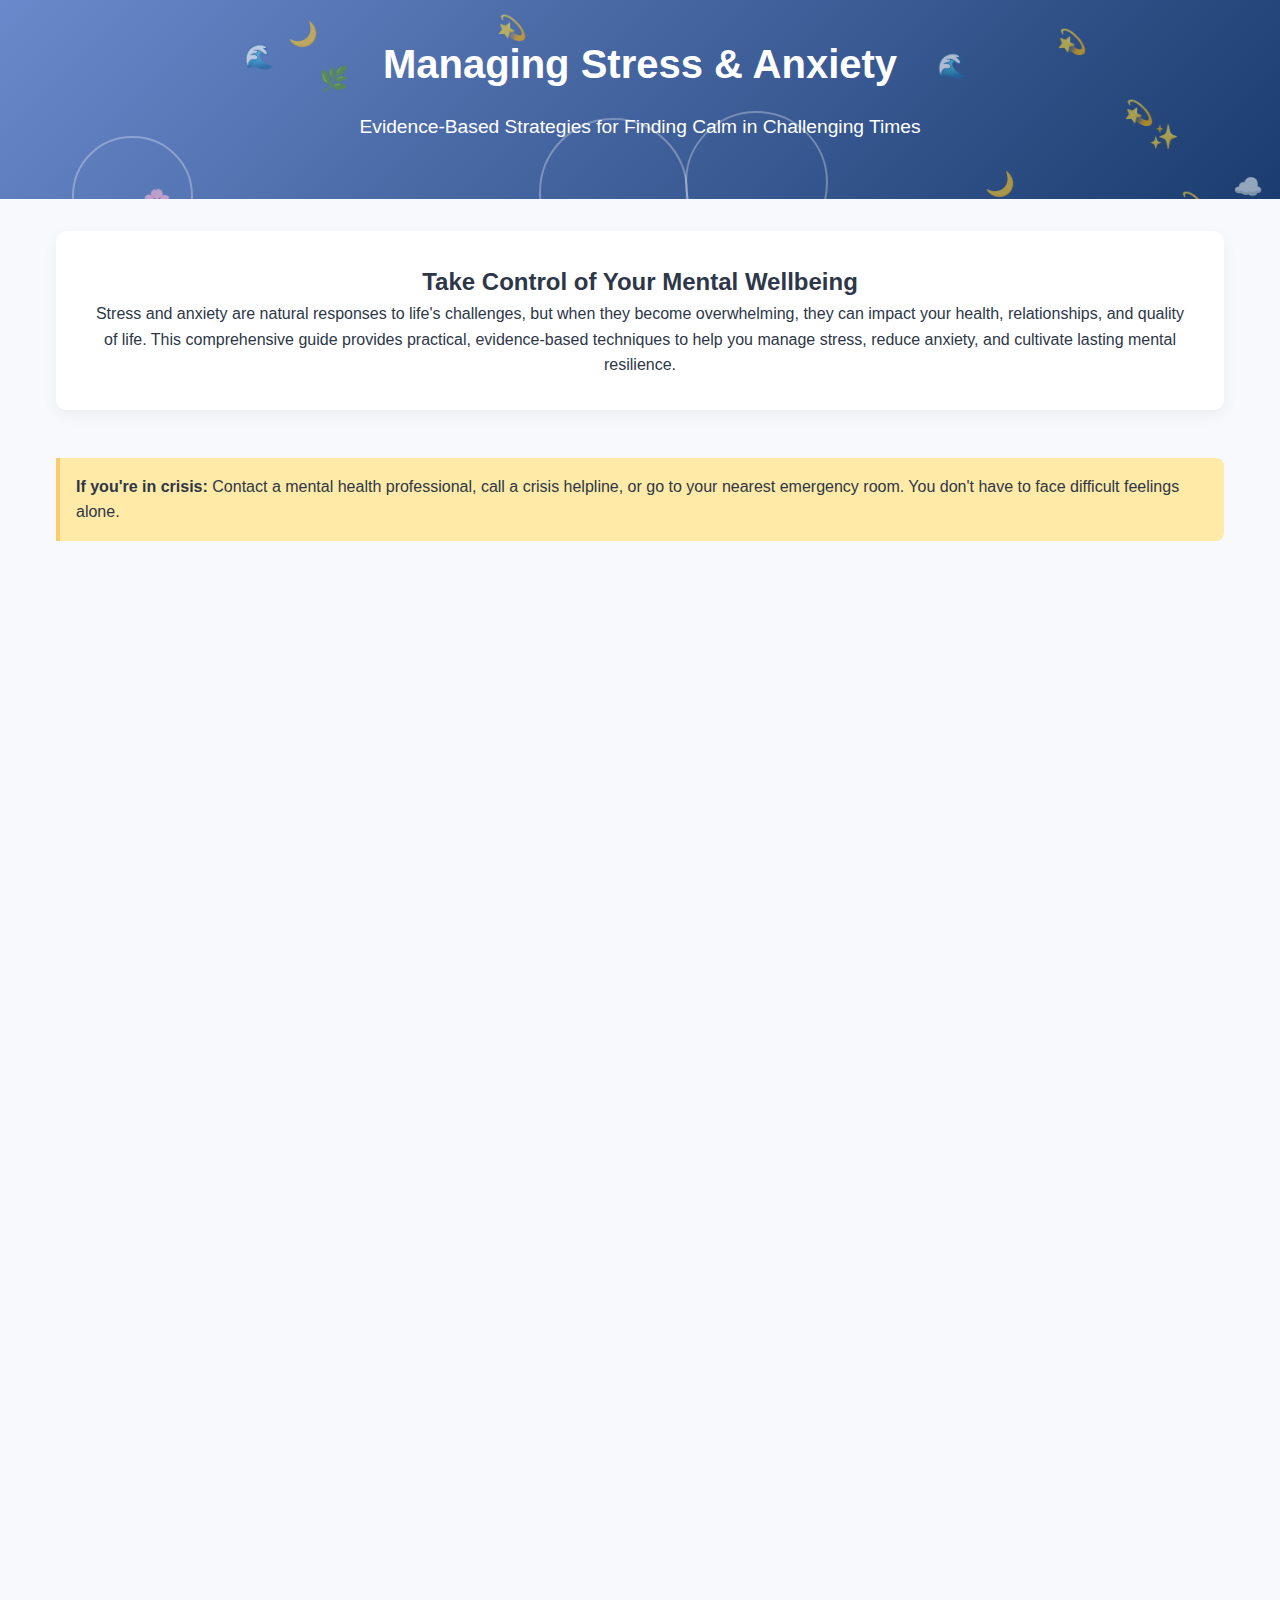
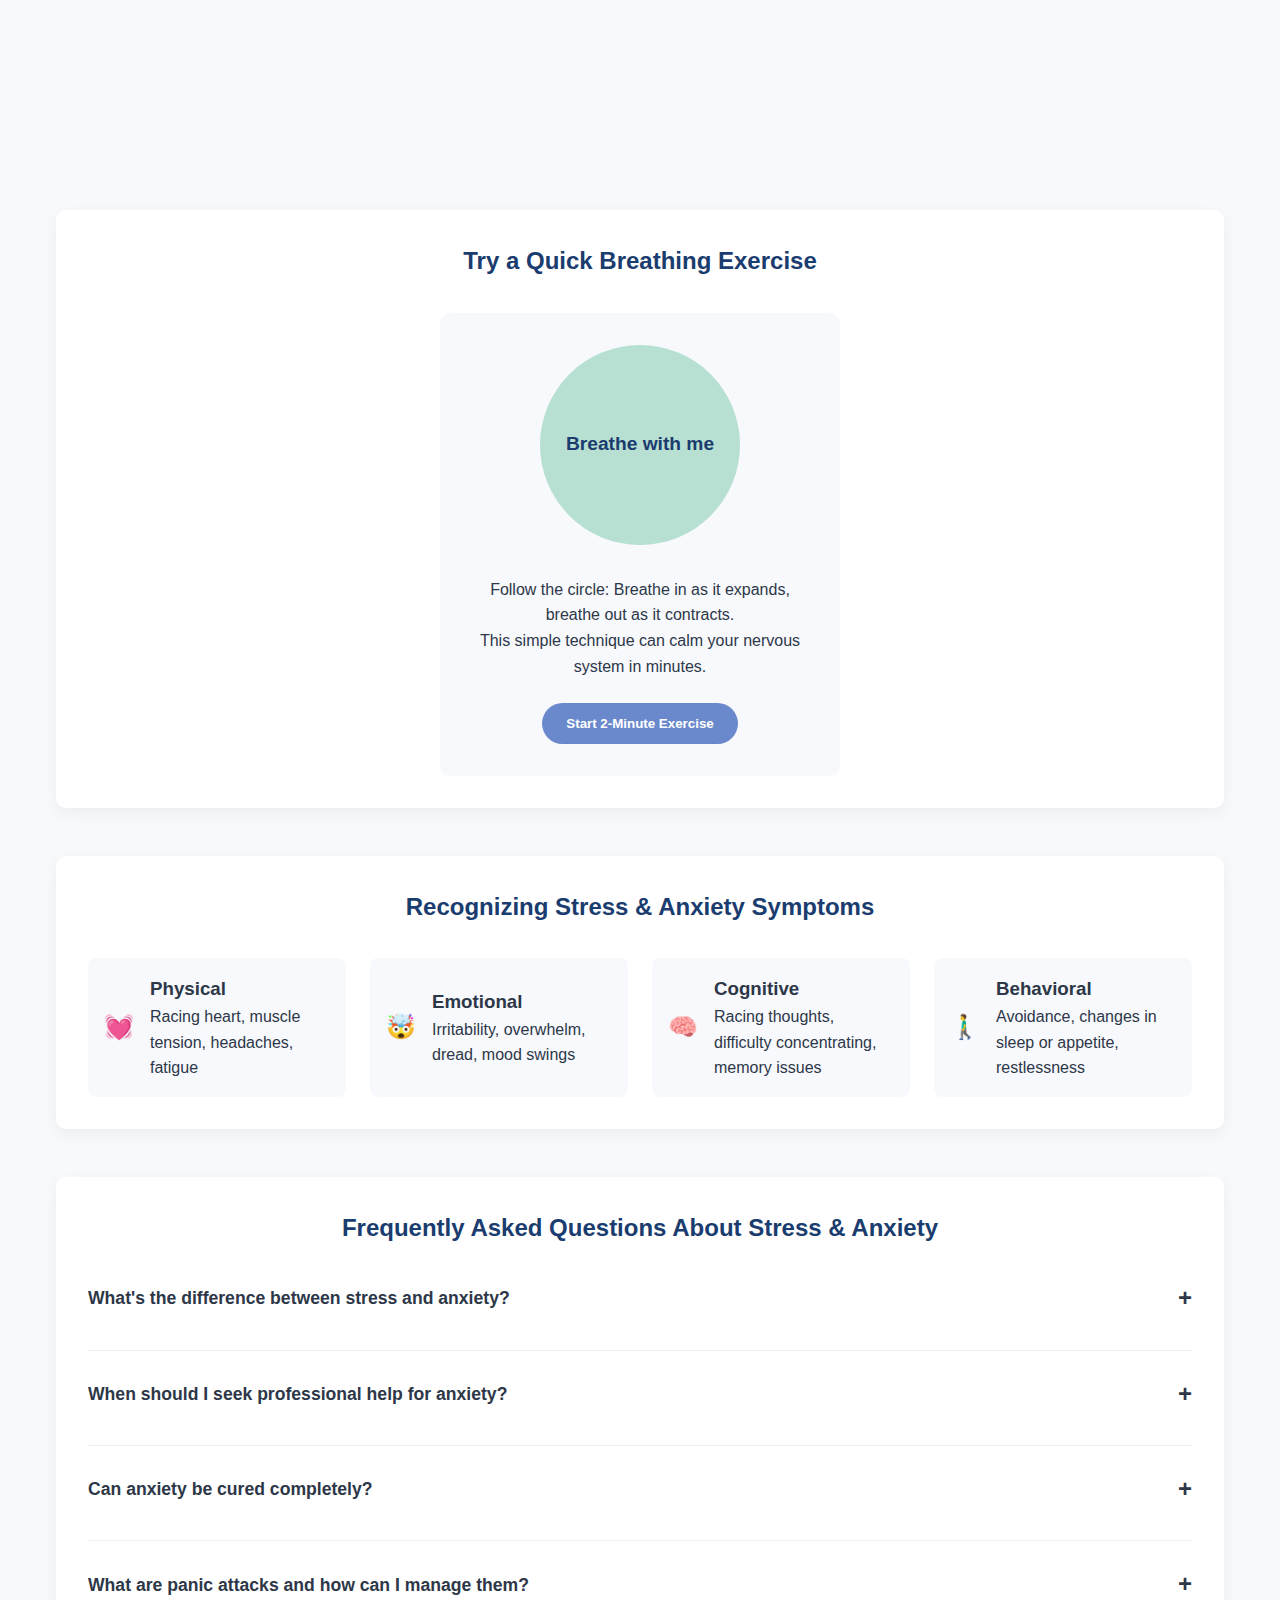
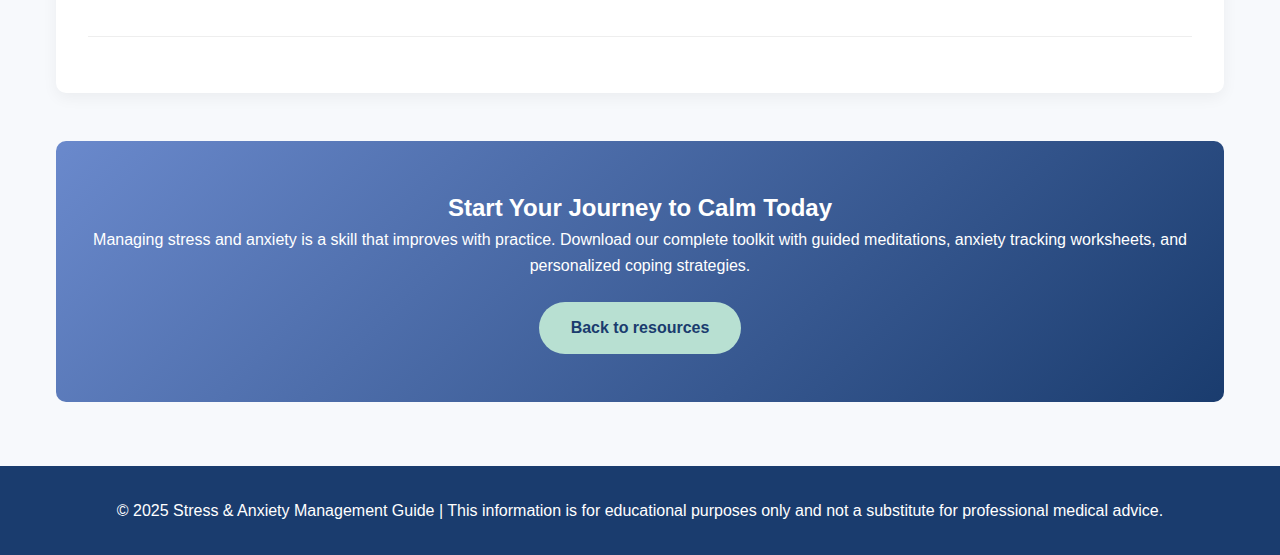
<file: managing-stress.html>
<!DOCTYPE html>
<html lang="en">
<head>
    <meta charset="UTF-8">
    <meta name="viewport" content="width=device-width, initial-scale=1.0">
    <meta name="description" content="Complete guide to managing stress and anxiety. Learn proven techniques, coping strategies, and mindfulness practices to reduce anxiety and improve mental wellbeing.">
    <meta name="keywords" content="stress management, anxiety relief, coping strategies, mindfulness, mental health, relaxation techniques, panic attacks, worry reduction">
    <title>Managing Stress & Anxiety | Abicare hospital</title>
    <link rel="stylesheet" href="https://cdnjs.cloudflare.com/ajax/libs/font-awesome/6.4.0/css/all.min.css">
    <style>
        :root {
            --primary: #6A89CC;
            --primary-light: #82AAE3;
            --primary-dark: #4A69BB;
            --secondary: #B8E0D2;
            --accent: #E8B4BC;
            --light: #F7F9FC;
            --dark: #1A3C6E;
            --text: #2D3748;
            --text-light: #718096;
            --transition: all 0.3s ease;
        }
        
        * {
            margin: 0;
            padding: 0;
            box-sizing: border-box;
            font-family: 'Segoe UI', Tahoma, Geneva, Verdana, sans-serif;
        }
        
        body {
            background-color: var(--light);
            color: var(--text);
            line-height: 1.6;
            overflow-x: hidden;
        }
        
        header {
            background: linear-gradient(135deg, var(--primary), var(--dark));
            color: white;
            padding: 2rem 1rem;
            text-align: center;
            position: relative;
            overflow: hidden;
        }
        
        .calm-animation {
            position: absolute;
            width: 100%;
            height: 100%;
            top: 0;
            left: 0;
            z-index: 0;
        }
        
        .floating-element {
            position: absolute;
            font-size: 1.5rem;
            animation: float 8s infinite ease-in-out;
            opacity: 0.6;
        }
        
        @keyframes float {
            0%, 100% {
                transform: translateY(0) rotate(0deg);
            }
            33% {
                transform: translateY(-15px) rotate(5deg);
            }
            66% {
                transform: translateY(10px) rotate(-5deg);
            }
        }
        
        .breathing-circle {
            position: absolute;
            border: 2px solid rgba(255, 255, 255, 0.3);
            border-radius: 50%;
            animation: breathe 8s infinite ease-in-out;
        }
        
        @keyframes breathe {
            0%, 100% {
                transform: scale(0.8);
                opacity: 0.3;
            }
            50% {
                transform: scale(1.2);
                opacity: 0.6;
            }
        }
        
        .header-content {
            position: relative;
            z-index: 1;
            max-width: 800px;
            margin: 0 auto;
        }
        
        h1 {
            font-size: 2.5rem;
            margin-bottom: 1rem;
            animation: fadeInDown 1s ease;
        }
        
        .subtitle {
            font-size: 1.2rem;
            margin-bottom: 1.5rem;
            animation: fadeInUp 1s ease 0.3s both;
        }
        
        @keyframes fadeInDown {
            from {
                opacity: 0;
                transform: translateY(-20px);
            }
            to {
                opacity: 1;
                transform: translateY(0);
            }
        }
        
        @keyframes fadeInUp {
            from {
                opacity: 0;
                transform: translateY(20px);
            }
            to {
                opacity: 1;
                transform: translateY(0);
            }
        }
        
        .container {
            max-width: 1200px;
            margin: 0 auto;
            padding: 2rem 1rem;
        }
        
        .intro {
            text-align: center;
            margin-bottom: 3rem;
            padding: 2rem;
            background-color: white;
            border-radius: 10px;
            box-shadow: 0 5px 15px rgba(0, 0, 0, 0.05);
            animation: fadeIn 1s ease 0.5s both;
        }
        
        @keyframes fadeIn {
            from {
                opacity: 0;
            }
            to {
                opacity: 1;
            }
        }
        
        .stats-section {
            display: grid;
            grid-template-columns: repeat(auto-fit, minmax(250px, 1fr));
            gap: 1.5rem;
            margin-bottom: 3rem;
        }
        
        .stat-card {
            background-color: white;
            border-radius: 10px;
            padding: 1.5rem;
            text-align: center;
            box-shadow: 0 5px 15px rgba(0, 0, 0, 0.05);
            transition: var(--transition);
            transform: translateY(20px);
            opacity: 0;
            animation: cardAppear 0.5s ease forwards;
        }
        
        @keyframes cardAppear {
            to {
                opacity: 1;
                transform: translateY(0);
            }
        }
        
        .stat-card:hover {
            transform: translateY(-5px);
            box-shadow: 0 10px 25px rgba(0, 0, 0, 0.1);
        }
        
        .stat-icon {
            font-size: 2.5rem;
            margin-bottom: 1rem;
            color: var(--primary);
        }
        
        .stat-number {
            font-size: 2rem;
            font-weight: bold;
            color: var(--dark);
            margin-bottom: 0.5rem;
        }
        
        .techniques-grid {
            display: grid;
            grid-template-columns: repeat(auto-fill, minmax(300px, 1fr));
            gap: 2rem;
            margin-bottom: 3rem;
        }
        
        .technique-card {
            background-color: white;
            border-radius: 10px;
            overflow: hidden;
            box-shadow: 0 5px 15px rgba(0, 0, 0, 0.05);
            transition: var(--transition);
            opacity: 0;
            transform: translateY(20px);
            animation: cardAppear 0.5s ease forwards;
        }
        
        .technique-card:hover {
            transform: translateY(-10px);
            box-shadow: 0 15px 30px rgba(0, 0, 0, 0.1);
        }
        
        .technique-icon {
            background: linear-gradient(135deg, var(--primary), var(--primary-dark));
            color: white;
            height: 80px;
            display: flex;
            align-items: center;
            justify-content: center;
            font-size: 2rem;
        }
        
        .technique-content {
            padding: 1.5rem;
        }
        
        .technique-title {
            font-size: 1.3rem;
            margin-bottom: 1rem;
            color: var(--dark);
        }
        
        .interactive-section {
            background-color: white;
            border-radius: 10px;
            padding: 2rem;
            margin-bottom: 3rem;
            box-shadow: 0 5px 15px rgba(0, 0, 0, 0.05);
            text-align: center;
        }
        
        .interactive-title {
            margin-bottom: 2rem;
            color: var(--dark);
        }
        
        .breathing-exercise {
            max-width: 400px;
            margin: 0 auto;
            padding: 2rem;
            background-color: var(--light);
            border-radius: 10px;
        }
        
        .breathing-circle-interactive {
            width: 200px;
            height: 200px;
            margin: 0 auto 2rem;
            background-color: var(--secondary);
            border-radius: 50%;
            display: flex;
            align-items: center;
            justify-content: center;
            font-size: 1.2rem;
            font-weight: bold;
            color: var(--dark);
            animation: breatheInteractive 8s infinite ease-in-out;
        }
        
        @keyframes breatheInteractive {
            0%, 100% {
                transform: scale(0.8);
                background-color: var(--secondary);
            }
            50% {
                transform: scale(1.2);
                background-color: var(--primary-light);
            }
        }
        
        .breathing-instructions {
            margin-bottom: 1.5rem;
        }
        
        .breathing-button {
            background-color: var(--primary);
            color: white;
            border: none;
            padding: 0.8rem 1.5rem;
            border-radius: 50px;
            font-weight: bold;
            cursor: pointer;
            transition: var(--transition);
        }
        
        .breathing-button:hover {
            background-color: var(--primary-dark);
            transform: scale(1.05);
        }
        
        .symptoms-section {
            background-color: white;
            border-radius: 10px;
            padding: 2rem;
            margin-bottom: 3rem;
            box-shadow: 0 5px 15px rgba(0, 0, 0, 0.05);
        }
        
        .symptoms-title {
            text-align: center;
            margin-bottom: 2rem;
            color: var(--dark);
        }
        
        .symptoms-grid {
            display: grid;
            grid-template-columns: repeat(auto-fit, minmax(250px, 1fr));
            gap: 1.5rem;
        }
        
        .symptom-item {
            padding: 1rem;
            background-color: var(--light);
            border-radius: 8px;
            display: flex;
            align-items: center;
            gap: 1rem;
            transition: var(--transition);
        }
        
        .symptom-item:hover {
            background-color: var(--secondary);
            transform: translateX(5px);
        }
        
        .symptom-icon {
            font-size: 1.5rem;
            color: var(--primary);
        }
        
        .faq-section {
            background-color: white;
            border-radius: 10px;
            padding: 2rem;
            box-shadow: 0 5px 15px rgba(0, 0, 0, 0.05);
            margin-bottom: 3rem;
        }
        
        .faq-title {
            text-align: center;
            margin-bottom: 2rem;
            color: var(--dark);
        }
        
        .faq-item {
            margin-bottom: 1.5rem;
            border-bottom: 1px solid #eee;
            padding-bottom: 1.5rem;
        }
        
        .faq-question {
            font-weight: bold;
            font-size: 1.1rem;
            margin-bottom: 0.5rem;
            cursor: pointer;
            display: flex;
            justify-content: space-between;
            align-items: center;
        }
        
        .faq-answer {
            max-height: 0;
            overflow: hidden;
            transition: max-height 0.3s ease;
        }
        
        .faq-answer.active {
            max-height: 500px;
        }
        
        .faq-toggle {
            font-size: 1.5rem;
            transition: transform 0.3s ease;
        }
        
        .faq-toggle.active {
            transform: rotate(45deg);
        }
        
        .cta-section {
            text-align: center;
            padding: 3rem 2rem;
            background: linear-gradient(135deg, var(--primary), var(--dark));
            color: white;
            border-radius: 10px;
            margin-bottom: 2rem;
        }
        
        .cta-button {
            display: inline-block;
            background-color: var(--secondary);
            color: var(--dark);
            padding: 0.8rem 2rem;
            border-radius: 50px;
            text-decoration: none;
            font-weight: bold;
            margin-top: 1.5rem;
            transition: var(--transition);
            animation: pulse 2s infinite;
        }
        
        @keyframes pulse {
            0% {
                transform: scale(1);
            }
            50% {
                transform: scale(1.05);
            }
            100% {
                transform: scale(1);
            }
        }
        
        .cta-button:hover {
            background-color: white;
            transform: scale(1.05);
        }
        
        footer {
            text-align: center;
            padding: 2rem 1rem;
            background-color: var(--dark);
            color: white;
        }
        
        .footer-links {
            display: flex;
            justify-content: center;
            gap: 2rem;
            margin-top: 1rem;
        }
        
        .footer-links a {
            color: white;
            text-decoration: none;
            transition: var(--transition);
        }
        
        .footer-links a:hover {
            color: var(--secondary);
        }
        
        .emergency-notice {
            background-color: #FFEAA7;
            border-left: 4px solid #FDCB6E;
            padding: 1rem;
            margin: 2rem 0;
            border-radius: 0 8px 8px 0;
        }
        
        @media (max-width: 768px) {
            h1 {
                font-size: 2rem;
            }
            
            .techniques-grid {
                grid-template-columns: 1fr;
            }
            
            .stats-section {
                grid-template-columns: 1fr;
            }
        }
    </style>
</head>
<body>
    <header>
        <div class="calm-animation" id="calmAnimation"></div>
        <div class="header-content">
            <h1>Managing Stress & Anxiety</h1>
            <p class="subtitle">Evidence-Based Strategies for Finding Calm in Challenging Times</p>
        </div>
    </header>
    
    <div class="container">
        <section class="intro">
            <h2>Take Control of Your Mental Wellbeing</h2>
            <p>Stress and anxiety are natural responses to life's challenges, but when they become overwhelming, they can impact your health, relationships, and quality of life. This comprehensive guide provides practical, evidence-based techniques to help you manage stress, reduce anxiety, and cultivate lasting mental resilience.</p>
        </section>
        
        <div class="emergency-notice">
            <p><strong>If you're in crisis:</strong> Contact a mental health professional, call a crisis helpline, or go to your nearest emergency room. You don't have to face difficult feelings alone.</p>
        </div>
        
        <section class="stats-section">
            <div class="stat-card" style="animation-delay: 0.1s">
                <div class="stat-icon">😥</div>
                <div class="stat-number">70%</div>
                <p>of adults report feeling stress or anxiety daily</p>
            </div>
            <div class="stat-card" style="animation-delay: 0.2s">
                <div class="stat-icon">🧘</div>
                <div class="stat-number">15-20</div>
                <p>minutes of daily mindfulness can reduce anxiety by 40%</p>
            </div>
            <div class="stat-card" style="animation-delay: 0.3s">
                <div class="stat-icon">💪</div>
                <div class="stat-number">85%</div>
                <p>of people see improvement with consistent coping strategies</p>
            </div>
            <div class="stat-card" style="animation-delay: 0.4s">
                <div class="stat-icon">👥</div>
                <div class="stat-number">3x</div>
                <p>social support increases resilience to stress</p>
            </div>
        </section>
        
        <section class="techniques-grid" id="techniquesContainer">
            <!-- Techniques will be inserted by JavaScript -->
        </section>
        
        <section class="interactive-section">
            <h2 class="interactive-title">Try a Quick Breathing Exercise</h2>
            <div class="breathing-exercise">
                <div class="breathing-circle-interactive">
                    Breathe with me
                </div>
                <div class="breathing-instructions">
                    <p>Follow the circle: Breathe in as it expands, breathe out as it contracts.</p>
                    <p>This simple technique can calm your nervous system in minutes.</p>
                </div>
                <button class="breathing-button" id="startBreathing">Start 2-Minute Exercise</button>
            </div>
        </section>
        
        <section class="symptoms-section">
            <h2 class="symptoms-title">Recognizing Stress & Anxiety Symptoms</h2>
            <div class="symptoms-grid">
                <div class="symptom-item">
                    <div class="symptom-icon">💓</div>
                    <div>
                        <h3>Physical</h3>
                        <p>Racing heart, muscle tension, headaches, fatigue</p>
                    </div>
                </div>
                <div class="symptom-item">
                    <div class="symptom-icon">🤯</div>
                    <div>
                        <h3>Emotional</h3>
                        <p>Irritability, overwhelm, dread, mood swings</p>
                    </div>
                </div>
                <div class="symptom-item">
                    <div class="symptom-icon">🧠</div>
                    <div>
                        <h3>Cognitive</h3>
                        <p>Racing thoughts, difficulty concentrating, memory issues</p>
                    </div>
                </div>
                <div class="symptom-item">
                    <div class="symptom-icon">🚶‍♂️</div>
                    <div>
                        <h3>Behavioral</h3>
                        <p>Avoidance, changes in sleep or appetite, restlessness</p>
                    </div>
                </div>
            </div>
        </section>
        
        <section class="faq-section">
            <h2 class="faq-title">Frequently Asked Questions About Stress & Anxiety</h2>
            <div class="faq-list">
                <div class="faq-item">
                    <div class="faq-question">
                        What's the difference between stress and anxiety?
                        <span class="faq-toggle">+</span>
                    </div>
                    <div class="faq-answer">
                        <p>Stress is typically a response to an external cause (like a deadline or argument) and subsides once the situation is resolved. Anxiety is persistent worry that doesn't go away even when the stressor is removed. While stress can be motivating in small doses, anxiety tends to be debilitating.</p>
                    </div>
                </div>
                
                <div class="faq-item">
                    <div class="faq-question">
                        When should I seek professional help for anxiety?
                        <span class="faq-toggle">+</span>
                    </div>
                    <div class="faq-answer">
                        <p>Consider seeking help when anxiety: interferes with daily functioning, causes significant distress, leads to avoidance of important activities, results in physical symptoms without medical cause, or when self-help strategies aren't providing relief. Early intervention often leads to better outcomes.</p>
                    </div>
                </div>
                
                <div class="faq-item">
                    <div class="faq-question">
                        Can anxiety be cured completely?
                        <span class="faq-toggle">+</span>
                    </div>
                    <div class="faq-answer">
                        <p>While some people may experience complete remission, for many, anxiety is managed rather than cured. The goal is to develop tools and coping strategies that reduce anxiety's impact on your life. With effective treatment, most people can significantly reduce symptoms and improve quality of life.</p>
                    </div>
                </div>
                
                <div class="faq-item">
                    <div class="faq-question">
                        What are panic attacks and how can I manage them?
                        <span class="faq-toggle">+</span>
                    </div>
                    <div class="faq-answer">
                        <p>Panic attacks are sudden episodes of intense fear with physical symptoms like racing heart, sweating, and shortness of breath. During an attack: focus on your breathing, use grounding techniques (name 5 things you can see, 4 you can touch, etc.), remind yourself it will pass, and don't fight the sensations. Regular practice of relaxation techniques can reduce their frequency.</p>
                    </div>
                </div>
            </div>
        </section>
        
        <section class="cta-section">
            <h2>Start Your Journey to Calm Today</h2>
            <p>Managing stress and anxiety is a skill that improves with practice. Download our complete toolkit with guided meditations, anxiety tracking worksheets, and personalized coping strategies.</p>
            <a href="resources.html" class="cta-button">Back to resources</a>
        </section>
    </div>
    
    <footer>
        <p>&copy; 2025 Stress & Anxiety Management Guide | This information is for educational purposes only and not a substitute for professional medical advice.</p>
        
    </footer>

    <script>
        // Stress management techniques data
        const techniques = [
            {
                title: "Deep Breathing",
                icon: "🌬️",
                description: "Practice diaphragmatic breathing to activate the parasympathetic nervous system. Try the 4-7-8 technique: inhale for 4 seconds, hold for 7, exhale for 8."
            },
            {
                title: "Progressive Muscle Relaxation",
                icon: "💆‍♂️",
                description: "Systematically tense and release different muscle groups. This helps identify areas of tension and teaches your body the difference between tension and relaxation."
            },
            {
                title: "Mindfulness Meditation",
                icon: "🧘",
                description: "Practice observing thoughts and feelings without judgment. Even 10 minutes daily can reduce anxiety and improve emotional regulation."
            },
            {
                title: "Physical Activity",
                icon: "🏃‍♀️",
                description: "Exercise releases endorphins and reduces stress hormones. Aim for 30 minutes most days - even a brisk walk can make a significant difference."
            },
            {
                title: "Cognitive Restructuring",
                icon: "🔄",
                description: "Identify and challenge anxious thoughts. Ask yourself: 'Is this thought helpful? Is it based on facts? What's a more balanced perspective?'"
            },
            {
                title: "Establish Routine",
                icon: "📅",
                description: "Create structure in your day to reduce uncertainty. Include time for work, relaxation, social connection, and self-care activities."
            },
            {
                title: "Limit Stimulants",
                icon: "☕",
                description: "Reduce caffeine, sugar, and alcohol, which can exacerbate anxiety. Stay hydrated and maintain stable blood sugar with regular, balanced meals."
            },
            {
                title: "Social Support",
                icon: "👥",
                description: "Connect with understanding friends or family. Social connection releases oxytocin, which naturally reduces anxiety and promotes feelings of safety."
            }
        ];

        // Generate techniques
        function generateTechniques() {
            const container = document.getElementById('techniquesContainer');
            
            techniques.forEach((technique, index) => {
                const card = document.createElement('div');
                card.className = 'technique-card';
                card.style.animationDelay = `${index * 0.1}s`;
                
                card.innerHTML = `
                    <div class="technique-icon">${technique.icon}</div>
                    <div class="technique-content">
                        <h3 class="technique-title">${technique.title}</h3>
                        <p>${technique.description}</p>
                    </div>
                `;
                
                container.appendChild(card);
            });
        }

        // Create calming animation in header
        function createCalmAnimation() {
            const container = document.getElementById('calmAnimation');
            const elements = ['🌿', '🌸', '💫', '🌊', '☁️', '🕊️', '🌙', '✨'];
            const elementsCount = 12;
            
            for (let i = 0; i < elementsCount; i++) {
                const element = document.createElement('div');
                element.className = 'floating-element';
                element.textContent = elements[Math.floor(Math.random() * elements.length)];
                
                // Random position
                element.style.left = `${Math.random() * 100}%`;
                element.style.top = `${Math.random() * 100}%`;
                
                // Random animation delay and duration
                element.style.animationDelay = `${Math.random() * 8}s`;
                element.style.animationDuration = `${6 + Math.random() * 4}s`;
                
                container.appendChild(element);
            }
            
            // Add breathing circles
            for (let i = 0; i < 3; i++) {
                const circle = document.createElement('div');
                circle.className = 'breathing-circle';
                
                // Random position and size
                const size = 50 + Math.random() * 100;
                circle.style.width = `${size}px`;
                circle.style.height = `${size}px`;
                circle.style.left = `${Math.random() * 90}%`;
                circle.style.top = `${Math.random() * 90}%`;
                
                // Random animation delay
                circle.style.animationDelay = `${Math.random() * 5}s`;
                
                container.appendChild(circle);
            }
        }

        // Breathing exercise functionality
        function setupBreathingExercise() {
            const button = document.getElementById('startBreathing');
            const circle = document.querySelector('.breathing-circle-interactive');
            const instructions = document.querySelector('.breathing-instructions p');
            
            let isBreathing = false;
            let breathCount = 0;
            const maxBreaths = 6; // Approximately 2 minutes
            
            button.addEventListener('click', () => {
                if (!isBreathing) {
                    isBreathing = true;
                    breathCount = 0;
                    button.textContent = 'Stop Exercise';
                    instructions.textContent = 'Breathe in...';
                    
                    // Start the breathing cycle
                    const breathInterval = setInterval(() => {
                        if (breathCount >= maxBreaths || !isBreathing) {
                            clearInterval(breathInterval);
                            isBreathing = false;
                            button.textContent = 'Start 2-Minute Exercise';
                            instructions.textContent = 'Exercise complete. Notice how you feel.';
                            return;
                        }
                        
                        // Alternate between inhale and exhale instructions
                        if (breathCount % 2 === 0) {
                            instructions.textContent = 'Breathe in...';
                        } else {
                            instructions.textContent = 'Breathe out...';
                            breathCount++;
                        }
                    }, 4000); // 4 seconds for each half of breath cycle
                    
                    // Allow stopping the exercise
                    button.onclick = () => {
                        isBreathing = false;
                        button.textContent = 'Start 2-Minute Exercise';
                        instructions.textContent = 'Follow the circle: Breathe in as it expands, breathe out as it contracts.';
                    };
                }
            });
        }

        // FAQ toggle functionality
        function setupFAQ() {
            const questions = document.querySelectorAll('.faq-question');
            
            questions.forEach(question => {
                question.addEventListener('click', () => {
                    const answer = question.nextElementSibling;
                    const toggle = question.querySelector('.faq-toggle');
                    
                    answer.classList.toggle('active');
                    toggle.classList.toggle('active');
                });
            });
        }

        // Initialize everything when page loads
        document.addEventListener('DOMContentLoaded', () => {
            generateTechniques();
            createCalmAnimation();
            setupBreathingExercise();
            setupFAQ();
        });
    </script>
</body>
</html>
</file>
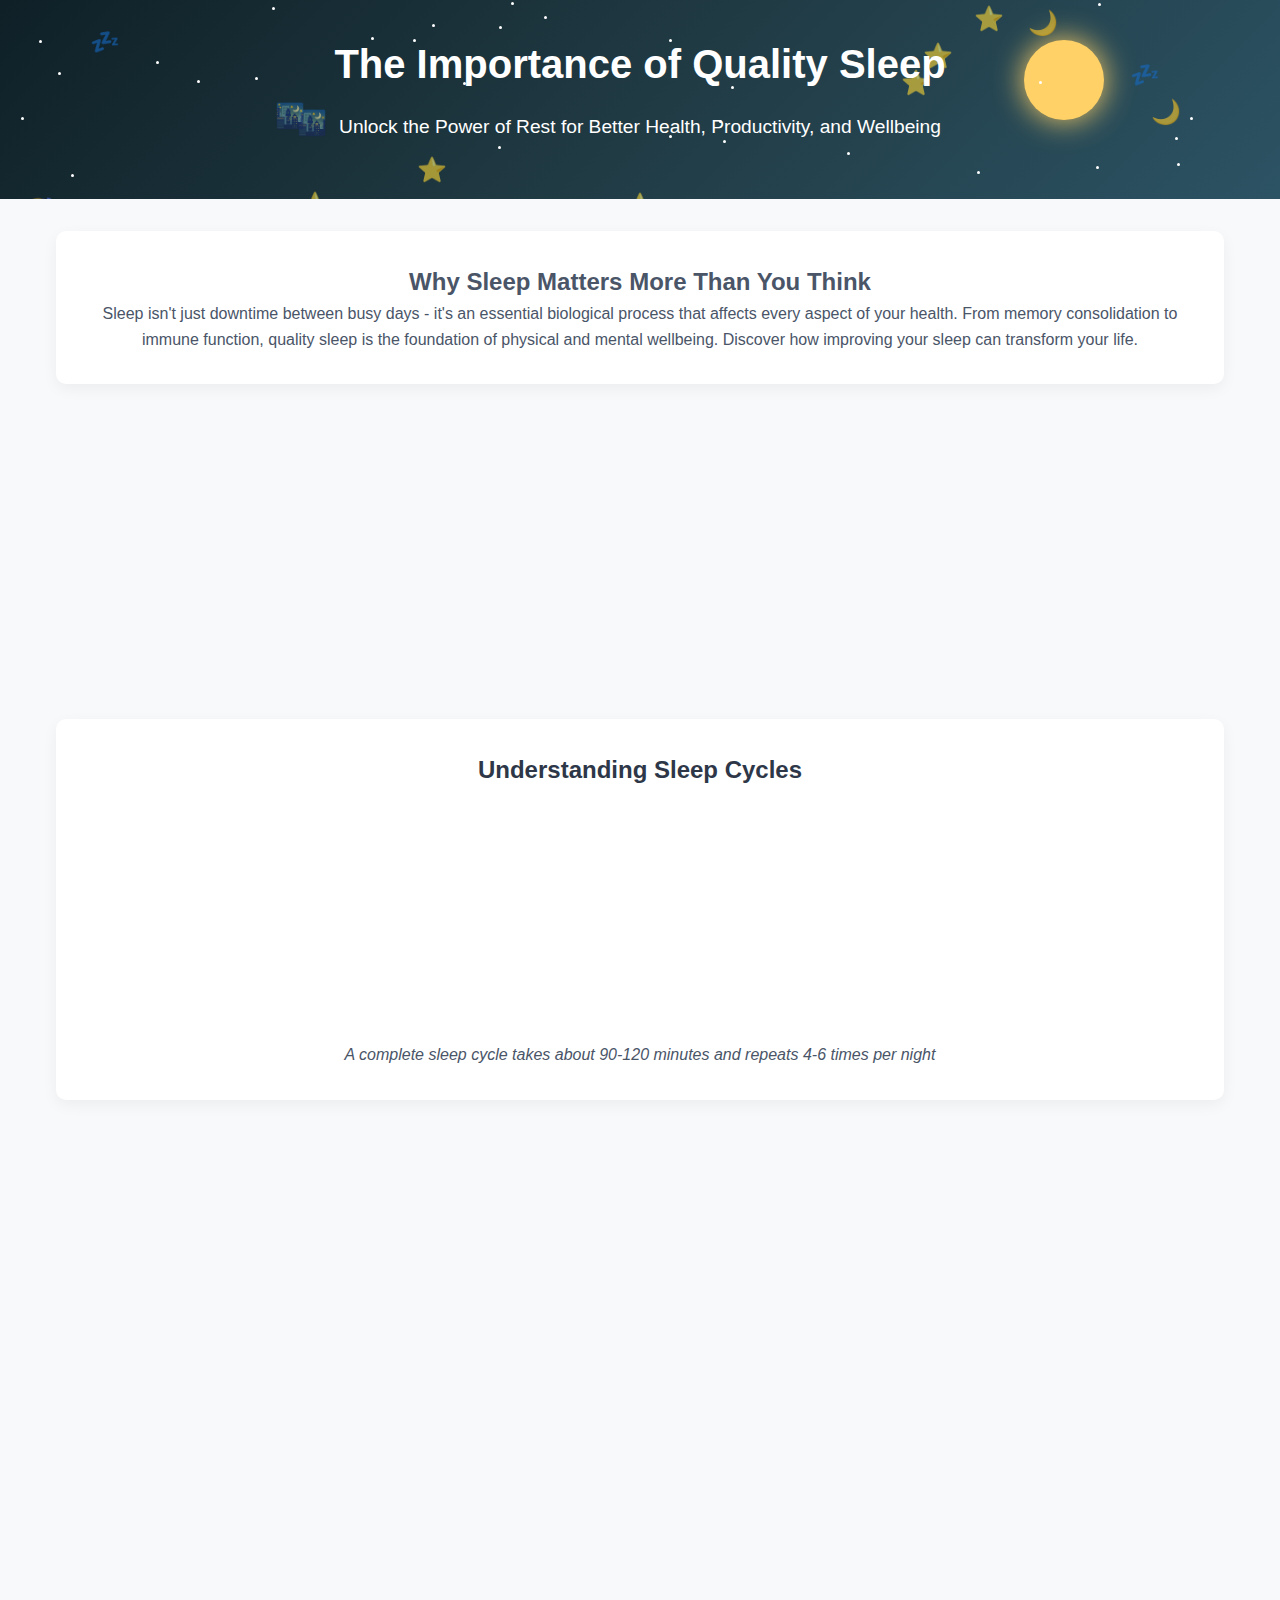
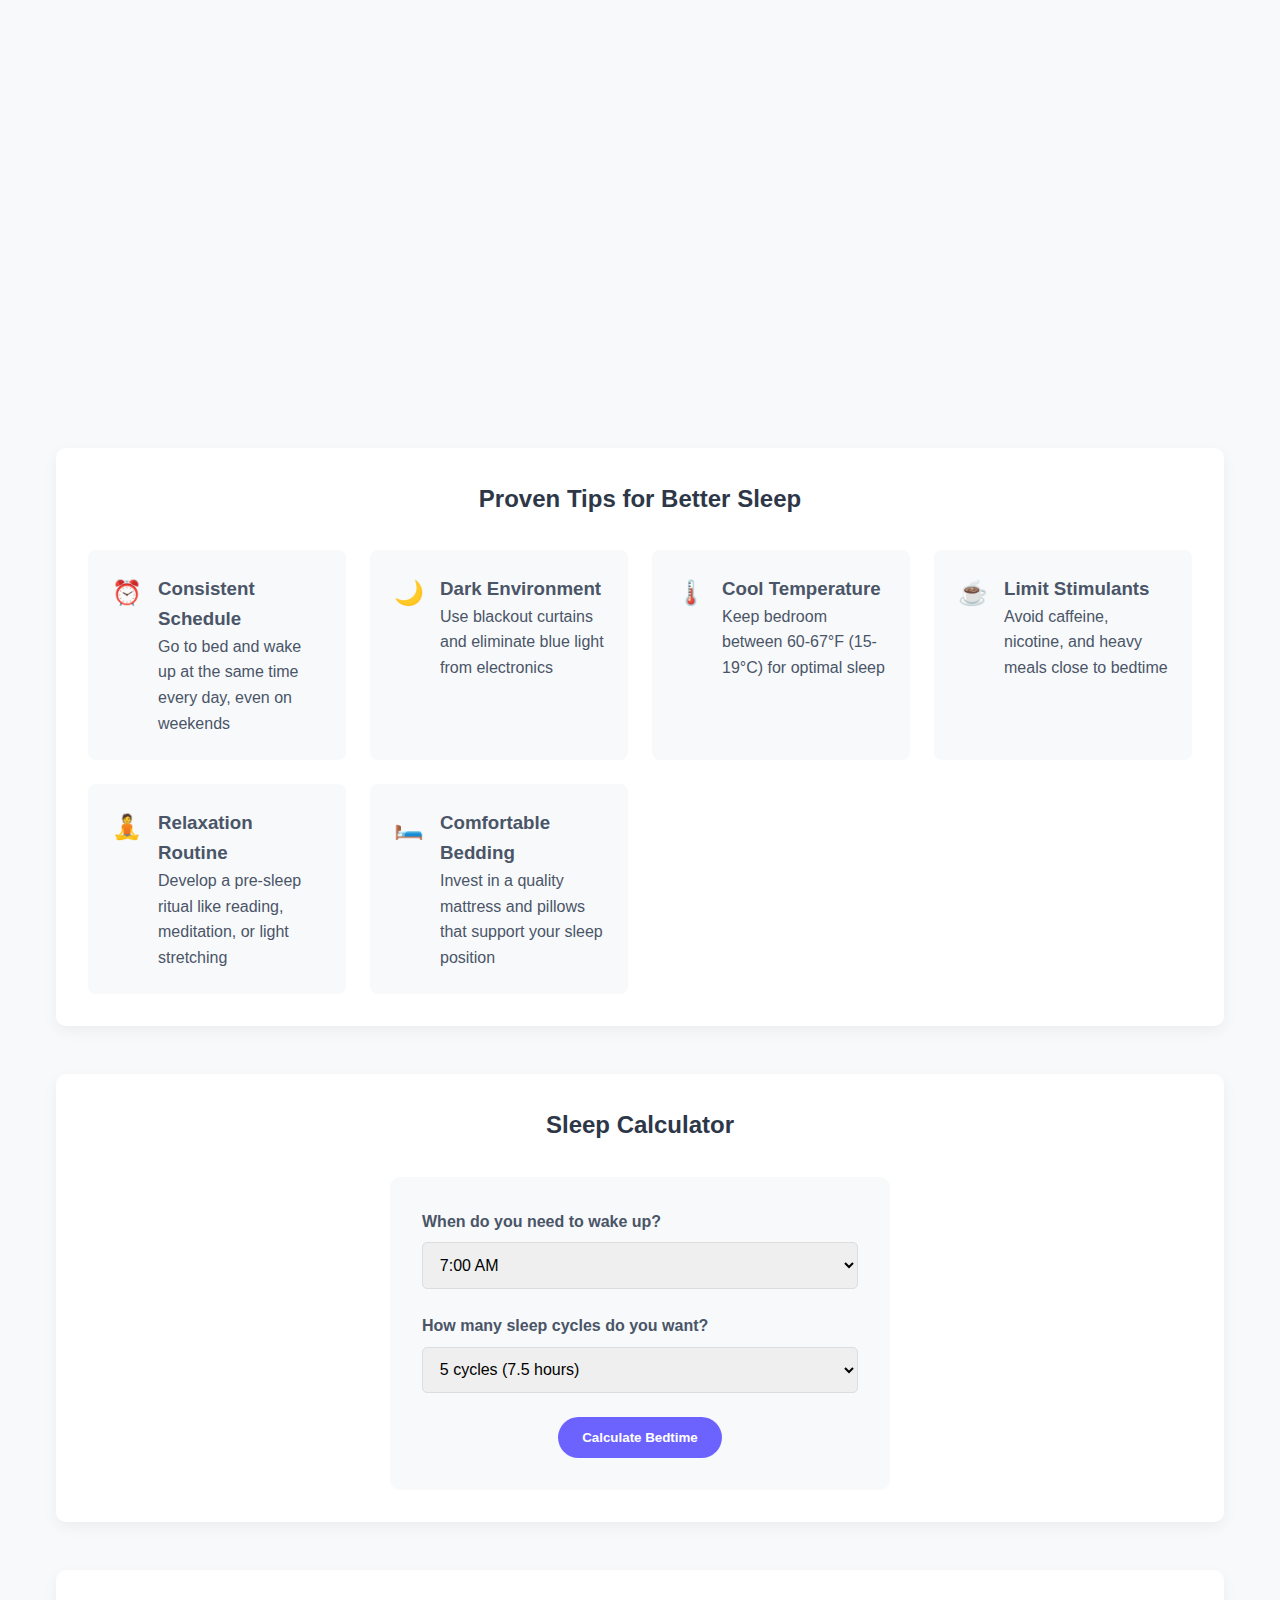
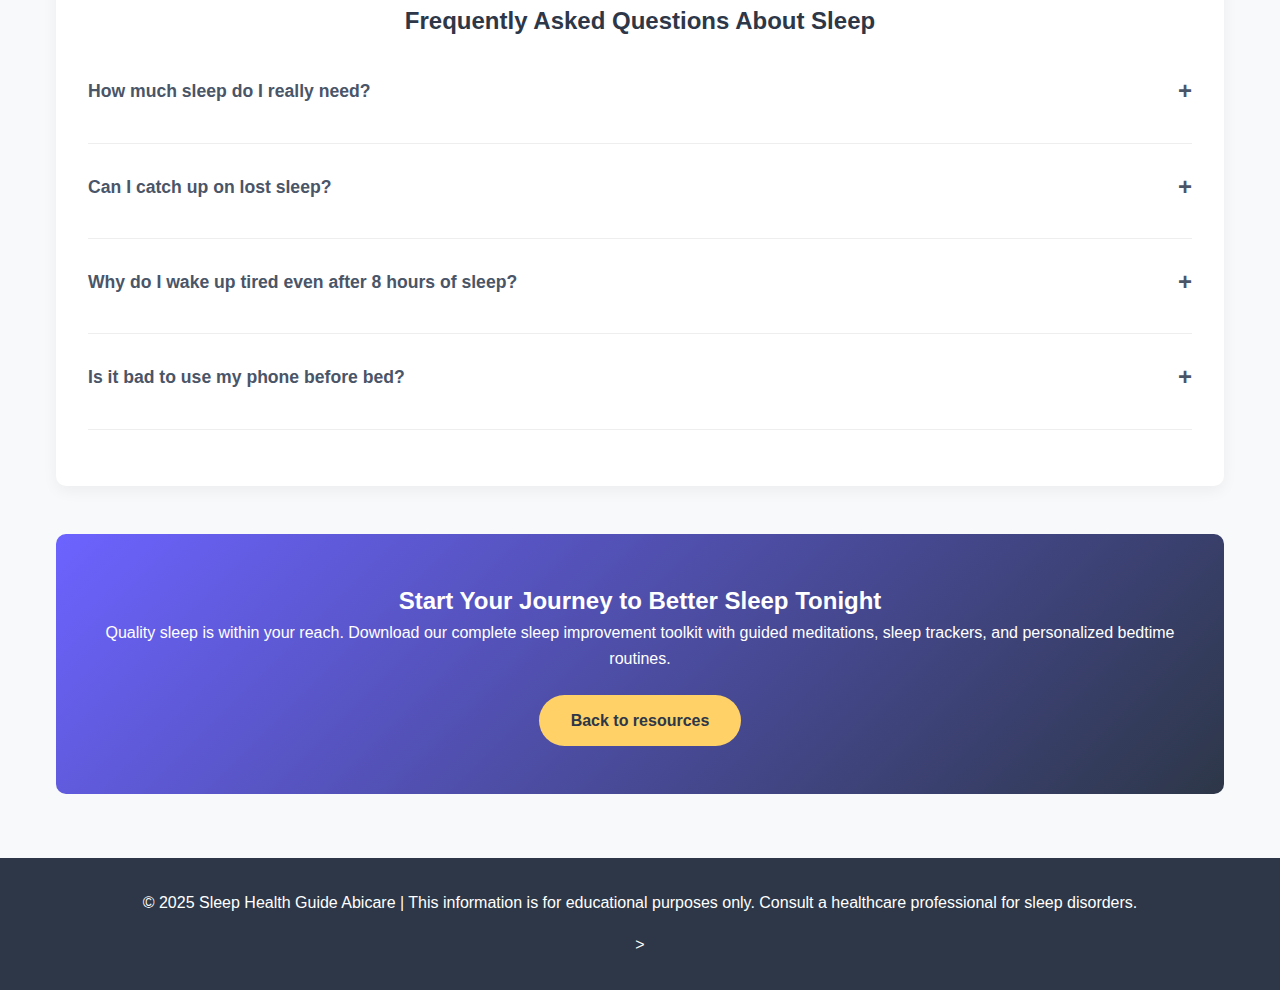
<file: quality-sleep.html>
<!DOCTYPE html>
<html lang="en">
<head>
    <meta charset="UTF-8">
    <meta name="viewport" content="width=device-width, initial-scale=1.0">
    <meta name="description" content="Complete guide to the importance of quality sleep. Learn about sleep cycles, health benefits, sleep disorders, and proven techniques for better sleep.">
    <meta name="keywords" content="quality sleep, sleep importance, sleep benefits, sleep cycles, insomnia, sleep disorders, better sleep, sleep hygiene">
    <title>Importance of Quality Sleep | Abicare </title>
    <link rel="stylesheet" href="https://cdnjs.cloudflare.com/ajax/libs/font-awesome/6.4.0/css/all.min.css">
    <style>
        :root {
            --primary: #6C63FF;
            --primary-light: #8B85FF;
            --primary-dark: #5752D4;
            --secondary: #36D1DC;
            --accent: #FF6584;
            --moon: #FFD166;
            --light: #F8F9FA;
            --dark: #2D3748;
            --text: #4A5568;
            --text-light: #718096;
            --transition: all 0.3s ease;
        }
        
        * {
            margin: 0;
            padding: 0;
            box-sizing: border-box;
            font-family: 'Segoe UI', Tahoma, Geneva, Verdana, sans-serif;
        }
        
        body {
            background-color: var(--light);
            color: var(--text);
            line-height: 1.6;
            overflow-x: hidden;
        }
        
        header {
            background: linear-gradient(135deg, #0F2027, #203A43, #2C5364);
            color: white;
            padding: 2rem 1rem;
            text-align: center;
            position: relative;
            overflow: hidden;
        }
        
        .sleep-animation {
            position: absolute;
            width: 100%;
            height: 100%;
            top: 0;
            left: 0;
            z-index: 0;
        }
        
        .floating-icon {
            position: absolute;
            font-size: 1.5rem;
            animation: float 8s infinite ease-in-out;
            opacity: 0.6;
        }
        
        @keyframes float {
            0%, 100% {
                transform: translateY(0) rotate(0deg);
            }
            33% {
                transform: translateY(-15px) rotate(5deg);
            }
            66% {
                transform: translateY(10px) rotate(-5deg);
            }
        }
        
        .moon {
            position: absolute;
            width: 80px;
            height: 80px;
            background-color: var(--moon);
            border-radius: 50%;
            box-shadow: 0 0 30px var(--moon);
            animation: moonGlow 4s infinite alternate;
        }
        
        @keyframes moonGlow {
            0% {
                box-shadow: 0 0 20px var(--moon);
            }
            100% {
                box-shadow: 0 0 40px var(--moon);
            }
        }
        
        .star {
            position: absolute;
            width: 3px;
            height: 3px;
            background-color: white;
            border-radius: 50%;
            animation: twinkle 3s infinite alternate;
        }
        
        @keyframes twinkle {
            0% {
                opacity: 0.3;
            }
            100% {
                opacity: 1;
            }
        }
        
        .header-content {
            position: relative;
            z-index: 1;
            max-width: 800px;
            margin: 0 auto;
        }
        
        h1 {
            font-size: 2.5rem;
            margin-bottom: 1rem;
            animation: fadeInDown 1s ease;
        }
        
        .subtitle {
            font-size: 1.2rem;
            margin-bottom: 1.5rem;
            animation: fadeInUp 1s ease 0.3s both;
        }
        
        @keyframes fadeInDown {
            from {
                opacity: 0;
                transform: translateY(-20px);
            }
            to {
                opacity: 1;
                transform: translateY(0);
            }
        }
        
        @keyframes fadeInUp {
            from {
                opacity: 0;
                transform: translateY(20px);
            }
            to {
                opacity: 1;
                transform: translateY(0);
            }
        }
        
        .container {
            max-width: 1200px;
            margin: 0 auto;
            padding: 2rem 1rem;
        }
        
        .intro {
            text-align: center;
            margin-bottom: 3rem;
            padding: 2rem;
            background-color: white;
            border-radius: 10px;
            box-shadow: 0 5px 15px rgba(0, 0, 0, 0.05);
            animation: fadeIn 1s ease 0.5s both;
        }
        
        @keyframes fadeIn {
            from {
                opacity: 0;
            }
            to {
                opacity: 1;
            }
        }
        
        .stats-section {
            display: grid;
            grid-template-columns: repeat(auto-fit, minmax(250px, 1fr));
            gap: 1.5rem;
            margin-bottom: 3rem;
        }
        
        .stat-card {
            background-color: white;
            border-radius: 10px;
            padding: 1.5rem;
            text-align: center;
            box-shadow: 0 5px 15px rgba(0, 0, 0, 0.05);
            transition: var(--transition);
            transform: translateY(20px);
            opacity: 0;
            animation: cardAppear 0.5s ease forwards;
        }
        
        @keyframes cardAppear {
            to {
                opacity: 1;
                transform: translateY(0);
            }
        }
        
        .stat-card:hover {
            transform: translateY(-5px);
            box-shadow: 0 10px 25px rgba(0, 0, 0, 0.1);
        }
        
        .stat-icon {
            font-size: 2.5rem;
            margin-bottom: 1rem;
        }
        
        .stat-number {
            font-size: 2rem;
            font-weight: bold;
            color: var(--dark);
            margin-bottom: 0.5rem;
        }
        
        .sleep-cycle-section {
            background-color: white;
            border-radius: 10px;
            padding: 2rem;
            margin-bottom: 3rem;
            box-shadow: 0 5px 15px rgba(0, 0, 0, 0.05);
        }
        
        .cycle-title {
            text-align: center;
            margin-bottom: 2rem;
            color: var(--dark);
        }
        
        .cycle-visual {
            display: flex;
            justify-content: space-between;
            align-items: center;
            max-width: 800px;
            margin: 0 auto;
            position: relative;
        }
        
        .cycle-stage {
            text-align: center;
            flex: 1;
            padding: 1rem;
            border-radius: 10px;
            transition: var(--transition);
            opacity: 0;
            animation: stageAppear 0.5s ease forwards;
        }
        
        @keyframes stageAppear {
            to {
                opacity: 1;
            }
        }
        
        .cycle-stage:hover {
            transform: translateY(-5px);
            background-color: var(--light);
        }
        
        .stage-icon {
            font-size: 2rem;
            margin-bottom: 1rem;
            height: 60px;
            display: flex;
            align-items: center;
            justify-content: center;
        }
        
        .stage-1 { animation-delay: 0.1s; }
        .stage-2 { animation-delay: 0.2s; }
        .stage-3 { animation-delay: 0.3s; }
        .stage-4 { animation-delay: 0.4s; }
        .stage-rem { animation-delay: 0.5s; }
        
        .benefits-grid {
            display: grid;
            grid-template-columns: repeat(auto-fill, minmax(300px, 1fr));
            gap: 2rem;
            margin-bottom: 3rem;
        }
        
        .benefit-card {
            background-color: white;
            border-radius: 10px;
            overflow: hidden;
            box-shadow: 0 5px 15px rgba(0, 0, 0, 0.05);
            transition: var(--transition);
            opacity: 0;
            transform: translateY(20px);
            animation: cardAppear 0.5s ease forwards;
        }
        
        .benefit-card:hover {
            transform: translateY(-10px);
            box-shadow: 0 15px 30px rgba(0, 0, 0, 0.1);
        }
        
        .benefit-icon {
            background: linear-gradient(135deg, var(--primary), var(--primary-dark));
            color: white;
            height: 80px;
            display: flex;
            align-items: center;
            justify-content: center;
            font-size: 2rem;
        }
        
        .benefit-content {
            padding: 1.5rem;
        }
        
        .benefit-title {
            font-size: 1.3rem;
            margin-bottom: 1rem;
            color: var(--dark);
        }
        
        .sleep-tips {
            background-color: white;
            border-radius: 10px;
            padding: 2rem;
            margin-bottom: 3rem;
            box-shadow: 0 5px 15px rgba(0, 0, 0, 0.05);
        }
        
        .tips-title {
            text-align: center;
            margin-bottom: 2rem;
            color: var(--dark);
        }
        
        .tips-grid {
            display: grid;
            grid-template-columns: repeat(auto-fit, minmax(250px, 1fr));
            gap: 1.5rem;
        }
        
        .tip-item {
            padding: 1.5rem;
            background-color: var(--light);
            border-radius: 8px;
            display: flex;
            align-items: flex-start;
            gap: 1rem;
            transition: var(--transition);
        }
        
        .tip-item:hover {
            transform: translateX(5px);
            background-color: #e9ecef;
        }
        
        .tip-icon {
            font-size: 1.5rem;
            color: var(--primary);
            flex-shrink: 0;
        }
        
        .sleep-calculator {
            background-color: white;
            border-radius: 10px;
            padding: 2rem;
            margin-bottom: 3rem;
            box-shadow: 0 5px 15px rgba(0, 0, 0, 0.05);
            text-align: center;
        }
        
        .calculator-title {
            margin-bottom: 2rem;
            color: var(--dark);
        }
        
        .calculator-form {
            max-width: 500px;
            margin: 0 auto;
            padding: 2rem;
            background-color: var(--light);
            border-radius: 10px;
        }
        
        .form-group {
            margin-bottom: 1.5rem;
            text-align: left;
        }
        
        label {
            display: block;
            margin-bottom: 0.5rem;
            font-weight: bold;
        }
        
        select {
            width: 100%;
            padding: 0.8rem;
            border: 1px solid #ddd;
            border-radius: 5px;
            font-size: 1rem;
        }
        
        .calculator-button {
            background-color: var(--primary);
            color: white;
            border: none;
            padding: 0.8rem 1.5rem;
            border-radius: 50px;
            font-weight: bold;
            cursor: pointer;
            transition: var(--transition);
        }
        
        .calculator-button:hover {
            background-color: var(--primary-dark);
            transform: scale(1.05);
        }
        
        .result {
            margin-top: 1.5rem;
            padding: 1rem;
            background-color: var(--secondary);
            color: white;
            border-radius: 5px;
            display: none;
        }
        
        .faq-section {
            background-color: white;
            border-radius: 10px;
            padding: 2rem;
            box-shadow: 0 5px 15px rgba(0, 0, 0, 0.05);
            margin-bottom: 3rem;
        }
        
        .faq-title {
            text-align: center;
            margin-bottom: 2rem;
            color: var(--dark);
        }
        
        .faq-item {
            margin-bottom: 1.5rem;
            border-bottom: 1px solid #eee;
            padding-bottom: 1.5rem;
        }
        
        .faq-question {
            font-weight: bold;
            font-size: 1.1rem;
            margin-bottom: 0.5rem;
            cursor: pointer;
            display: flex;
            justify-content: space-between;
            align-items: center;
        }
        
        .faq-answer {
            max-height: 0;
            overflow: hidden;
            transition: max-height 0.3s ease;
        }
        
        .faq-answer.active {
            max-height: 500px;
        }
        
        .faq-toggle {
            font-size: 1.5rem;
            transition: transform 0.3s ease;
        }
        
        .faq-toggle.active {
            transform: rotate(45deg);
        }
        
        .cta-section {
            text-align: center;
            padding: 3rem 2rem;
            background: linear-gradient(135deg, var(--primary), var(--dark));
            color: white;
            border-radius: 10px;
            margin-bottom: 2rem;
        }
        
        .cta-button {
            display: inline-block;
            background-color: var(--moon);
            color: var(--dark);
            padding: 0.8rem 2rem;
            border-radius: 50px;
            text-decoration: none;
            font-weight: bold;
            margin-top: 1.5rem;
            transition: var(--transition);
            animation: pulse 2s infinite;
        }
        
        @keyframes pulse {
            0% {
                transform: scale(1);
            }
            50% {
                transform: scale(1.05);
            }
            100% {
                transform: scale(1);
            }
        }
        
        .cta-button:hover {
            background-color: white;
            transform: scale(1.05);
        }
        
        footer {
            text-align: center;
            padding: 2rem 1rem;
            background-color: var(--dark);
            color: white;
        }
        
        .footer-links {
            display: flex;
            justify-content: center;
            gap: 2rem;
            margin-top: 1rem;
        }
        
        .footer-links a {
            color: white;
            text-decoration: none;
            transition: var(--transition);
        }
        
        .footer-links a:hover {
            color: var(--secondary);
        }
        
        @media (max-width: 768px) {
            h1 {
                font-size: 2rem;
            }
            
            .benefits-grid {
                grid-template-columns: 1fr;
            }
            
            .stats-section {
                grid-template-columns: 1fr;
            }
            
            .cycle-visual {
                flex-direction: column;
                gap: 1rem;
            }
            
            .tips-grid {
                grid-template-columns: 1fr;
            }
        }
    </style>
</head>
<body>
    <header>
        <div class="sleep-animation" id="sleepAnimation"></div>
        <div class="header-content">
            <h1>The Importance of Quality Sleep</h1>
            <p class="subtitle">Unlock the Power of Rest for Better Health, Productivity, and Wellbeing</p>
        </div>
    </header>
    
    <div class="container">
        <section class="intro">
            <h2>Why Sleep Matters More Than You Think</h2>
            <p>Sleep isn't just downtime between busy days - it's an essential biological process that affects every aspect of your health. From memory consolidation to immune function, quality sleep is the foundation of physical and mental wellbeing. Discover how improving your sleep can transform your life.</p>
        </section>
        
        <section class="stats-section">
            <div class="stat-card" style="animation-delay: 0.1s">
                <div class="stat-icon">😴</div>
                <div class="stat-number">35%</div>
                <p>of adults don't get enough sleep regularly</p>
            </div>
            <div class="stat-card" style="animation-delay: 0.2s">
                <div class="stat-icon">🧠</div>
                <div class="stat-number">2x</div>
                <p>higher risk of cognitive decline with poor sleep</p>
            </div>
            <div class="stat-card" style="animation-delay: 0.3s">
                <div class="stat-icon">❤️</div>
                <div class="stat-number">45%</div>
                <p>increased heart disease risk with chronic sleep loss</p>
            </div>
            <div class="stat-card" style="animation-delay: 0.4s">
                <div class="stat-icon">⚖️</div>
                <div class="stat-number">55%</div>
                <p>more likely to become obese with insufficient sleep</p>
            </div>
        </section>
        
        <section class="sleep-cycle-section">
            <h2 class="cycle-title">Understanding Sleep Cycles</h2>
            <div class="cycle-visual">
                <div class="cycle-stage stage-1">
                    <div class="stage-icon">😴</div>
                    <h3>Stage 1</h3>
                    <p>Light Sleep</p>
                    <p>5-10 min</p>
                </div>
                <div class="cycle-stage stage-2">
                    <div class="stage-icon">😌</div>
                    <h3>Stage 2</h3>
                    <p>True Sleep</p>
                    <p>20 min</p>
                </div>
                <div class="cycle-stage stage-3">
                    <div class="stage-icon">💤</div>
                    <h3>Stage 3</h3>
                    <p>Deep Sleep</p>
                    <p>30 min</p>
                </div>
                <div class="cycle-stage stage-4">
                    <div class="stage-icon">🔄</div>
                    <h3>Stage 4</h3>
                    <p>Deeper Sleep</p>
                    <p>30 min</p>
                </div>
                <div class="cycle-stage stage-rem">
                    <div class="stage-icon">🌙</div>
                    <h3>REM</h3>
                    <p>Dream Sleep</p>
                    <p>10-60 min</p>
                </div>
            </div>
            <p style="text-align: center; margin-top: 2rem; font-style: italic;">A complete sleep cycle takes about 90-120 minutes and repeats 4-6 times per night</p>
        </section>
        
        <section class="benefits-grid" id="benefitsContainer">
            <!-- Benefits will be inserted by JavaScript -->
        </section>
        
        <section class="sleep-tips">
            <h2 class="tips-title">Proven Tips for Better Sleep</h2>
            <div class="tips-grid">
                <div class="tip-item">
                    <div class="tip-icon">⏰</div>
                    <div>
                        <h3>Consistent Schedule</h3>
                        <p>Go to bed and wake up at the same time every day, even on weekends</p>
                    </div>
                </div>
                <div class="tip-item">
                    <div class="tip-icon">🌙</div>
                    <div>
                        <h3>Dark Environment</h3>
                        <p>Use blackout curtains and eliminate blue light from electronics</p>
                    </div>
                </div>
                <div class="tip-item">
                    <div class="tip-icon">🌡️</div>
                    <div>
                        <h3>Cool Temperature</h3>
                        <p>Keep bedroom between 60-67°F (15-19°C) for optimal sleep</p>
                    </div>
                </div>
                <div class="tip-item">
                    <div class="tip-icon">☕</div>
                    <div>
                        <h3>Limit Stimulants</h3>
                        <p>Avoid caffeine, nicotine, and heavy meals close to bedtime</p>
                    </div>
                </div>
                <div class="tip-item">
                    <div class="tip-icon">🧘</div>
                    <div>
                        <h3>Relaxation Routine</h3>
                        <p>Develop a pre-sleep ritual like reading, meditation, or light stretching</p>
                    </div>
                </div>
                <div class="tip-item">
                    <div class="tip-icon">🛏️</div>
                    <div>
                        <h3>Comfortable Bedding</h3>
                        <p>Invest in a quality mattress and pillows that support your sleep position</p>
                    </div>
                </div>
            </div>
        </section>
        
        <section class="sleep-calculator">
            <h2 class="calculator-title">Sleep Calculator</h2>
            <div class="calculator-form">
                <div class="form-group">
                    <label for="wakeTime">When do you need to wake up?</label>
                    <select id="wakeTime">
                        <option value="5">5:00 AM</option>
                        <option value="6">6:00 AM</option>
                        <option value="7" selected>7:00 AM</option>
                        <option value="8">8:00 AM</option>
                        <option value="9">9:00 AM</option>
                    </select>
                </div>
                <div class="form-group">
                    <label for="sleepCycles">How many sleep cycles do you want?</label>
                    <select id="sleepCycles">
                        <option value="4">4 cycles (6 hours)</option>
                        <option value="5" selected>5 cycles (7.5 hours)</option>
                        <option value="6">6 cycles (9 hours)</option>
                    </select>
                </div>
                <button class="calculator-button" id="calculateSleep">Calculate Bedtime</button>
                <div class="result" id="sleepResult">
                    <!-- Results will appear here -->
                </div>
            </div>
        </section>
        
        <section class="faq-section">
            <h2 class="faq-title">Frequently Asked Questions About Sleep</h2>
            <div class="faq-list">
                <div class="faq-item">
                    <div class="faq-question">
                        How much sleep do I really need?
                        <span class="faq-toggle">+</span>
                    </div>
                    <div class="faq-answer">
                        <p>Most adults need 7-9 hours of quality sleep per night. Teenagers need 8-10 hours, while younger children and infants need significantly more. However, individual needs vary based on genetics, lifestyle, and overall health. The best indicator is how you feel during the day - if you're consistently tired, you likely need more sleep.</p>
                    </div>
                </div>
                
                <div class="faq-item">
                    <div class="faq-question">
                        Can I catch up on lost sleep?
                        <span class="faq-toggle">+</span>
                    </div>
                    <div class="faq-answer">
                        <p>While you can partially recover from sleep debt, it's not a perfect solution. Sleeping in on weekends can help, but it doesn't fully reverse the effects of chronic sleep deprivation. The most effective approach is consistent, adequate sleep every night rather than trying to "catch up" after several days of poor sleep.</p>
                    </div>
                </div>
                
                <div class="faq-item">
                    <div class="faq-question">
                        Why do I wake up tired even after 8 hours of sleep?
                        <span class="faq-toggle">+</span>
                    </div>
                    <div class="faq-answer">
                        <p>This could indicate poor sleep quality rather than insufficient quantity. Factors like sleep apnea, restless leg syndrome, an uncomfortable sleep environment, or inconsistent sleep schedules can prevent you from getting restorative deep sleep and REM sleep. If this persists, consider consulting a sleep specialist.</p>
                    </div>
                </div>
                
                <div class="faq-item">
                    <div class="faq-question">
                        Is it bad to use my phone before bed?
                        <span class="faq-toggle">+</span>
                    </div>
                    <div class="faq-answer">
                        <p>Yes, using electronic devices before bed can significantly impact sleep quality. The blue light emitted by screens suppresses melatonin production, making it harder to fall asleep. Additionally, engaging content can stimulate your brain when it should be winding down. Experts recommend avoiding screens for at least 1 hour before bedtime.</p>
                    </div>
                </div>
            </div>
        </section>
        
        <section class="cta-section">
            <h2>Start Your Journey to Better Sleep Tonight</h2>
            <p>Quality sleep is within your reach. Download our complete sleep improvement toolkit with guided meditations, sleep trackers, and personalized bedtime routines.</p>
            <a href="resources.html" class="cta-button">Back to resources</a>
        </section>
    </div>
    
    <footer>
        <p>&copy; 2025 Sleep Health Guide Abicare  | This information is for educational purposes only. Consult a healthcare professional for sleep disorders.</p>
        <div class="footer-links">
           >
        </div>
    </footer>

    <script>
        // Sleep benefits data
        const sleepBenefits = [
            {
                title: "Memory & Learning",
                icon: "🧠",
                description: "Sleep consolidates memories and enhances learning. During deep sleep, your brain processes and stores information from the day."
            },
            {
                title: "Immune Function",
                icon: "🛡️",
                description: "Quality sleep strengthens your immune system. Just one night of poor sleep can reduce immune cell activity by up to 70%."
            },
            {
                title: "Emotional Regulation",
                icon: "😊",
                description: "Sleep helps process emotions and maintain mental health. Sleep deprivation increases negative emotional responses by 60%."
            },
            {
                title: "Physical Recovery",
                icon: "💪",
                description: "During sleep, your body repairs tissues, builds bone and muscle, and strengthens the immune system."
            },
            {
                title: "Metabolic Health",
                icon: "⚖️",
                description: "Sleep regulates hormones that control appetite. Poor sleep increases hunger hormones and decreases fullness signals."
            },
            {
                title: "Cardiovascular Health",
                icon: "❤️",
                description: "Consistent quality sleep helps maintain healthy blood pressure and reduces inflammation, protecting heart health."
            },
            {
                title: "Cognitive Performance",
                icon: "🎯",
                description: "Sleep enhances problem-solving skills, attention, and creativity. Well-rested people perform better on complex tasks."
            },
            {
                title: "Hormone Balance",
                icon: "⚖️",
                description: "Sleep regulates critical hormones including growth hormone, cortisol, and those that control appetite and stress response."
            }
        ];

        // Generate sleep benefits
        function generateSleepBenefits() {
            const container = document.getElementById('benefitsContainer');
            
            sleepBenefits.forEach((benefit, index) => {
                const card = document.createElement('div');
                card.className = 'benefit-card';
                card.style.animationDelay = `${index * 0.1}s`;
                
                card.innerHTML = `
                    <div class="benefit-icon">${benefit.icon}</div>
                    <div class="benefit-content">
                        <h3 class="benefit-title">${benefit.title}</h3>
                        <p>${benefit.description}</p>
                    </div>
                `;
                
                container.appendChild(card);
            });
        }

        // Create sleep animation in header
        function createSleepAnimation() {
            const container = document.getElementById('sleepAnimation');
            const icons = ['🌙', '⭐', '💤', '😴', '🌌', '✨', '🛌', '🌃'];
            const iconsCount = 15;
            
            // Add moon
            const moon = document.createElement('div');
            moon.className = 'moon';
            moon.style.left = '80%';
            moon.style.top = '20%';
            container.appendChild(moon);
            
            // Add stars
            for (let i = 0; i < 30; i++) {
                const star = document.createElement('div');
                star.className = 'star';
                
                // Random position
                star.style.left = `${Math.random() * 95}%`;
                star.style.top = `${Math.random() * 95}%`;
                
                // Random animation delay
                star.style.animationDelay = `${Math.random() * 3}s`;
                
                container.appendChild(star);
            }
            
            // Add floating icons
            for (let i = 0; i < iconsCount; i++) {
                const icon = document.createElement('div');
                icon.className = 'floating-icon';
                icon.textContent = icons[Math.floor(Math.random() * icons.length)];
                
                // Random position
                icon.style.left = `${Math.random() * 100}%`;
                icon.style.top = `${Math.random() * 100}%`;
                
                // Random animation delay and duration
                icon.style.animationDelay = `${Math.random() * 8}s`;
                icon.style.animationDuration = `${6 + Math.random() * 4}s`;
                
                container.appendChild(icon);
            }
        }

        // Sleep calculator functionality
        function setupSleepCalculator() {
            const calculateButton = document.getElementById('calculateSleep');
            const wakeTimeSelect = document.getElementById('wakeTime');
            const sleepCyclesSelect = document.getElementById('sleepCycles');
            const resultDiv = document.getElementById('sleepResult');
            
            calculateButton.addEventListener('click', () => {
                const wakeHour = parseInt(wakeTimeSelect.value);
                const cycles = parseInt(sleepCyclesSelect.value);
                
                // Calculate bedtime (each cycle is 90 minutes)
                const totalSleepMinutes = cycles * 90;
                const bedtimeMinutes = (wakeHour * 60) - totalSleepMinutes - 15; // Add 15 mins to fall asleep
                
                // Convert to hours and minutes
                let bedtimeHour = Math.floor(bedtimeMinutes / 60);
                let bedtimeMinute = bedtimeMinutes % 60;
                
                // Handle negative hours (previous day)
                if (bedtimeHour < 0) {
                    bedtimeHour += 24;
                }
                
                // Format time
                const period = bedtimeHour >= 12 ? 'PM' : 'AM';
                const displayHour = bedtimeHour > 12 ? bedtimeHour - 12 : bedtimeHour;
                const displayMinute = bedtimeMinute < 10 ? `0${bedtimeMinute}` : bedtimeMinute;
                
                // Display result
                resultDiv.innerHTML = `
                    <p>For ${cycles} sleep cycles (${cycles * 1.5} hours) and waking at ${wakeTimeSelect.options[wakeTimeSelect.selectedIndex].text}:</p>
                    <p><strong>Try to be in bed by ${displayHour}:${displayMinute} ${period}</strong></p>
                    <p>This allows time to fall asleep and complete full sleep cycles.</p>
                `;
                resultDiv.style.display = 'block';
            });
        }

        // FAQ toggle functionality
        function setupFAQ() {
            const questions = document.querySelectorAll('.faq-question');
            
            questions.forEach(question => {
                question.addEventListener('click', () => {
                    const answer = question.nextElementSibling;
                    const toggle = question.querySelector('.faq-toggle');
                    
                    answer.classList.toggle('active');
                    toggle.classList.toggle('active');
                });
            });
        }

        // Initialize everything when page loads
        document.addEventListener('DOMContentLoaded', () => {
            generateSleepBenefits();
            createSleepAnimation();
            setupSleepCalculator();
            setupFAQ();
        });
    </script>
</body>
</html>
</file>
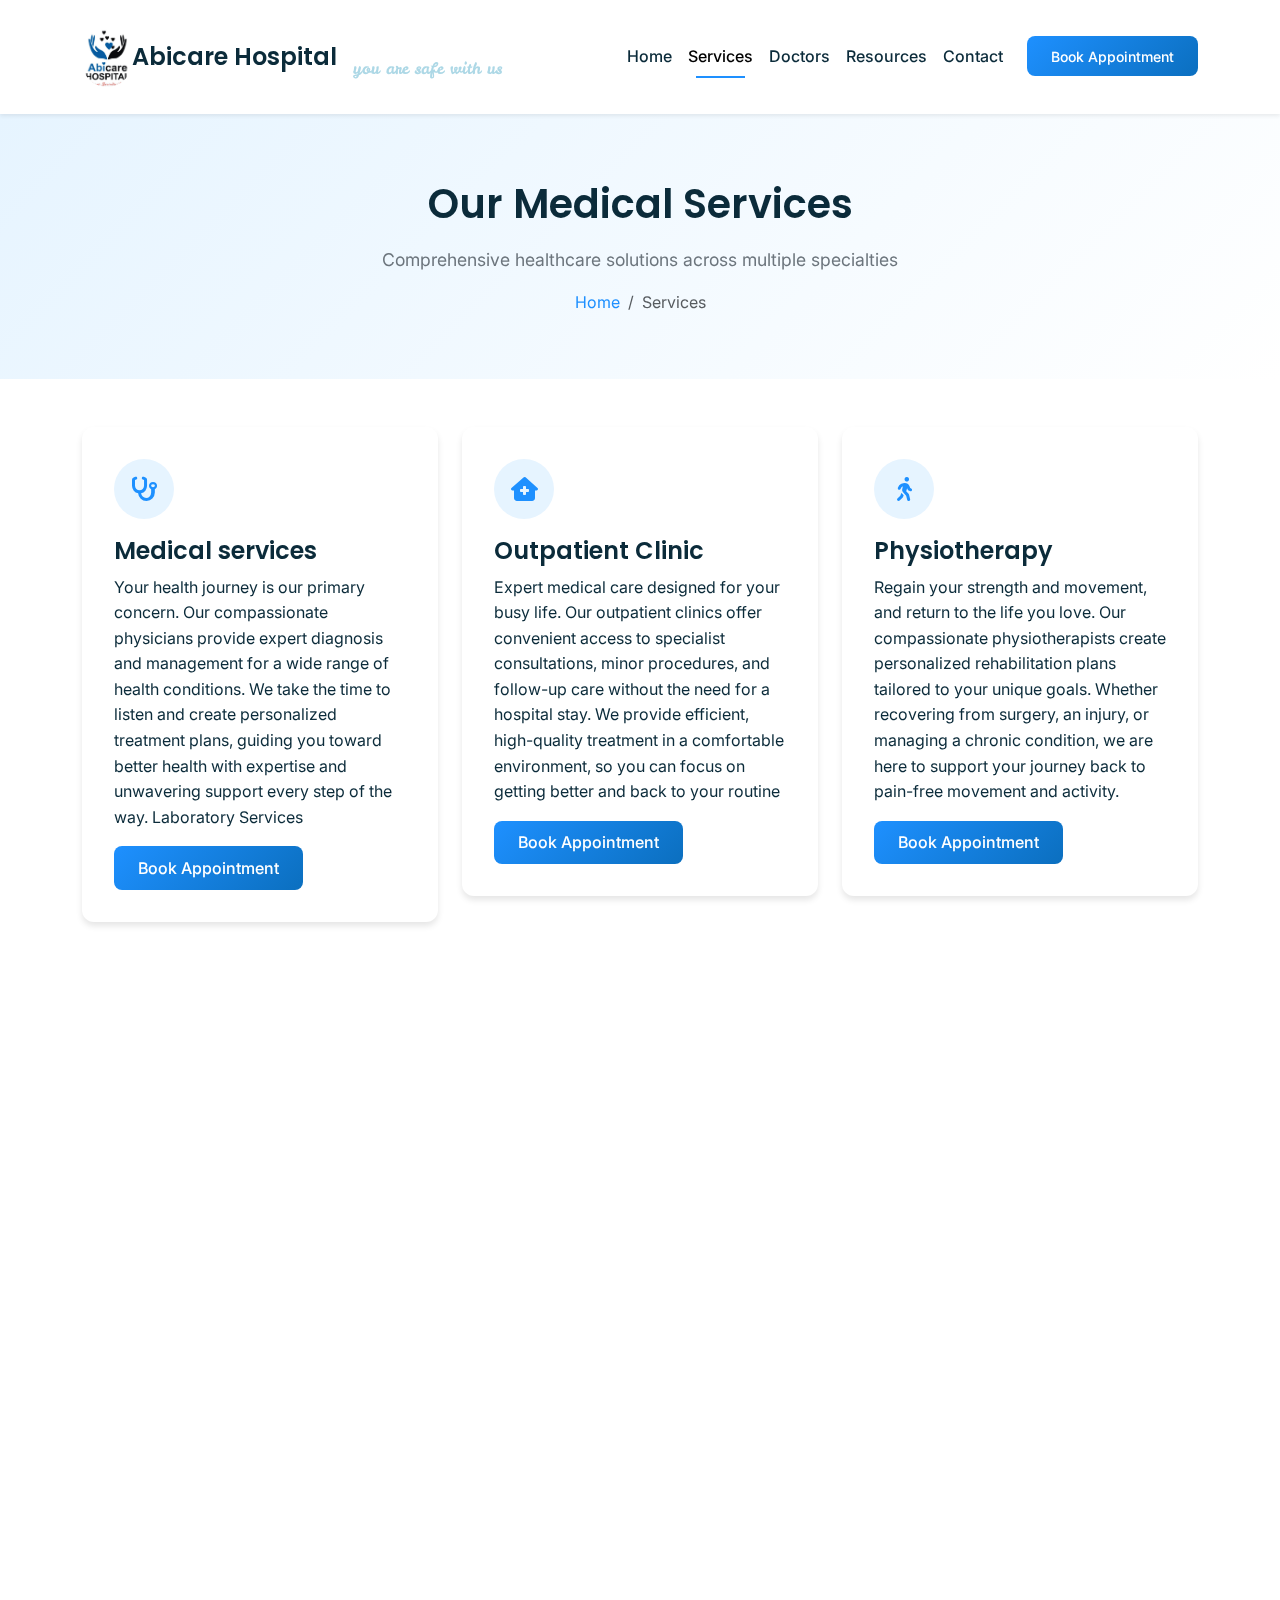
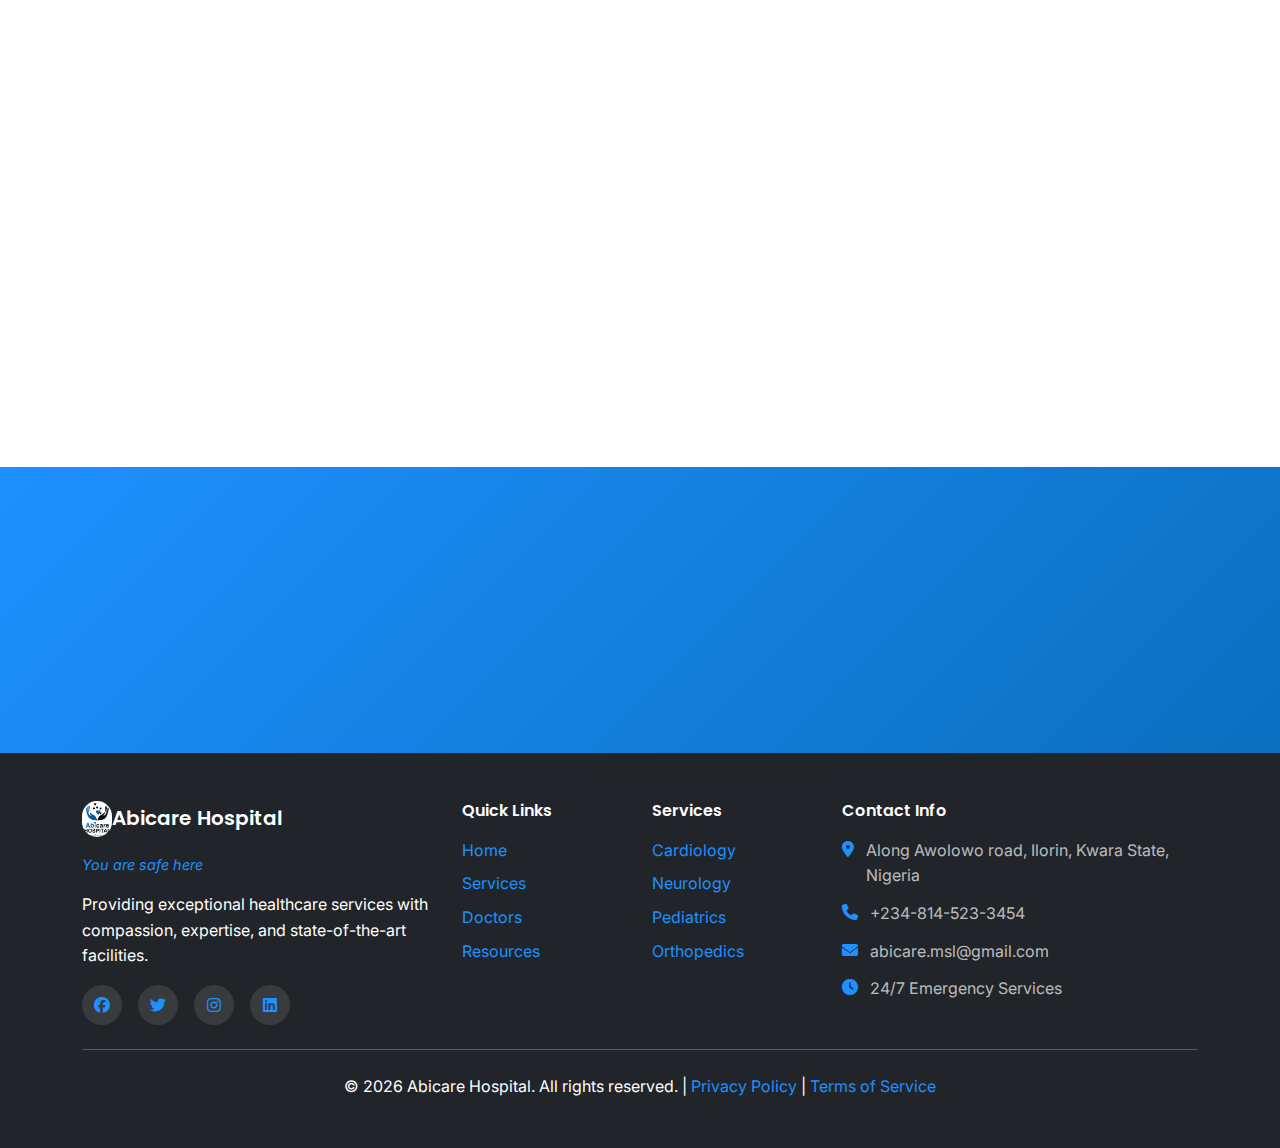
<file: services.html>
<!DOCTYPE html>
<html lang="en">
<head>
    <meta charset="UTF-8">
    <meta name="viewport" content="width=device-width, initial-scale=1.0">
    <meta name="description" content="Comprehensive medical services at Abicare Hospital - Cardiology, Neurology, Pediatrics, Orthopedics, and more specialist departments.">
    <title>Our Services - Abicare Hospital</title>
    
    <link href="https://cdn.jsdelivr.net/npm/bootstrap@5.3.0/dist/css/bootstrap.min.css" rel="stylesheet">
    <link href="https://unpkg.com/aos@2.3.1/dist/aos.css" rel="stylesheet">
    <link href="https://fonts.googleapis.com/css2?family=Poppins:wght@400;600;700&family=Inter:wght@300;400;500;600&display=swap" rel="stylesheet">
    <link rel="stylesheet" href="https://cdnjs.cloudflare.com/ajax/libs/font-awesome/6.4.0/css/all.min.css">
    <link rel="stylesheet" href="style.css">
</head>
 <style>
@import url('https://fonts.googleapis.com/css2?family=Leckerli+One&family=Luxurious+Script&family=Manufacturing+Consent&family=Open+Sans:ital,wght@0,300..800;1,300..800&family=Roboto:ital,wght@0,100..900;1,100..900&family=Rye&display=swap');
.Motto {
  font-family: "Leckerli One", cursive;
  font-weight: 500;
  font-style: normal;
 margin-top: 40px;
color: lightblue;

}

</style>
<body>
    <!-- Navbar -->
    <nav class="navbar navbar-expand-lg navbar-light bg-white sticky-top shadow-sm">
        <div class="container">
            <a class="navbar-brand" href="index.html">
                 <img src="abicare-logop.jpg" alt="" style="width: 50px; border-radius: 30px;">
                <span class="brand-text">Abicare Hospital</span>
               
            </a>
             <p class="Motto"> you are safe with us</p>
            <button class="navbar-toggler" type="button" data-bs-toggle="collapse" data-bs-target="#navbarNav">
                <span class="navbar-toggler-icon"></span>
            </button>
            <div class="collapse navbar-collapse" id="navbarNav">
                <ul class="navbar-nav ms-auto">
                    <li class="nav-item">
                        <a class="nav-link" href="index.html">Home</a>
                    </li>
                    <li class="nav-item">
                        <a class="nav-link active" href="services.html">Services</a>
                    </li>
                    <li class="nav-item">
                        <a class="nav-link" href="doctors.html">Doctors</a>
                    </li>
                    <li class="nav-item">
                        <a class="nav-link" href="resources.html">Resources</a>
                    </li>
                    
                    <li class="nav-item">
                        <a class="nav-link" href="contact.html">Contact</a>
                    </li>
                    <li class="nav-item">
                        <a class="btn btn-primary btn-sm ms-lg-3" href="book.html">Book Appointment</a>
                    </li>
                </ul>
            </div>
        </div>
    </nav>

    <!-- Page Header -->
    <section class="page-header">
        <div class="container">
            <h1 data-aos="fade-up">Our Medical Services</h1>
            <p data-aos="fade-up" data-aos-delay="100">Comprehensive healthcare solutions across multiple specialties</p>
            <nav aria-label="breadcrumb" data-aos="fade-up" data-aos-delay="200">
                <ol class="breadcrumb">
                    <li class="breadcrumb-item"><a href="index.html">Home</a></li>
                    <li class="breadcrumb-item active">Services</li>
                </ol>
            </nav>
        </div>
    </section>

    <!-- Services Grid -->
    <section class="py-5">
        <div class="container">
            <div class="row g-4">
                <!-- Medical services -->
                <div class="col-lg-4 col-md-6" data-aos="fade-up" data-aos-delay="100">
                    <div class="service-detail-card">
                        <div class="service-detail-icon">
                            <i class="fas fa-stethoscope"></i>
                        </div>
                        <h4>Medical services</h4>
                        <p>Your health journey is our primary concern. Our compassionate physicians provide expert diagnosis and management for a wide range of health conditions. We take the time to listen and create personalized treatment plans, guiding you toward better health with expertise and unwavering support every step of the way.

Laboratory Services</p>
                       
                        <a href="book.html" class="btn btn-primary">Book Appointment</a>
                    </div>
                </div>

               

                <!-- Outpatient Clinic -->
                <div class="col-lg-4 col-md-6" data-aos="fade-up" data-aos-delay="300">
                    <div class="service-detail-card">
                        <div class="service-detail-icon">
                            <i class="fas fa-house-medical"></i>
                        </div>
                        <h4>Outpatient Clinic</h4>
                        <p> Expert medical care designed for your busy life. Our outpatient clinics offer convenient access to specialist consultations, minor procedures, and follow-up care without the need for a hospital stay. We provide efficient, high-quality treatment in a comfortable environment, so you can focus on getting better and back to your routine</p>
                        <a href="book.html" class="btn btn-primary">Book Appointment</a>
                    </div>
                </div>

                <!-- Physiotherapy -->
                <div class="col-lg-4 col-md-6" data-aos="fade-up" data-aos-delay="100">
                    <div class="service-detail-card">
                        <div class="service-detail-icon">
                            <i class="fas fa-person-walking"></i>
                        </div>
                        <h4>Physiotherapy</h4>
                        <p>Regain your strength and movement, and return to the life you love. Our compassionate physiotherapists create personalized rehabilitation plans tailored to your unique goals. Whether recovering from surgery, an injury, or managing a chronic condition, we are here to support your journey back to pain-free movement and activity.</p>
                        
                        <a href="book.html" class="btn btn-primary">Book Appointment</a>
                    </div>
                </div>

                <!-- Obstetrics & Gynecology -->
                <div class="col-lg-4 col-md-6" data-aos="fade-up" data-aos-delay="200">
                    <div class="service-detail-card">
                        <div class="service-detail-icon">
                            <i class="fas fa-female"></i>
                        </div>
                        <h4>Obstetrics & Gynecology</h4>
                        <p>Comprehensive women's health services including prenatal care, labor and delivery, gynecological surgery, and reproductive health management.</p>
                        <ul class="list-unstyled mb-3">
                            <li><i class="fas fa-check text-primary me-2"></i>Prenatal & Postnatal Care</li>
                            <li><i class="fas fa-check text-primary me-2"></i>High-Risk Pregnancy</li>
                            <li><i class="fas fa-check text-primary me-2"></i>Family Planning</li>
                            <li><i class="fas fa-check text-primary me-2"></i>Gynecological Surgery</li>
                        </ul>
                        <a href="book.html" class="btn btn-primary">Book Appointment</a>
                    </div>
                </div>

                <!-- General Surgery -->
                <div class="col-lg-4 col-md-6" data-aos="fade-up" data-aos-delay="300">
                    <div class="service-detail-card">
                        <div class="service-detail-icon">
                            <i class="fas fa-procedures"></i>
                        </div>
                        <h4>General Surgery</h4>
                        <p>Advanced surgical procedures using minimally invasive techniques for faster recovery. Expert care for a wide range of surgical conditions.</p>
                        <ul class="list-unstyled mb-3">
                            <li><i class="fas fa-check text-primary me-2"></i>Laparoscopic Surgery</li>
                            <li><i class="fas fa-check text-primary me-2"></i>Hernia Repair</li>
                            <li><i class="fas fa-check text-primary me-2"></i>Appendectomy</li>
                            <li><i class="fas fa-check text-primary me-2"></i>Gallbladder Surgery</li>
                        </ul>
                        <a href="book.html" class="btn btn-primary">Book Appointment</a>
                    </div>
                </div>

                <!-- Counselling -->
                <div class="col-lg-4 col-md-6" data-aos="fade-up" data-aos-delay="100">
                    <div class="service-detail-card">
                        <div class="service-detail-icon">
                            <i class="fas fa-ribbon"></i>
                        </div>
                        <h4>Counselling</h4>
                        <p>A safe space for your mind and well-being. Our caring and professional counsellors are here to listen and support you through life's challenges. In a confidential and non-judgmental setting, we provide the tools and guidance to help you navigate stress, anxiety, life transitions, and more, fostering your emotional resilience and mental health.

</p>
                        
                        <a href="book.html" class="btn btn-primary">Book Appointment</a>
                    </div>
                </div>

                <!-- Radiology -->
                <div class="col-lg-4 col-md-6" data-aos="fade-up" data-aos-delay="200">
                    <div class="service-detail-card">
                        <div class="service-detail-icon">
                            <i class="fas fa-x-ray"></i>
                        </div>
                        <h4>Radiology & Imaging</h4>
                        <p>State-of-the-art diagnostic imaging services with advanced technology for accurate diagnosis and treatment planning.</p>
                        <ul class="list-unstyled mb-3">
                            <li><i class="fas fa-check text-primary me-2"></i>X-Ray & Ultrasound</li>
                            <li><i class="fas fa-check text-primary me-2"></i>CT & MRI Scans</li>
                            <li><i class="fas fa-check text-primary me-2"></i>Mammography</li>
                            <li><i class="fas fa-check text-primary me-2"></i>Interventional Radiology</li>
                        </ul>
                        <a href="book.html" class="btn btn-primary">Book Appointment</a>
                    </div>
                </div>

                <!-- Laboratory Services -->
                <div class="col-lg-4 col-md-6" data-aos="fade-up" data-aos-delay="300">
                    <div class="service-detail-card">
                        <div class="service-detail-icon">
                            <i class="fas fa-vial"></i>
                        </div>
                        <h4>Laboratory Services</h4>
                        <p>Comprehensive diagnostic testing with fast, accurate results. Our modern lab performs thousands of tests to support clinical diagnosis.</p>
                        <ul class="list-unstyled mb-3">
                            <li><i class="fas fa-check text-primary me-2"></i>Blood Tests & Analysis</li>
                            <li><i class="fas fa-check text-primary me-2"></i>Microbiology</li>
                            <li><i class="fas fa-check text-primary me-2"></i>Pathology</li>
                            <li><i class="fas fa-check text-primary me-2"></i>Molecular Diagnostics</li>
                        </ul>
                        <a href="book.html" class="btn btn-primary">Book Appointment</a>
                    </div>
                </div>

                
               
               

                <!-- Dentistry -->
                <div class="col-lg-4 col-md-6" data-aos="fade-up" data-aos-delay="300">
                    <div class="service-detail-card">
                        <div class="service-detail-icon">
                            <i class="fas fa-tooth"></i>
                        </div>
                        <h4>Dentistry</h4>
                        <p>Complete dental care for the whole family. From routine cleanings to advanced restorative and cosmetic dentistry procedures.</p>
                        <ul class="list-unstyled mb-3">
                            <li><i class="fas fa-check text-primary me-2"></i>Preventive Dentistry</li>
                            <li><i class="fas fa-check text-primary me-2"></i>Root Canal Treatment</li>
                            <li><i class="fas fa-check text-primary me-2"></i>Dental Implants</li>
                            <li><i class="fas fa-check text-primary me-2"></i>Teeth Whitening</li>
                        </ul>
                        <a href="book.html" class="btn btn-primary">Book Appointment</a>
                    </div>
                </div>
            </div>
        </div>
    </section>

    <!-- Emergency Services Banner -->
    <section class="cta-banner py-5">
        <div class="container">
            <div class="cta-content text-center" data-aos="zoom-in">
                <h2 class="mb-4">24/7 Emergency Services Available</h2>
                <p class="lead mb-4">Our emergency department is always ready to provide immediate care when you need it most.</p>
                <div class="cta-buttons">
                    <a href="tel:+2348145233454" class="btn btn-light btn-lg me-3 mb-2">
                        <i class="fas fa-phone me-2"></i> Call Emergency Line
                    </a>
                    <a href="contact.html" class="btn btn-outline-light btn-lg mb-2">Get Directions</a>
                </div>
            </div>
        </div>
    </section>

    <!-- Footer -->
    <footer class="footer bg-dark text-white py-5">
        <div class="container">
            <div class="row g-4">
                <div class="col-lg-4">
                    <h5 class="mb-3">
                        <img src="abicare-logop.jpg" alt="" style="width: 30px; border-radius: 40px;"></i>Abicare Hospital
                    </h5>
                    <p class="tagline-footer mb-3">You are safe here</p>
                    <p>Providing exceptional healthcare services with compassion, expertise, and state-of-the-art facilities.</p>
                    <div class="social-links mt-3">
                        <a href="https://www.facebook.com/profile.php?id=61560405597436&ref=_ig_profile_ac" class="social-icon"><i class="fab fa-facebook"></i></a>
                        <a href="#" class="social-icon"><i class="fab fa-twitter"></i></a>
                        <a href="https://www.instagram.com/abicarehospital_?utm_source=ig_web_button_share_sheet&igsh=ZDNlZDc0MzIxNw==" class="social-icon"><i class="fab fa-instagram"></i></a>
                        <a href="#" class="social-icon"><i class="fab fa-linkedin"></i></a>
                    </div>
                </div>
                <div class="col-lg-2 col-md-6">
                    <h6 class="mb-3">Quick Links</h6>
                    <ul class="footer-links">
                        <li><a href="index.html">Home</a></li>
                        <li><a href="services.html">Services</a></li>
                        <li><a href="doctors.html">Doctors</a></li>
                        <li><a href="resources.html">Resources</a></li>
                    </ul>
                </div>
                <div class="col-lg-2 col-md-6">
                    <h6 class="mb-3">Services</h6>
                    <ul class="footer-links">
                        <li><a href="services.html">Cardiology</a></li>
                        <li><a href="services.html">Neurology</a></li>
                        <li><a href="services.html">Pediatrics</a></li>
                        <li><a href="services.html">Orthopedics</a></li>
                    </ul>
                </div>
                <div class="col-lg-4">
                    <h6 class="mb-3">Contact Info</h6>
                    <ul class="footer-contact">
                          <li><i class="fas fa-map-marker-alt"></i> Along Awolowo road, Ilorin, Kwara State, Nigeria</li>
                        <li><i class="fas fa-phone"></i> +234-814-523-3454</li>
                        <li><i class="fas fa-envelope"></i> abicare.msl@gmail.com</li>
                        <li><i class="fas fa-clock"></i> 24/7 Emergency Services</li>
                    </ul>
                </div>
            </div>
            <hr class="my-4 bg-secondary">
            <div class="text-center">
                <p class="mb-0">&copy; <script>document.write(new Date().getFullYear())</script> Abicare Hospital. All rights reserved. | <a href="#">Privacy Policy</a> | <a href="#">Terms of Service</a></p>
            </div>
        </div>
    </footer>

    <script src="https://cdn.jsdelivr.net/npm/bootstrap@5.3.0/dist/js/bootstrap.bundle.min.js"></script>
    <script src="https://unpkg.com/aos@2.3.1/dist/aos.js"></script>
    <script src="main.js"></script>
</body>
</html>
</file>
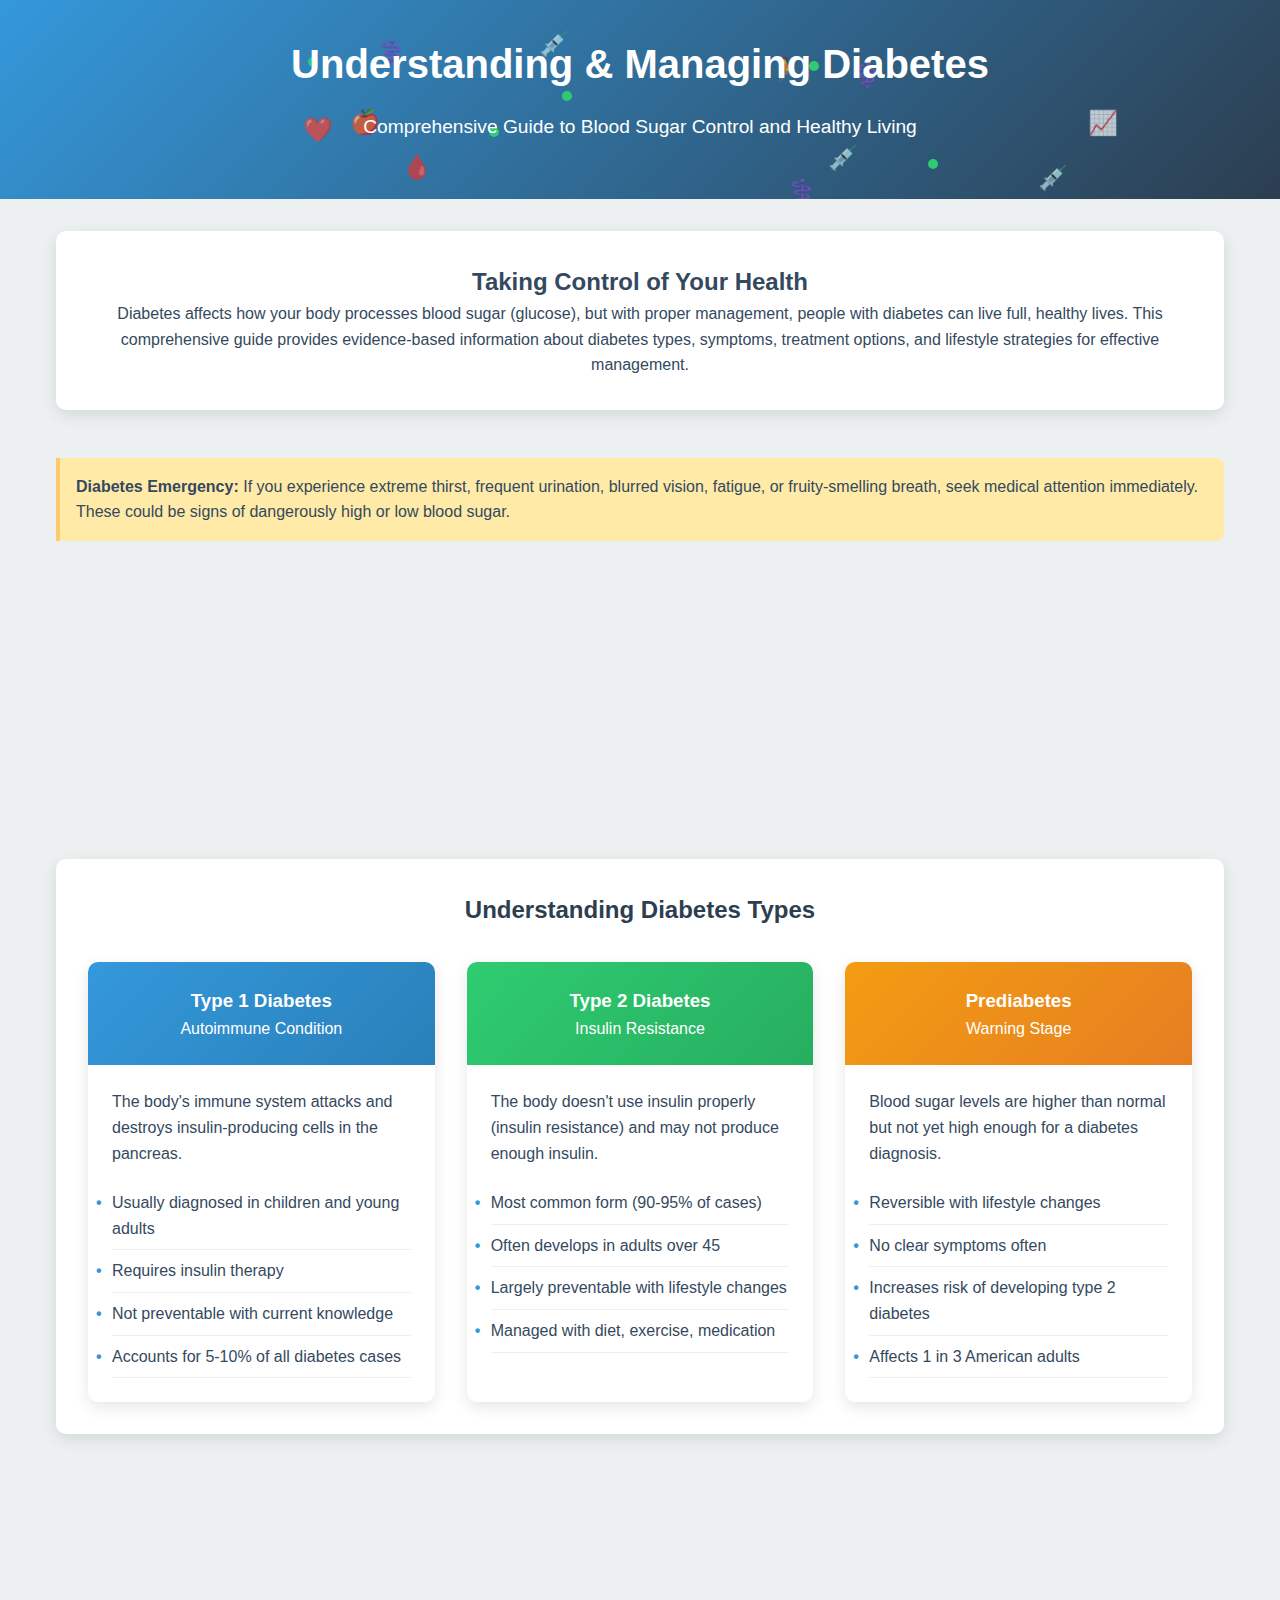
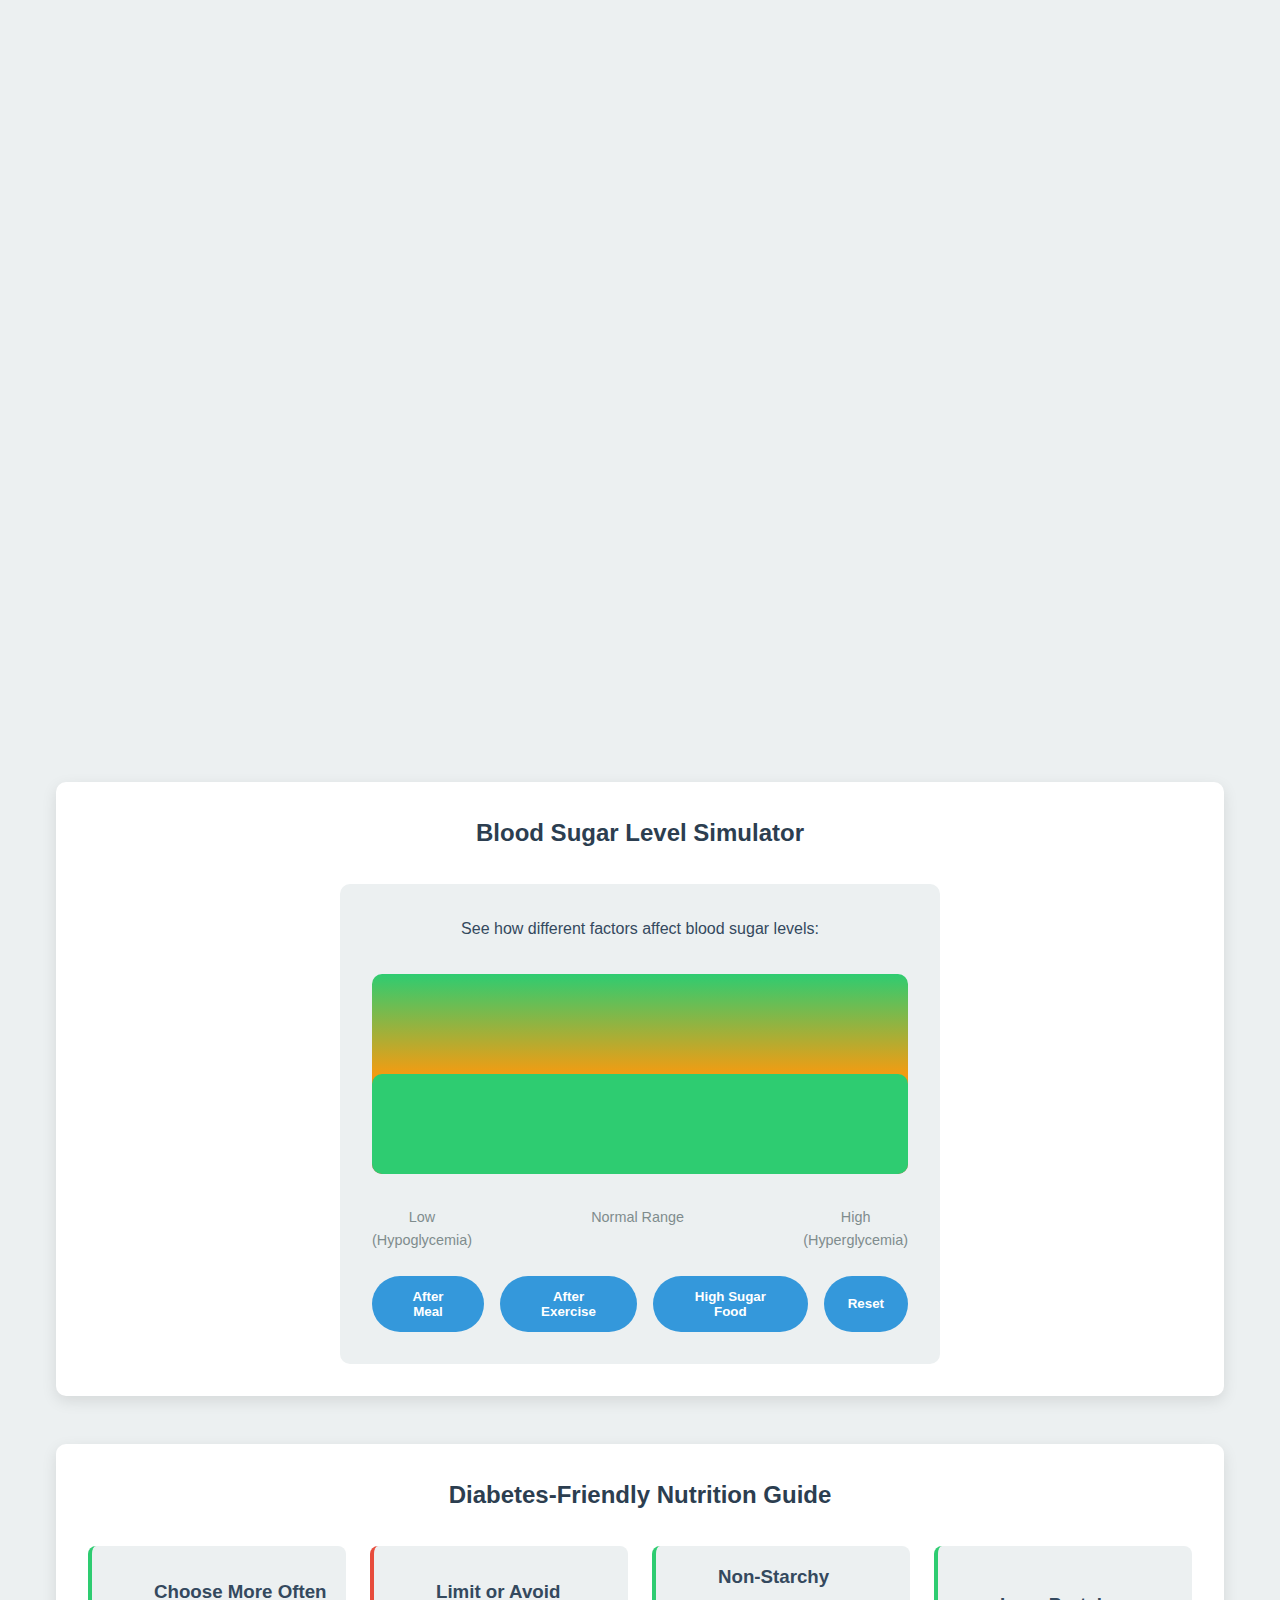
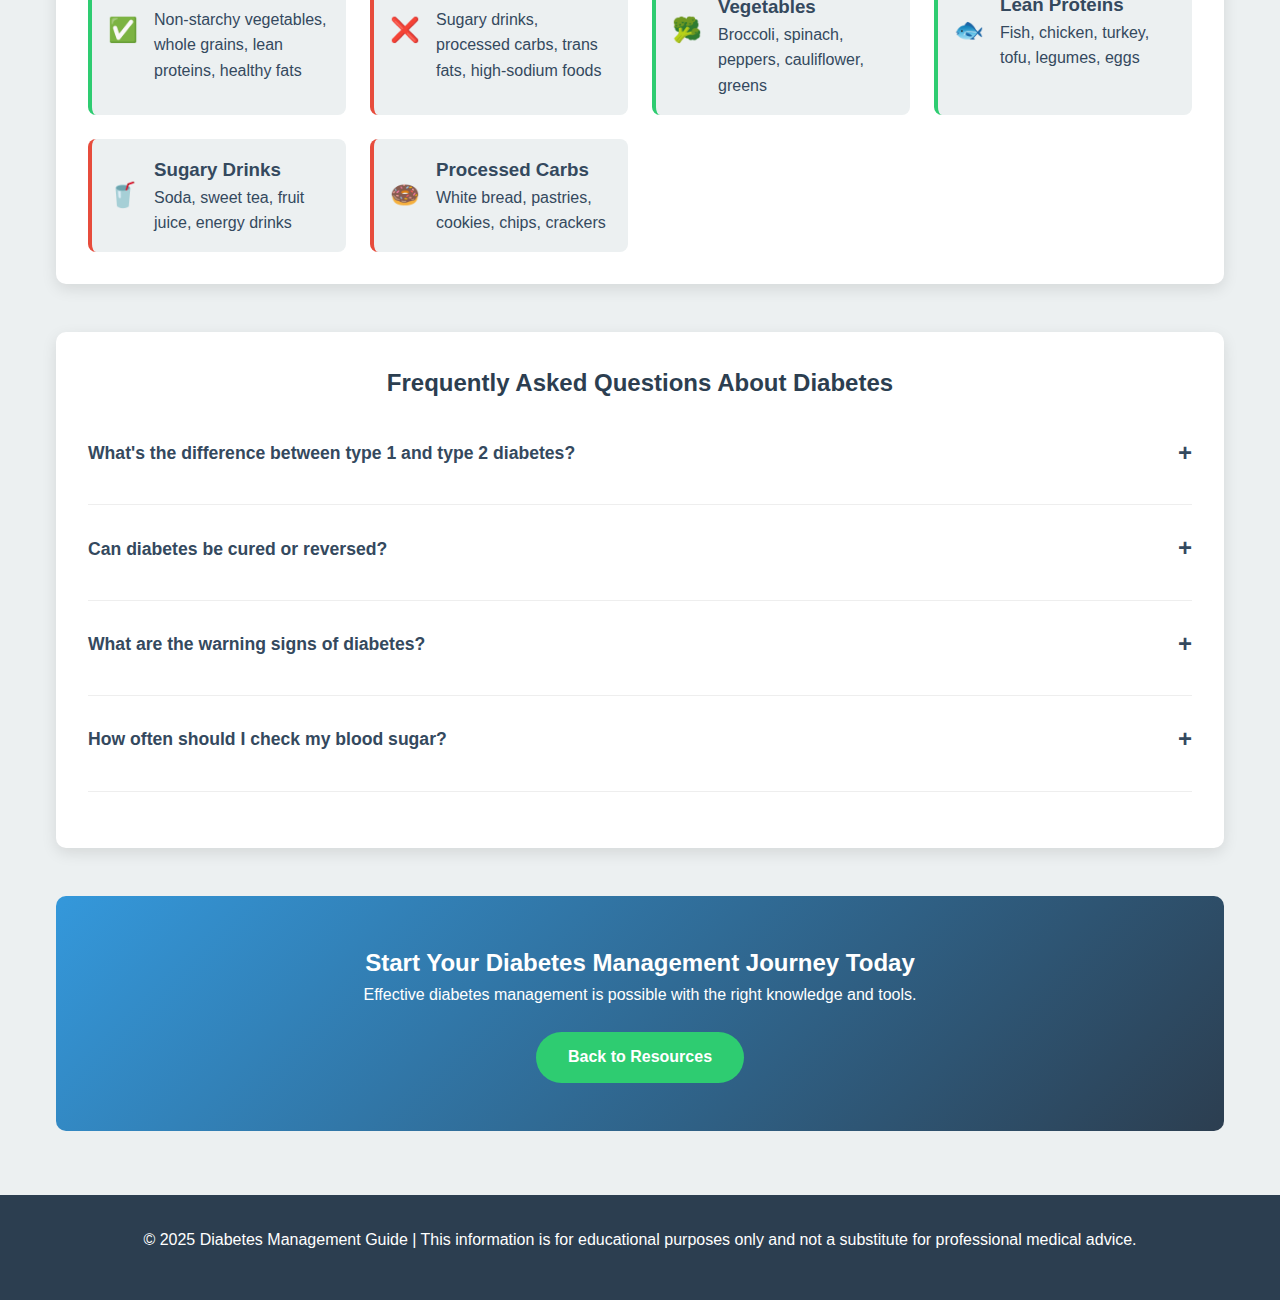
<file: understanding-diabetes.html>
<!DOCTYPE html>
<html lang="en">
<head>
    <meta charset="UTF-8">
    <meta name="viewport" content="width=device-width, initial-scale=1.0">
    <meta name="description" content="Complete guide to understanding and managing diabetes. Learn about types, symptoms, treatment, diet, and lifestyle strategies for diabetes prevention and control.">
    <meta name="keywords" content="diabetes management, type 1 diabetes, type 2 diabetes, blood sugar control, diabetes diet, insulin, prediabetes, diabetes symptoms">
    <title>Understanding & Managing Diabetes | Abicare hospital</title>
    <link rel="stylesheet" href="https://cdnjs.cloudflare.com/ajax/libs/font-awesome/6.4.0/css/all.min.css">
    <style>
        :root {
            --primary: #3498db;
            --primary-light: #5dade2;
            --primary-dark: #2980b9;
            --secondary: #2ecc71;
            --accent: #e74c3c;
            --warning: #f39c12;
            --light: #ecf0f1;
            --dark: #2c3e50;
            --text: #34495e;
            --text-light: #7f8c8d;
            --transition: all 0.3s ease;
        }
        
        * {
            margin: 0;
            padding: 0;
            box-sizing: border-box;
            font-family: 'Segoe UI', Tahoma, Geneva, Verdana, sans-serif;
        }
        
        body {
            background-color: var(--light);
            color: var(--text);
            line-height: 1.6;
            overflow-x: hidden;
        }
        
        header {
            background: linear-gradient(135deg, var(--primary), var(--dark));
            color: white;
            padding: 2rem 1rem;
            text-align: center;
            position: relative;
            overflow: hidden;
        }
        
        .diabetes-animation {
            position: absolute;
            width: 100%;
            height: 100%;
            top: 0;
            left: 0;
            z-index: 0;
        }
        
        .floating-icon {
            position: absolute;
            font-size: 1.5rem;
            animation: float 8s infinite ease-in-out;
            opacity: 0.7;
        }
        
        @keyframes float {
            0%, 100% {
                transform: translateY(0) rotate(0deg);
            }
            33% {
                transform: translateY(-15px) rotate(5deg);
            }
            66% {
                transform: translateY(10px) rotate(-5deg);
            }
        }
        
        .pulse-dot {
            position: absolute;
            width: 10px;
            height: 10px;
            background-color: var(--secondary);
            border-radius: 50%;
            animation: pulse 2s infinite;
        }
        
        @keyframes pulse {
            0%, 100% {
                transform: scale(1);
                opacity: 0.7;
            }
            50% {
                transform: scale(1.5);
                opacity: 0.3;
            }
        }
        
        .header-content {
            position: relative;
            z-index: 1;
            max-width: 800px;
            margin: 0 auto;
        }
        
        h1 {
            font-size: 2.5rem;
            margin-bottom: 1rem;
            animation: fadeInDown 1s ease;
        }
        
        .subtitle {
            font-size: 1.2rem;
            margin-bottom: 1.5rem;
            animation: fadeInUp 1s ease 0.3s both;
        }
        
        @keyframes fadeInDown {
            from {
                opacity: 0;
                transform: translateY(-20px);
            }
            to {
                opacity: 1;
                transform: translateY(0);
            }
        }
        
        @keyframes fadeInUp {
            from {
                opacity: 0;
                transform: translateY(20px);
            }
            to {
                opacity: 1;
                transform: translateY(0);
            }
        }
        
        .container {
            max-width: 1200px;
            margin: 0 auto;
            padding: 2rem 1rem;
        }
        
        .intro {
            text-align: center;
            margin-bottom: 3rem;
            padding: 2rem;
            background-color: white;
            border-radius: 10px;
            box-shadow: 0 5px 15px rgba(0, 0, 0, 0.1);
            animation: fadeIn 1s ease 0.5s both;
        }
        
        @keyframes fadeIn {
            from {
                opacity: 0;
            }
            to {
                opacity: 1;
            }
        }
        
        .stats-section {
            display: grid;
            grid-template-columns: repeat(auto-fit, minmax(250px, 1fr));
            gap: 1.5rem;
            margin-bottom: 3rem;
        }
        
        .stat-card {
            background-color: white;
            border-radius: 10px;
            padding: 1.5rem;
            text-align: center;
            box-shadow: 0 5px 15px rgba(0, 0, 0, 0.1);
            transition: var(--transition);
            transform: translateY(20px);
            opacity: 0;
            animation: cardAppear 0.5s ease forwards;
        }
        
        @keyframes cardAppear {
            to {
                opacity: 1;
                transform: translateY(0);
            }
        }
        
        .stat-card:hover {
            transform: translateY(-5px);
            box-shadow: 0 10px 25px rgba(0, 0, 0, 0.15);
        }
        
        .stat-icon {
            font-size: 2.5rem;
            margin-bottom: 1rem;
        }
        
        .stat-number {
            font-size: 2rem;
            font-weight: bold;
            color: var(--dark);
            margin-bottom: 0.5rem;
        }
        
        .types-section {
            background-color: white;
            border-radius: 10px;
            padding: 2rem;
            margin-bottom: 3rem;
            box-shadow: 0 5px 15px rgba(0, 0, 0, 0.1);
        }
        
        .types-title {
            text-align: center;
            margin-bottom: 2rem;
            color: var(--dark);
        }
        
        .types-comparison {
            display: grid;
            grid-template-columns: repeat(auto-fit, minmax(300px, 1fr));
            gap: 2rem;
        }
        
        .type-card {
            border-radius: 10px;
            overflow: hidden;
            box-shadow: 0 5px 15px rgba(0, 0, 0, 0.1);
            transition: var(--transition);
        }
        
        .type-card:hover {
            transform: translateY(-10px);
            box-shadow: 0 15px 30px rgba(0, 0, 0, 0.15);
        }
        
        .type-header {
            padding: 1.5rem;
            color: white;
            text-align: center;
        }
        
        .type-1 .type-header {
            background: linear-gradient(135deg, var(--primary), var(--primary-dark));
        }
        
        .type-2 .type-header {
            background: linear-gradient(135deg, var(--secondary), #27ae60);
        }
        
        .prediabetes .type-header {
            background: linear-gradient(135deg, var(--warning), #e67e22);
        }
        
        .type-content {
            padding: 1.5rem;
        }
        
        .type-features {
            list-style: none;
            margin-top: 1rem;
        }
        
        .type-features li {
            padding: 0.5rem 0;
            border-bottom: 1px solid #eee;
        }
        
        .type-features li:before {
            content: "•";
            color: var(--primary);
            font-weight: bold;
            display: inline-block;
            width: 1em;
            margin-left: -1em;
        }
        
        .management-grid {
            display: grid;
            grid-template-columns: repeat(auto-fill, minmax(300px, 1fr));
            gap: 2rem;
            margin-bottom: 3rem;
        }
        
        .management-card {
            background-color: white;
            border-radius: 10px;
            overflow: hidden;
            box-shadow: 0 5px 15px rgba(0, 0, 0, 0.1);
            transition: var(--transition);
            opacity: 0;
            transform: translateY(20px);
            animation: cardAppear 0.5s ease forwards;
        }
        
        .management-card:hover {
            transform: translateY(-10px);
            box-shadow: 0 15px 30px rgba(0, 0, 0, 0.15);
        }
        
        .management-icon {
            background: linear-gradient(135deg, var(--primary), var(--primary-dark));
            color: white;
            height: 80px;
            display: flex;
            align-items: center;
            justify-content: center;
            font-size: 2rem;
        }
        
        .management-content {
            padding: 1.5rem;
        }
        
        .management-title {
            font-size: 1.3rem;
            margin-bottom: 1rem;
            color: var(--dark);
        }
        
        .interactive-section {
            background-color: white;
            border-radius: 10px;
            padding: 2rem;
            margin-bottom: 3rem;
            box-shadow: 0 5px 15px rgba(0, 0, 0, 0.1);
            text-align: center;
        }
        
        .interactive-title {
            margin-bottom: 2rem;
            color: var(--dark);
        }
        
        .blood-sugar-tracker {
            max-width: 600px;
            margin: 0 auto;
            padding: 2rem;
            background-color: var(--light);
            border-radius: 10px;
        }
        
        .tracker-visual {
            height: 200px;
            margin: 2rem 0;
            position: relative;
            background: linear-gradient(to top, #e74c3c 0%, #f39c12 50%, #2ecc71 100%);
            border-radius: 10px;
            overflow: hidden;
        }
        
        .sugar-level {
            position: absolute;
            bottom: 0;
            left: 0;
            width: 100%;
            background-color: var(--primary);
            transition: height 1s ease;
            border-radius: 10px 10px 0 0;
        }
        
        .level-labels {
            display: flex;
            justify-content: space-between;
            margin-top: 0.5rem;
            font-size: 0.9rem;
            color: var(--text-light);
        }
        
        .tracker-controls {
            display: flex;
            gap: 1rem;
            justify-content: center;
            margin-top: 1.5rem;
        }
        
        .tracker-button {
            background-color: var(--primary);
            color: white;
            border: none;
            padding: 0.8rem 1.5rem;
            border-radius: 50px;
            font-weight: bold;
            cursor: pointer;
            transition: var(--transition);
        }
        
        .tracker-button:hover {
            background-color: var(--primary-dark);
            transform: scale(1.05);
        }
        
        .food-section {
            background-color: white;
            border-radius: 10px;
            padding: 2rem;
            margin-bottom: 3rem;
            box-shadow: 0 5px 15px rgba(0, 0, 0, 0.1);
        }
        
        .food-title {
            text-align: center;
            margin-bottom: 2rem;
            color: var(--dark);
        }
        
        .food-grid {
            display: grid;
            grid-template-columns: repeat(auto-fit, minmax(250px, 1fr));
            gap: 1.5rem;
        }
        
        .food-item {
            padding: 1rem;
            background-color: var(--light);
            border-radius: 8px;
            display: flex;
            align-items: center;
            gap: 1rem;
            transition: var(--transition);
        }
        
        .food-item.good {
            border-left: 4px solid var(--secondary);
        }
        
        .food-item.avoid {
            border-left: 4px solid var(--accent);
        }
        
        .food-item:hover {
            transform: translateX(5px);
            background-color: #dfe6e9;
        }
        
        .food-icon {
            font-size: 1.5rem;
        }
        
        .good .food-icon {
            color: var(--secondary);
        }
        
        .avoid .food-icon {
            color: var(--accent);
        }
        
        .faq-section {
            background-color: white;
            border-radius: 10px;
            padding: 2rem;
            box-shadow: 0 5px 15px rgba(0, 0, 0, 0.1);
            margin-bottom: 3rem;
        }
        
        .faq-title {
            text-align: center;
            margin-bottom: 2rem;
            color: var(--dark);
        }
        
        .faq-item {
            margin-bottom: 1.5rem;
            border-bottom: 1px solid #eee;
            padding-bottom: 1.5rem;
        }
        
        .faq-question {
            font-weight: bold;
            font-size: 1.1rem;
            margin-bottom: 0.5rem;
            cursor: pointer;
            display: flex;
            justify-content: space-between;
            align-items: center;
        }
        
        .faq-answer {
            max-height: 0;
            overflow: hidden;
            transition: max-height 0.3s ease;
        }
        
        .faq-answer.active {
            max-height: 500px;
        }
        
        .faq-toggle {
            font-size: 1.5rem;
            transition: transform 0.3s ease;
        }
        
        .faq-toggle.active {
            transform: rotate(45deg);
        }
        
        .emergency-notice {
            background-color: #FFEAA7;
            border-left: 4px solid #FDCB6E;
            padding: 1rem;
            margin: 2rem 0;
            border-radius: 0 8px 8px 0;
        }
        
        .cta-section {
            text-align: center;
            padding: 3rem 2rem;
            background: linear-gradient(135deg, var(--primary), var(--dark));
            color: white;
            border-radius: 10px;
            margin-bottom: 2rem;
        }
        
        .cta-button {
            display: inline-block;
            background-color: var(--secondary);
            color: white;
            padding: 0.8rem 2rem;
            border-radius: 50px;
            text-decoration: none;
            font-weight: bold;
            margin-top: 1.5rem;
            transition: var(--transition);
            animation: pulse 2s infinite;
        }
        
        @keyframes pulse {
            0% {
                transform: scale(1);
            }
            50% {
                transform: scale(1.05);
            }
            100% {
                transform: scale(1);
            }
        }
        
        .cta-button:hover {
            background-color: #27ae60;
            transform: scale(1.05);
        }
        
        footer {
            text-align: center;
            padding: 2rem 1rem;
            background-color: var(--dark);
            color: white;
        }
        
        .footer-links {
            display: flex;
            justify-content: center;
            gap: 2rem;
            margin-top: 1rem;
        }
        
        .footer-links a {
            color: white;
            text-decoration: none;
            transition: var(--transition);
        }
        
        .footer-links a:hover {
            color: var(--primary-light);
        }
        
        @media (max-width: 768px) {
            h1 {
                font-size: 2rem;
            }
            
            .management-grid {
                grid-template-columns: 1fr;
            }
            
            .stats-section {
                grid-template-columns: 1fr;
            }
            
            .types-comparison {
                grid-template-columns: 1fr;
            }
        }
    </style>
</head>
<body>
    <header>
        <div class="diabetes-animation" id="diabetesAnimation"></div>
        <div class="header-content">
            <h1>Understanding & Managing Diabetes</h1>
            <p class="subtitle">Comprehensive Guide to Blood Sugar Control and Healthy Living</p>
        </div>
    </header>
    
    <div class="container">
        <section class="intro">
            <h2>Taking Control of Your Health</h2>
            <p>Diabetes affects how your body processes blood sugar (glucose), but with proper management, people with diabetes can live full, healthy lives. This comprehensive guide provides evidence-based information about diabetes types, symptoms, treatment options, and lifestyle strategies for effective management.</p>
        </section>
        
        <div class="emergency-notice">
            <p><strong>Diabetes Emergency:</strong> If you experience extreme thirst, frequent urination, blurred vision, fatigue, or fruity-smelling breath, seek medical attention immediately. These could be signs of dangerously high or low blood sugar.</p>
        </div>
        
        <section class="stats-section">
            <div class="stat-card" style="animation-delay: 0.1s">
                <div class="stat-icon">🔢</div>
                <div class="stat-number">37.3M</div>
                <p>Americans have diabetes (11.3% of population)</p>
            </div>
            <div class="stat-card" style="animation-delay: 0.2s">
                <div class="stat-icon">⚠️</div>
                <div class="stat-number">96M</div>
                <p>Adults have prediabetes (38% of population)</p>
            </div>
            <div class="stat-card" style="animation-delay: 0.3s">
                <div class="stat-icon">💪</div>
                <div class="stat-number">58%</div>
                <p>Reduction in diabetes risk with lifestyle changes</p>
            </div>
            <div class="stat-card" style="animation-delay: 0.4s">
                <div class="stat-icon">💰</div>
                <div class="stat-number">$327B</div>
                <p>Annual cost of diabetes in the United States</p>
            </div>
        </section>
        
        <section class="types-section">
            <h2 class="types-title">Understanding Diabetes Types</h2>
            <div class="types-comparison">
                <div class="type-card type-1">
                    <div class="type-header">
                        <h3>Type 1 Diabetes</h3>
                        <p>Autoimmune Condition</p>
                    </div>
                    <div class="type-content">
                        <p>The body's immune system attacks and destroys insulin-producing cells in the pancreas.</p>
                        <ul class="type-features">
                            <li>Usually diagnosed in children and young adults</li>
                            <li>Requires insulin therapy</li>
                            <li>Not preventable with current knowledge</li>
                            <li>Accounts for 5-10% of all diabetes cases</li>
                        </ul>
                    </div>
                </div>
                
                <div class="type-card type-2">
                    <div class="type-header">
                        <h3>Type 2 Diabetes</h3>
                        <p>Insulin Resistance</p>
                    </div>
                    <div class="type-content">
                        <p>The body doesn't use insulin properly (insulin resistance) and may not produce enough insulin.</p>
                        <ul class="type-features">
                            <li>Most common form (90-95% of cases)</li>
                            <li>Often develops in adults over 45</li>
                            <li>Largely preventable with lifestyle changes</li>
                            <li>Managed with diet, exercise, medication</li>
                        </ul>
                    </div>
                </div>
                
                <div class="type-card prediabetes">
                    <div class="type-header">
                        <h3>Prediabetes</h3>
                        <p>Warning Stage</p>
                    </div>
                    <div class="type-content">
                        <p>Blood sugar levels are higher than normal but not yet high enough for a diabetes diagnosis.</p>
                        <ul class="type-features">
                            <li>Reversible with lifestyle changes</li>
                            <li>No clear symptoms often</li>
                            <li>Increases risk of developing type 2 diabetes</li>
                            <li>Affects 1 in 3 American adults</li>
                        </ul>
                    </div>
                </div>
            </div>
        </section>
        
        <section class="management-grid" id="managementContainer">
            <!-- Management tips will be inserted by JavaScript -->
        </section>
        
        <section class="interactive-section">
            <h2 class="interactive-title">Blood Sugar Level Simulator</h2>
            <div class="blood-sugar-tracker">
                <p>See how different factors affect blood sugar levels:</p>
                <div class="tracker-visual">
                    <div class="sugar-level" id="sugarLevel" style="height: 50%;"></div>
                </div>
                <div class="level-labels">
                    <span>Low<br>(Hypoglycemia)</span>
                    <span>Normal Range</span>
                    <span>High<br>(Hyperglycemia)</span>
                </div>
                <div class="tracker-controls">
                    <button class="tracker-button" data-change="10">After Meal</button>
                    <button class="tracker-button" data-change="-15">After Exercise</button>
                    <button class="tracker-button" data-change="20">High Sugar Food</button>
                    <button class="tracker-button" data-change="0" id="resetTracker">Reset</button>
                </div>
            </div>
        </section>
        
        <section class="food-section">
            <h2 class="food-title">Diabetes-Friendly Nutrition Guide</h2>
            <div class="food-grid">
                <div class="food-item good">
                    <div class="food-icon">✅</div>
                    <div>
                        <h3>Choose More Often</h3>
                        <p>Non-starchy vegetables, whole grains, lean proteins, healthy fats</p>
                    </div>
                </div>
                <div class="food-item avoid">
                    <div class="food-icon">❌</div>
                    <div>
                        <h3>Limit or Avoid</h3>
                        <p>Sugary drinks, processed carbs, trans fats, high-sodium foods</p>
                    </div>
                </div>
                <div class="food-item good">
                    <div class="food-icon">🥦</div>
                    <div>
                        <h3>Non-Starchy Vegetables</h3>
                        <p>Broccoli, spinach, peppers, cauliflower, greens</p>
                    </div>
                </div>
                <div class="food-item good">
                    <div class="food-icon">🐟</div>
                    <div>
                        <h3>Lean Proteins</h3>
                        <p>Fish, chicken, turkey, tofu, legumes, eggs</p>
                    </div>
                </div>
                <div class="food-item avoid">
                    <div class="food-icon">🥤</div>
                    <div>
                        <h3>Sugary Drinks</h3>
                        <p>Soda, sweet tea, fruit juice, energy drinks</p>
                    </div>
                </div>
                <div class="food-item avoid">
                    <div class="food-icon">🍩</div>
                    <div>
                        <h3>Processed Carbs</h3>
                        <p>White bread, pastries, cookies, chips, crackers</p>
                    </div>
                </div>
            </div>
        </section>
        
        <section class="faq-section">
            <h2 class="faq-title">Frequently Asked Questions About Diabetes</h2>
            <div class="faq-list">
                <div class="faq-item">
                    <div class="faq-question">
                        What's the difference between type 1 and type 2 diabetes?
                        <span class="faq-toggle">+</span>
                    </div>
                    <div class="faq-answer">
                        <p>Type 1 diabetes is an autoimmune condition where the body attacks insulin-producing cells, requiring insulin therapy. Type 2 diabetes involves insulin resistance where the body doesn't use insulin properly, often managed with lifestyle changes and oral medications. Type 1 usually appears in childhood, while type 2 typically develops in adulthood.</p>
                    </div>
                </div>
                
                <div class="faq-item">
                    <div class="faq-question">
                        Can diabetes be cured or reversed?
                        <span class="faq-toggle">+</span>
                    </div>
                    <div class="faq-answer">
                        <p>Type 1 diabetes cannot be cured or reversed—it requires lifelong management. Type 2 diabetes cannot be cured, but it can often be put into remission through significant lifestyle changes like weight loss, healthy eating, and regular exercise. Prediabetes can frequently be reversed entirely with lifestyle interventions.</p>
                    </div>
                </div>
                
                <div class="faq-item">
                    <div class="faq-question">
                        What are the warning signs of diabetes?
                        <span class="faq-toggle">+</span>
                    </div>
                    <div class="faq-answer">
                        <p>Common symptoms include increased thirst, frequent urination, extreme hunger, unexplained weight loss, fatigue, blurred vision, slow-healing sores, frequent infections, and tingling in hands or feet. However, many people with type 2 diabetes have mild or no symptoms initially.</p>
                    </div>
                </div>
                
                <div class="faq-item">
                    <div class="faq-question">
                        How often should I check my blood sugar?
                        <span class="faq-toggle">+</span>
                    </div>
                    <div class="faq-answer">
                        <p>This depends on your type of diabetes and treatment plan. People with type 1 diabetes typically check 4-10 times daily. Those with type 2 diabetes may check less frequently, from once daily to several times weekly. Your healthcare provider will recommend a testing schedule based on your specific needs and treatment.</p>
                    </div>
                </div>
            </div>
        </section>
        
        <section class="cta-section">
            <h2>Start Your Diabetes Management Journey Today</h2>
            <p>Effective diabetes management is possible with the right knowledge and tools.</p>
            <a href="resources.html" class="cta-button">Back to Resources </a>
        </section>
    </div>
    
    <footer>
        <p>&copy; 2025 Diabetes Management Guide | This information is for educational purposes only and not a substitute for professional medical advice.</p>
        <div class="footer-links">
           
        </div>
    </footer>

    <script>
        // Diabetes management tips data
        const managementTips = [
            {
                title: "Monitor Blood Sugar",
                icon: "📊",
                description: "Regular monitoring helps you understand how food, activity, and medication affect your levels. Keep a log to identify patterns."
            },
            {
                title: "Healthy Eating",
                icon: "🥗",
                description: "Focus on balanced meals with non-starchy vegetables, lean proteins, and whole grains. Control portion sizes and carbohydrate intake."
            },
            {
                title: "Regular Physical Activity",
                icon: "🏃‍♂️",
                description: "Aim for 150 minutes of moderate exercise weekly. Activity helps insulin work better and can lower blood sugar levels."
            },
            {
                title: "Medication Adherence",
                icon: "💊",
                description: "Take medications as prescribed. Don't skip doses, and communicate with your doctor about any side effects or concerns."
            },
            {
                title: "Stress Management",
                icon: "😌",
                description: "Chronic stress can raise blood sugar levels. Practice relaxation techniques like deep breathing, meditation, or yoga."
            },
            {
                title: "Regular Check-ups",
                icon: "👨‍⚕️",
                description: "Schedule regular appointments with your healthcare team. Monitor A1C, blood pressure, cholesterol, and kidney function."
            },
            {
                title: "Foot Care",
                icon: "🦶",
                description: "Check feet daily for cuts, blisters, or sores. Diabetes can cause nerve damage and reduce blood flow to feet."
            },
            {
                title: "Stay Hydrated",
                icon: "💧",
                description: "Drink plenty of water throughout the day. Avoid sugary beverages that can spike blood sugar levels."
            }
        ];

        // Generate management tips
        function generateManagementTips() {
            const container = document.getElementById('managementContainer');
            
            managementTips.forEach((tip, index) => {
                const card = document.createElement('div');
                card.className = 'management-card';
                card.style.animationDelay = `${index * 0.1}s`;
                
                card.innerHTML = `
                    <div class="management-icon">${tip.icon}</div>
                    <div class="management-content">
                        <h3 class="management-title">${tip.title}</h3>
                        <p>${tip.description}</p>
                    </div>
                `;
                
                container.appendChild(card);
            });
        }

        // Create diabetes animation in header
        function createDiabetesAnimation() {
            const container = document.getElementById('diabetesAnimation');
            const icons = ['🩸', '💉', '❤️', '🍎', '🏃', '⚕️', '🔬', '📈'];
            const iconsCount = 12;
            
            for (let i = 0; i < iconsCount; i++) {
                const icon = document.createElement('div');
                icon.className = 'floating-icon';
                icon.textContent = icons[Math.floor(Math.random() * icons.length)];
                
                // Random position
                icon.style.left = `${Math.random() * 100}%`;
                icon.style.top = `${Math.random() * 100}%`;
                
                // Random animation delay and duration
                icon.style.animationDelay = `${Math.random() * 8}s`;
                icon.style.animationDuration = `${6 + Math.random() * 4}s`;
                
                container.appendChild(icon);
            }
            
            // Add pulse dots
            for (let i = 0; i < 5; i++) {
                const dot = document.createElement('div');
                dot.className = 'pulse-dot';
                
                // Random position
                dot.style.left = `${Math.random() * 90}%`;
                dot.style.top = `${Math.random() * 90}%`;
                
                // Random animation delay
                dot.style.animationDelay = `${Math.random() * 2}s`;
                
                container.appendChild(dot);
            }
        }

        // Blood sugar tracker functionality
        function setupBloodSugarTracker() {
            const sugarLevel = document.getElementById('sugarLevel');
            const buttons = document.querySelectorAll('.tracker-button');
            const resetButton = document.getElementById('resetTracker');
            
            let currentLevel = 50; // Starting at normal range
            
            function updateSugarLevel() {
                sugarLevel.style.height = `${currentLevel}%`;
                
                // Change color based on level
                if (currentLevel < 30) {
                    sugarLevel.style.backgroundColor = '#3498db'; // Low - blue
                } else if (currentLevel > 70) {
                    sugarLevel.style.backgroundColor = '#e74c3c'; // High - red
                } else {
                    sugarLevel.style.backgroundColor = '#2ecc71'; // Normal - green
                }
            }
            
            buttons.forEach(button => {
                if (button !== resetButton) {
                    button.addEventListener('click', () => {
                        const change = parseInt(button.getAttribute('data-change'));
                        currentLevel += change;
                        
                        // Keep within bounds
                        if (currentLevel < 10) currentLevel = 10;
                        if (currentLevel > 90) currentLevel = 90;
                        
                        updateSugarLevel();
                    });
                }
            });
            
            resetButton.addEventListener('click', () => {
                currentLevel = 50;
                updateSugarLevel();
            });
            
            // Initialize
            updateSugarLevel();
        }

        // FAQ toggle functionality
        function setupFAQ() {
            const questions = document.querySelectorAll('.faq-question');
            
            questions.forEach(question => {
                question.addEventListener('click', () => {
                    const answer = question.nextElementSibling;
                    const toggle = question.querySelector('.faq-toggle');
                    
                    answer.classList.toggle('active');
                    toggle.classList.toggle('active');
                });
            });
        }

        // Initialize everything when page loads
        document.addEventListener('DOMContentLoaded', () => {
            generateManagementTips();
            createDiabetesAnimation();
            setupBloodSugarTracker();
            setupFAQ();
        });
    </script>
</body>
</html>
</file>
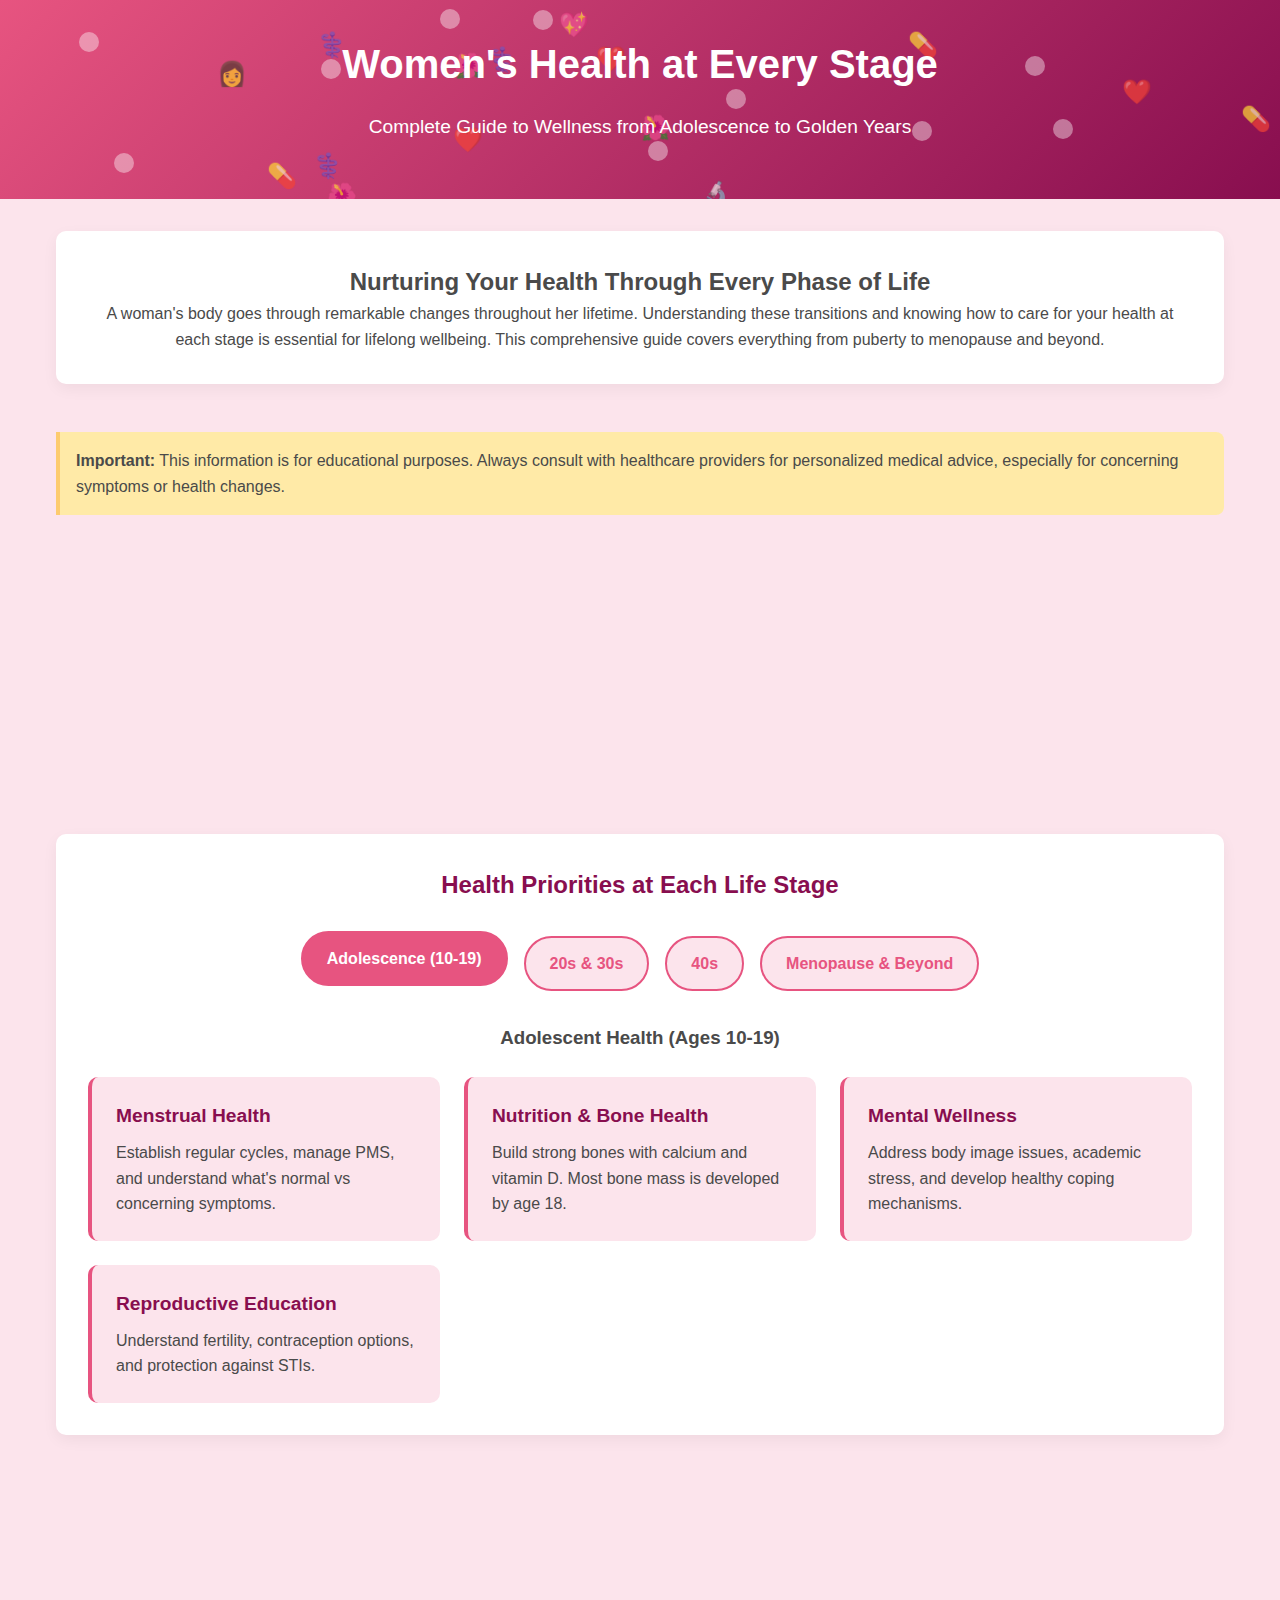
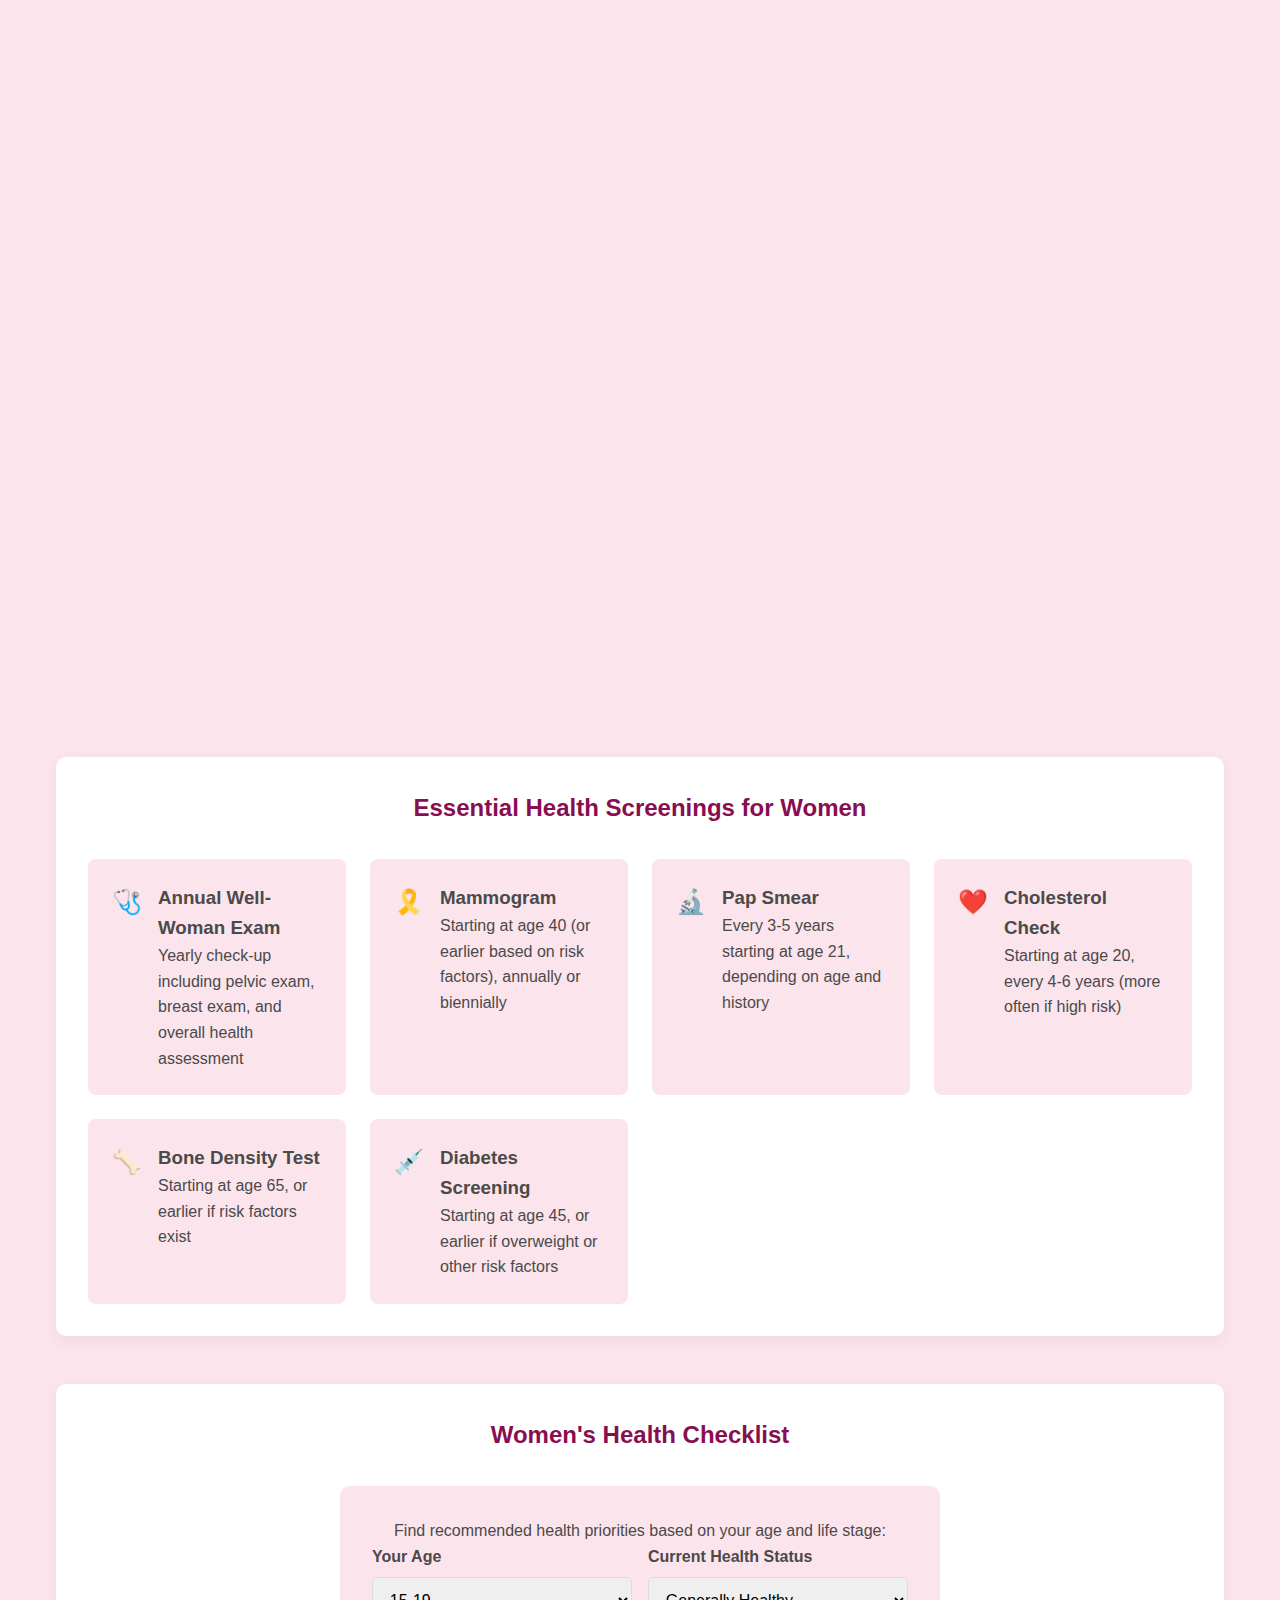
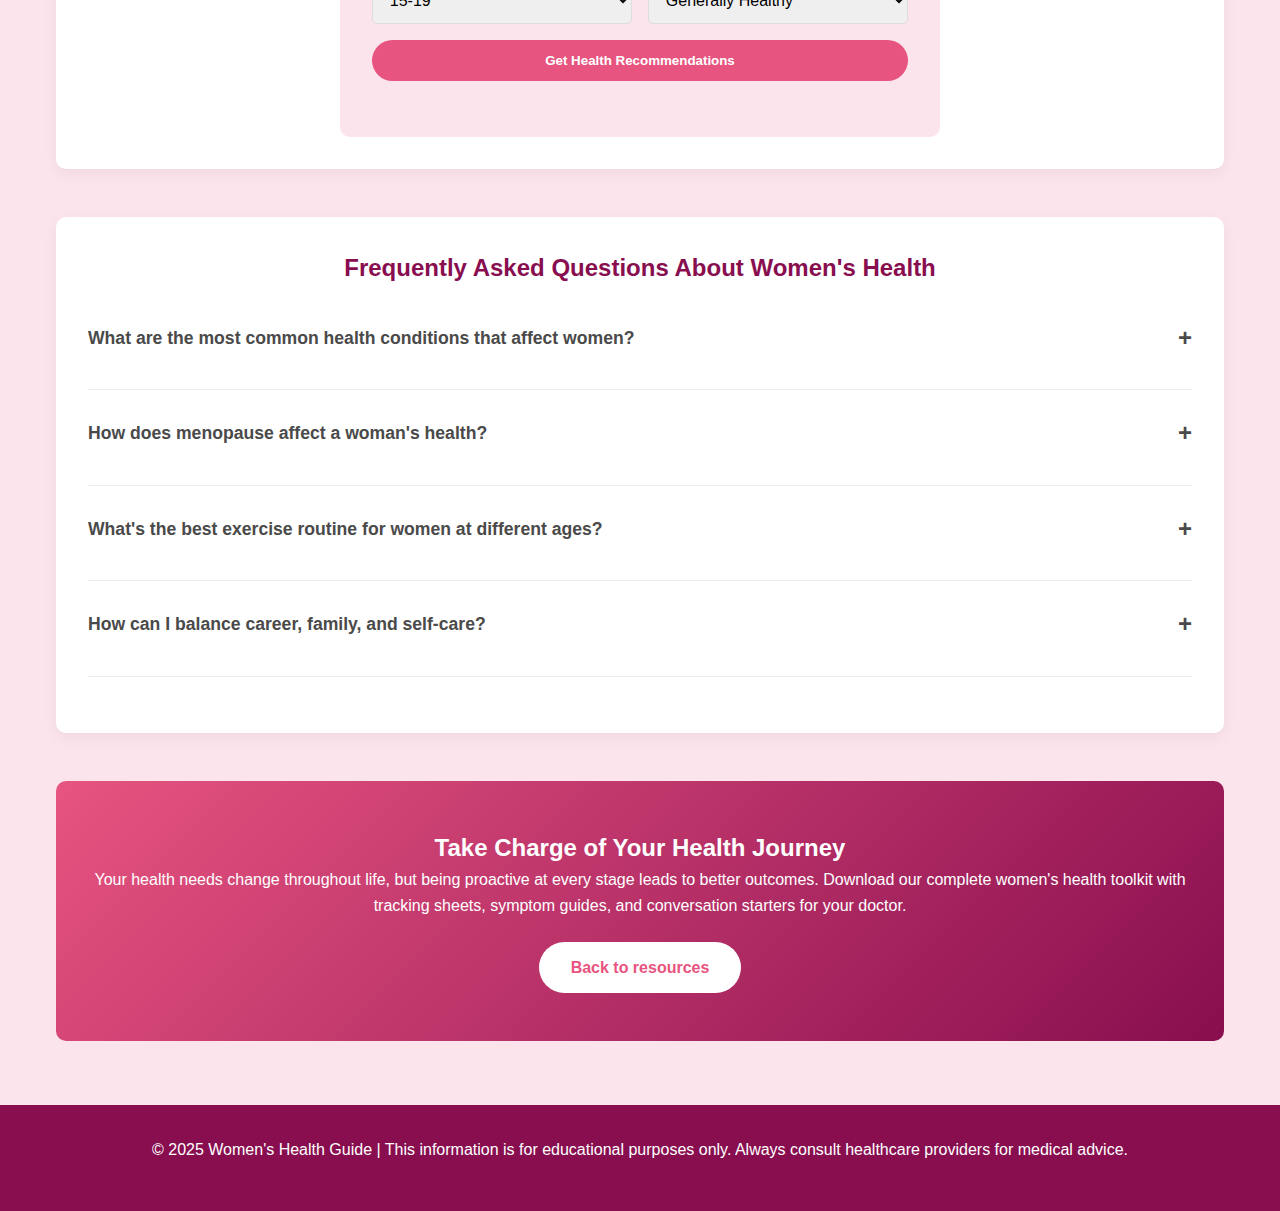
<file: women-health.html>
<!DOCTYPE html>
<html lang="en">
<head>
    <meta charset="UTF-8">
    <meta name="viewport" content="width=device-width, initial-scale=1.0">
    <meta name="description" content="Complete guide to women's health at every life stage. Learn about puberty, reproductive health, pregnancy, menopause, and healthy aging for women.">
    <meta name="keywords" content="women's health, female health, reproductive health, menopause, pregnancy, menstrual health, women wellness">
    <title>Women's Health at Every Stage/Abicare | Complete Guide to Female Wellness</title>
    <link rel="stylesheet" href="https://cdnjs.cloudflare.com/ajax/libs/font-awesome/6.4.0/css/all.min.css">
    <style>
        :root {
            --primary: #E75480;
            --primary-light: #F8BBD9;
            --primary-dark: #C2185B;
            --secondary: #BA68C8;
            --accent: #64B5F6;
            --success: #81C784;
            --light: #FCE4EC;
            --dark: #880E4F;
            --text: #4A4A4A;
            --text-light: #757575;
            --transition: all 0.3s ease;
        }
        
        * {
            margin: 0;
            padding: 0;
            box-sizing: border-box;
            font-family: 'Segoe UI', Tahoma, Geneva, Verdana, sans-serif;
        }
        
        body {
            background-color: var(--light);
            color: var(--text);
            line-height: 1.6;
            overflow-x: hidden;
        }
        
        header {
            background: linear-gradient(135deg, var(--primary), var(--dark));
            color: white;
            padding: 2rem 1rem;
            text-align: center;
            position: relative;
            overflow: hidden;
        }
        
        .health-animation {
            position: absolute;
            width: 100%;
            height: 100%;
            top: 0;
            left: 0;
            z-index: 0;
        }
        
        .floating-icon {
            position: absolute;
            font-size: 1.5rem;
            animation: float 8s infinite ease-in-out;
            opacity: 0.7;
        }
        
        @keyframes float {
            0%, 100% {
                transform: translateY(0) rotate(0deg);
            }
            33% {
                transform: translateY(-15px) rotate(5deg);
            }
            66% {
                transform: translateY(10px) rotate(-5deg);
            }
        }
        
        .pulse-circle {
            position: absolute;
            width: 20px;
            height: 20px;
            background-color: rgba(255, 255, 255, 0.4);
            border-radius: 50%;
            animation: pulse 3s infinite;
        }
        
        @keyframes pulse {
            0%, 100% {
                transform: scale(1);
                opacity: 0.4;
            }
            50% {
                transform: scale(1.5);
                opacity: 0.2;
            }
        }
        
        .header-content {
            position: relative;
            z-index: 1;
            max-width: 800px;
            margin: 0 auto;
        }
        
        h1 {
            font-size: 2.5rem;
            margin-bottom: 1rem;
            animation: fadeInDown 1s ease;
        }
        
        .subtitle {
            font-size: 1.2rem;
            margin-bottom: 1.5rem;
            animation: fadeInUp 1s ease 0.3s both;
        }
        
        @keyframes fadeInDown {
            from {
                opacity: 0;
                transform: translateY(-20px);
            }
            to {
                opacity: 1;
                transform: translateY(0);
            }
        }
        
        @keyframes fadeInUp {
            from {
                opacity: 0;
                transform: translateY(20px);
            }
            to {
                opacity: 1;
                transform: translateY(0);
            }
        }
        
        .container {
            max-width: 1200px;
            margin: 0 auto;
            padding: 2rem 1rem;
        }
        
        .intro {
            text-align: center;
            margin-bottom: 3rem;
            padding: 2rem;
            background-color: white;
            border-radius: 10px;
            box-shadow: 0 5px 15px rgba(0, 0, 0, 0.05);
            animation: fadeIn 1s ease 0.5s both;
        }
        
        @keyframes fadeIn {
            from {
                opacity: 0;
            }
            to {
                opacity: 1;
            }
        }
        
        .stats-section {
            display: grid;
            grid-template-columns: repeat(auto-fit, minmax(250px, 1fr));
            gap: 1.5rem;
            margin-bottom: 3rem;
        }
        
        .stat-card {
            background-color: white;
            border-radius: 10px;
            padding: 1.5rem;
            text-align: center;
            box-shadow: 0 5px 15px rgba(0, 0, 0, 0.05);
            transition: var(--transition);
            transform: translateY(20px);
            opacity: 0;
            animation: cardAppear 0.5s ease forwards;
        }
        
        @keyframes cardAppear {
            to {
                opacity: 1;
                transform: translateY(0);
            }
        }
        
        .stat-card:hover {
            transform: translateY(-5px);
            box-shadow: 0 10px 25px rgba(0, 0, 0, 0.1);
        }
        
        .stat-icon {
            font-size: 2.5rem;
            margin-bottom: 1rem;
        }
        
        .stat-number {
            font-size: 2rem;
            font-weight: bold;
            color: var(--dark);
            margin-bottom: 0.5rem;
        }
        
        .life-stages {
            background-color: white;
            border-radius: 10px;
            padding: 2rem;
            margin-bottom: 3rem;
            box-shadow: 0 5px 15px rgba(0, 0, 0, 0.05);
        }
        
        .stages-title {
            text-align: center;
            margin-bottom: 2rem;
            color: var(--dark);
        }
        
        .stage-tabs {
            display: flex;
            justify-content: center;
            flex-wrap: wrap;
            gap: 1rem;
            margin-bottom: 2rem;
        }
        
        .stage-tab {
            padding: 0.8rem 1.5rem;
            background-color: var(--light);
            border: 2px solid var(--primary);
            border-radius: 50px;
            color: var(--primary);
            font-weight: bold;
            cursor: pointer;
            transition: var(--transition);
        }
        
        .stage-tab:hover, .stage-tab.active {
            background-color: var(--primary);
            color: white;
            transform: translateY(-5px);
        }
        
        .stage-content {
            display: none;
            animation: fadeIn 0.5s ease;
        }
        
        .stage-content.active {
            display: block;
        }
        
        .stage-grid {
            display: grid;
            grid-template-columns: repeat(auto-fit, minmax(300px, 1fr));
            gap: 1.5rem;
        }
        
        .health-tip {
            background-color: var(--light);
            border-radius: 10px;
            padding: 1.5rem;
            transition: var(--transition);
            border-left: 4px solid var(--primary);
        }
        
        .health-tip:hover {
            transform: translateY(-5px);
            background-color: #f8e1eb;
        }
        
        .tip-title {
            font-size: 1.2rem;
            font-weight: bold;
            margin-bottom: 0.5rem;
            color: var(--dark);
        }
        
        .health-topics {
            display: grid;
            grid-template-columns: repeat(auto-fill, minmax(300px, 1fr));
            gap: 2rem;
            margin-bottom: 3rem;
        }
        
        .topic-card {
            background-color: white;
            border-radius: 10px;
            overflow: hidden;
            box-shadow: 0 5px 15px rgba(0, 0, 0, 0.05);
            transition: var(--transition);
            opacity: 0;
            transform: translateY(20px);
            animation: cardAppear 0.5s ease forwards;
        }
        
        .topic-card:hover {
            transform: translateY(-10px);
            box-shadow: 0 15px 30px rgba(0, 0, 0, 0.1);
        }
        
        .topic-icon {
            background: linear-gradient(135deg, var(--primary), var(--primary-dark));
            color: white;
            height: 80px;
            display: flex;
            align-items: center;
            justify-content: center;
            font-size: 2rem;
        }
        
        .topic-content {
            padding: 1.5rem;
        }
        
        .topic-title {
            font-size: 1.3rem;
            margin-bottom: 1rem;
            color: var(--dark);
        }
        
        .screening-section {
            background-color: white;
            border-radius: 10px;
            padding: 2rem;
            margin-bottom: 3rem;
            box-shadow: 0 5px 15px rgba(0, 0, 0, 0.05);
        }
        
        .screening-title {
            text-align: center;
            margin-bottom: 2rem;
            color: var(--dark);
        }
        
        .screening-grid {
            display: grid;
            grid-template-columns: repeat(auto-fit, minmax(250px, 1fr));
            gap: 1.5rem;
        }
        
        .screening-item {
            padding: 1.5rem;
            background-color: var(--light);
            border-radius: 8px;
            display: flex;
            align-items: flex-start;
            gap: 1rem;
            transition: var(--transition);
        }
        
        .screening-item:hover {
            transform: translateX(5px);
            background-color: #f8e1eb;
        }
        
        .screening-icon {
            font-size: 1.5rem;
            color: var(--primary);
            flex-shrink: 0;
        }
        
        .interactive-section {
            background-color: white;
            border-radius: 10px;
            padding: 2rem;
            margin-bottom: 3rem;
            box-shadow: 0 5px 15px rgba(0, 0, 0, 0.05);
            text-align: center;
        }
        
        .interactive-title {
            margin-bottom: 2rem;
            color: var(--dark);
        }
        
        .health-checker {
            max-width: 600px;
            margin: 0 auto;
            padding: 2rem;
            background-color: var(--light);
            border-radius: 10px;
        }
        
        .checker-form {
            display: grid;
            grid-template-columns: 1fr 1fr;
            gap: 1rem;
            margin-bottom: 1.5rem;
        }
        
        .form-group {
            text-align: left;
        }
        
        label {
            display: block;
            margin-bottom: 0.5rem;
            font-weight: bold;
        }
        
        input, select {
            width: 100%;
            padding: 0.8rem;
            border: 1px solid #ddd;
            border-radius: 5px;
            font-size: 1rem;
        }
        
        .checker-button {
            background-color: var(--primary);
            color: white;
            border: none;
            padding: 0.8rem 1.5rem;
            border-radius: 50px;
            font-weight: bold;
            cursor: pointer;
            transition: var(--transition);
            grid-column: span 2;
        }
        
        .checker-button:hover {
            background-color: var(--primary-dark);
            transform: scale(1.05);
        }
        
        .result {
            margin-top: 1.5rem;
            padding: 1rem;
            background-color: var(--success);
            color: white;
            border-radius: 5px;
            display: none;
        }
        
        .faq-section {
            background-color: white;
            border-radius: 10px;
            padding: 2rem;
            box-shadow: 0 5px 15px rgba(0, 0, 0, 0.05);
            margin-bottom: 3rem;
        }
        
        .faq-title {
            text-align: center;
            margin-bottom: 2rem;
            color: var(--dark);
        }
        
        .faq-item {
            margin-bottom: 1.5rem;
            border-bottom: 1px solid #eee;
            padding-bottom: 1.5rem;
        }
        
        .faq-question {
            font-weight: bold;
            font-size: 1.1rem;
            margin-bottom: 0.5rem;
            cursor: pointer;
            display: flex;
            justify-content: space-between;
            align-items: center;
        }
        
        .faq-answer {
            max-height: 0;
            overflow: hidden;
            transition: max-height 0.3s ease;
        }
        
        .faq-answer.active {
            max-height: 500px;
        }
        
        .faq-toggle {
            font-size: 1.5rem;
            transition: transform 0.3s ease;
        }
        
        .faq-toggle.active {
            transform: rotate(45deg);
        }
        
        .cta-section {
            text-align: center;
            padding: 3rem 2rem;
            background: linear-gradient(135deg, var(--primary), var(--dark));
            color: white;
            border-radius: 10px;
            margin-bottom: 2rem;
        }
        
        .cta-button {
            display: inline-block;
            background-color: white;
            color: var(--primary);
            padding: 0.8rem 2rem;
            border-radius: 50px;
            text-decoration: none;
            font-weight: bold;
            margin-top: 1.5rem;
            transition: var(--transition);
            animation: pulse 2s infinite;
        }
        
        @keyframes pulse {
            0% {
                transform: scale(1);
            }
            50% {
                transform: scale(1.05);
            }
            100% {
                transform: scale(1);
            }
        }
        
        .cta-button:hover {
            background-color: var(--primary-light);
            transform: scale(1.05);
        }
        
        footer {
            text-align: center;
            padding: 2rem 1rem;
            background-color: var(--dark);
            color: white;
        }
        
        .footer-links {
            display: flex;
            justify-content: center;
            gap: 2rem;
            margin-top: 1rem;
        }
        
        .footer-links a {
            color: white;
            text-decoration: none;
            transition: var(--transition);
        }
        
        .footer-links a:hover {
            color: var(--primary-light);
        }
        
        .emergency-notice {
            background-color: #FFEAA7;
            border-left: 4px solid #FDCB6E;
            padding: 1rem;
            margin: 2rem 0;
            border-radius: 0 8px 8px 0;
        }
        
        @media (max-width: 768px) {
            h1 {
                font-size: 2rem;
            }
            
            .health-topics {
                grid-template-columns: 1fr;
            }
            
            .stats-section {
                grid-template-columns: 1fr;
            }
            
            .checker-form {
                grid-template-columns: 1fr;
            }
            
            .checker-button {
                grid-column: span 1;
            }
            
            .stage-grid {
                grid-template-columns: 1fr;
            }
        }
    </style>
</head>
<body>
    <header>
        <div class="health-animation" id="healthAnimation"></div>
        <div class="header-content">
            <h1>Women's Health at Every Stage</h1>
            <p class="subtitle">Complete Guide to Wellness from Adolescence to Golden Years</p>
        </div>
    </header>
    
    <div class="container">
        <section class="intro">
            <h2>Nurturing Your Health Through Every Phase of Life</h2>
            <p>A woman's body goes through remarkable changes throughout her lifetime. Understanding these transitions and knowing how to care for your health at each stage is essential for lifelong wellbeing. This comprehensive guide covers everything from puberty to menopause and beyond.</p>
        </section>
        
        <div class="emergency-notice">
            <p><strong>Important:</strong> This information is for educational purposes. Always consult with healthcare providers for personalized medical advice, especially for concerning symptoms or health changes.</p>
        </div>
        
        <section class="stats-section">
            <div class="stat-card" style="animation-delay: 0.1s">
                <div class="stat-icon">❤️</div>
                <div class="stat-number">1 in 3</div>
                <p>Women die from heart disease each year</p>
            </div>
            <div class="stat-card" style="animation-delay: 0.2s">
                <div class="stat-icon">🦴</div>
                <div class="stat-number">80%</div>
                <p>Of osteoporosis cases affect women</p>
            </div>
            <div class="stat-card" style="animation-delay: 0.3s">
                <div class="stat-icon">🧠</div>
                <div class="stat-number">2x</div>
                <p>Higher rate of depression in women vs men</p>
            </div>
            <div class="stat-card" style="animation-delay: 0.4s">
                <div class="stat-icon">🎗️</div>
                <div class="stat-number">1 in 8</div>
                <p>Women will develop breast cancer</p>
            </div>
        </section>
        
        <section class="life-stages">
            <h2 class="stages-title">Health Priorities at Each Life Stage</h2>
            <div class="stage-tabs">
                <div class="stage-tab active" data-stage="adolescence">Adolescence (10-19)</div>
                <div class="stage-tab" data-stage="twenties">20s & 30s</div>
                <div class="stage-tab" data-stage="forties">40s</div>
                <div class="stage-tab" data-stage="menopause">Menopause & Beyond</div>
            </div>
            
            <div class="stage-content active" id="adolescence">
                <h3 style="text-align: center; margin-bottom: 1.5rem;">Adolescent Health (Ages 10-19)</h3>
                <div class="stage-grid">
                    <div class="health-tip">
                        <div class="tip-title">Menstrual Health</div>
                        <p>Establish regular cycles, manage PMS, and understand what's normal vs concerning symptoms.</p>
                    </div>
                    <div class="health-tip">
                        <div class="tip-title">Nutrition & Bone Health</div>
                        <p>Build strong bones with calcium and vitamin D. Most bone mass is developed by age 18.</p>
                    </div>
                    <div class="health-tip">
                        <div class="tip-title">Mental Wellness</div>
                        <p>Address body image issues, academic stress, and develop healthy coping mechanisms.</p>
                    </div>
                    <div class="health-tip">
                        <div class="tip-title">Reproductive Education</div>
                        <p>Understand fertility, contraception options, and protection against STIs.</p>
                    </div>
                </div>
            </div>
            
            <div class="stage-content" id="twenties">
                <h3 style="text-align: center; margin-bottom: 1.5rem;">Health in Your 20s & 30s</h3>
                <div class="stage-grid">
                    <div class="health-tip">
                        <div class="tip-title">Reproductive Planning</div>
                        <p>Regular gynecological care, preconception counseling, and fertility awareness.</p>
                    </div>
                    <div class="health-tip">
                        <div class="tip-title">Preventive Care</div>
                        <p>Establish healthy habits: nutrition, exercise, stress management, and regular check-ups.</p>
                    </div>
                    <div class="health-tip">
                        <div class="tip-title">Career & Life Balance</div>
                        <p>Manage work stress, maintain social connections, and prioritize self-care.</p>
                    </div>
                    <div class="health-tip">
                        <div class="tip-title">Pregnancy & Postpartum</div>
                        <p>Prenatal care, childbirth preparation, and postpartum recovery support.</p>
                    </div>
                </div>
            </div>
            
            <div class="stage-content" id="forties">
                <h3 style="text-align: center; margin-bottom: 1.5rem;">Health in Your 40s</h3>
                <div class="stage-grid">
                    <div class="health-tip">
                        <div class="tip-title">Perimenopause Awareness</div>
                        <p>Recognize early signs of hormonal changes and manage symptoms effectively.</p>
                    </div>
                    <div class="health-tip">
                        <div class="tip-title">Metabolic Health</div>
                        <p>Monitor blood pressure, cholesterol, and blood sugar as metabolism changes.</p>
                    </div>
                    <div class="health-tip">
                        <div class="tip-title">Cancer Screenings</div>
                        <p>Regular mammograms, cervical cancer screening, and colon cancer checks.</p>
                    </div>
                    <div class="health-tip">
                        <div class="tip-title">Bone Density</div>
                        <p>Focus on weight-bearing exercise and calcium to prevent osteoporosis.</p>
                    </div>
                </div>
            </div>
            
            <div class="stage-content" id="menopause">
                <h3 style="text-align: center; margin-bottom: 1.5rem;">Menopause & Beyond</h3>
                <div class="stage-grid">
                    <div class="health-tip">
                        <div class="tip-title">Symptom Management</div>
                        <p>Address hot flashes, sleep issues, and vaginal changes with various treatment options.</p>
                    </div>
                    <div class="health-tip">
                        <div class="tip-title">Heart Health</div>
                        <p>Increased cardiovascular risk after menopause requires focused prevention.</p>
                    </div>
                    <div class="health-tip">
                        <div class="tip-title">Bone Protection</div>
                        <p>Regular bone density scans and fall prevention strategies become crucial.</p>
                    </div>
                    <div class="health-tip">
                        <div class="tip-title">Mental & Emotional Wellness</div>
                        <p>Navigate life transitions, maintain cognitive health, and find new purposes.</p>
                    </div>
                </div>
            </div>
        </section>
        
        <section class="health-topics" id="topicsContainer">
            <!-- Health topics will be inserted by JavaScript -->
        </section>
        
        <section class="screening-section">
            <h2 class="screening-title">Essential Health Screenings for Women</h2>
            <div class="screening-grid">
                <div class="screening-item">
                    <div class="screening-icon">🩺</div>
                    <div>
                        <h3>Annual Well-Woman Exam</h3>
                        <p>Yearly check-up including pelvic exam, breast exam, and overall health assessment</p>
                    </div>
                </div>
                <div class="screening-item">
                    <div class="screening-icon">🎗️</div>
                    <div>
                        <h3>Mammogram</h3>
                        <p>Starting at age 40 (or earlier based on risk factors), annually or biennially</p>
                    </div>
                </div>
                <div class="screening-item">
                    <div class="screening-icon">🔬</div>
                    <div>
                        <h3>Pap Smear</h3>
                        <p>Every 3-5 years starting at age 21, depending on age and history</p>
                    </div>
                </div>
                <div class="screening-item">
                    <div class="screening-icon">❤️</div>
                    <div>
                        <h3>Cholesterol Check</h3>
                        <p>Starting at age 20, every 4-6 years (more often if high risk)</p>
                    </div>
                </div>
                <div class="screening-item">
                    <div class="screening-icon">🦴</div>
                    <div>
                        <h3>Bone Density Test</h3>
                        <p>Starting at age 65, or earlier if risk factors exist</p>
                    </div>
                </div>
                <div class="screening-item">
                    <div class="screening-icon">💉</div>
                    <div>
                        <h3>Diabetes Screening</h3>
                        <p>Starting at age 45, or earlier if overweight or other risk factors</p>
                    </div>
                </div>
            </div>
        </section>
        
        <section class="interactive-section">
            <h2 class="interactive-title">Women's Health Checklist</h2>
            <div class="health-checker">
                <p>Find recommended health priorities based on your age and life stage:</p>
                <div class="checker-form">
                    <div class="form-group">
                        <label for="userAge">Your Age</label>
                        <select id="userAge">
                            <option value="15">15-19</option>
                            <option value="25">20-29</option>
                            <option value="35">30-39</option>
                            <option value="45">40-49</option>
                            <option value="55">50-59</option>
                            <option value="65">60+</option>
                        </select>
                    </div>
                    <div class="form-group">
                        <label for="healthStatus">Current Health Status</label>
                        <select id="healthStatus">
                            <option value="good">Generally Healthy</option>
                            <option value="chronic">Managing Chronic Condition</option>
                            <option value="pregnant">Pregnant/Planning Pregnancy</option>
                            <option value="menopause">Perimenopausal/Menopausal</option>
                        </select>
                    </div>
                    <button class="checker-button" id="getRecommendations">Get Health Recommendations</button>
                </div>
                <div class="result" id="healthResult">
                    <!-- Results will appear here -->
                </div>
            </div>
        </section>
        
        <section class="faq-section">
            <h2 class="faq-title">Frequently Asked Questions About Women's Health</h2>
            <div class="faq-list">
                <div class="faq-item">
                    <div class="faq-question">
                        What are the most common health conditions that affect women?
                        <span class="faq-toggle">+</span>
                    </div>
                    <div class="faq-answer">
                        <p>Women are disproportionately affected by certain conditions including autoimmune diseases (lupus, rheumatoid arthritis, thyroid disorders), osteoporosis, depression and anxiety, urinary tract issues, migraines, and Alzheimer's disease. Reproductive health conditions like PCOS, endometriosis, and uterine fibroids also primarily affect women. Heart disease remains the leading cause of death for women.</p>
                    </div>
                </div>
                
                <div class="faq-item">
                    <div class="faq-question">
                        How does menopause affect a woman's health?
                        <span class="faq-toggle">+</span>
                    </div>
                    <div class="faq-answer">
                        <p>Menopause causes significant hormonal changes that affect multiple systems. Common effects include hot flashes, sleep disturbances, vaginal dryness, mood changes, and weight redistribution. Long-term, the loss of estrogen increases risks for osteoporosis and heart disease. However, many symptoms can be effectively managed through lifestyle changes, hormone therapy, and other treatments. The transition typically occurs between ages 45-55 and lasts several years.</p>
                    </div>
                </div>
                
                <div class="faq-item">
                    <div class="faq-question">
                        What's the best exercise routine for women at different ages?
                        <span class="faq-toggle">+</span>
                    </div>
                    <div class="faq-answer">
                        <p><strong>Teens & 20s:</strong> Build bone density with weight-bearing activities and establish lifelong habits. <strong>30s & 40s:</strong> Combine cardio, strength training, and flexibility. Focus on stress-reducing activities like yoga. <strong>50s:</strong> Increase balance exercises, maintain muscle mass with strength training, and adjust intensity as needed. <strong>60+:</strong> Prioritize balance, flexibility, and maintaining functional strength. Water exercises and walking are excellent low-impact options.</p>
                    </div>
                </div>
                
                <div class="faq-item">
                    <div class="faq-question">
                        How can I balance career, family, and self-care?
                        <span class="faq-toggle">+</span>
                    </div>
                    <div class="faq-answer">
                        <p>Setting boundaries is crucial - learn to say no to non-essential commitments. Schedule self-care like medical appointments and exercise as you would important meetings. Delegate household tasks and don't strive for perfection in every area. Build a support network of family, friends, and other mothers. Consider flexible work arrangements if possible. Remember that taking care of yourself enables you to better care for others. Even small daily self-care practices can make a significant difference.</p>
                    </div>
                </div>
            </div>
        </section>
        
        <section class="cta-section">
            <h2>Take Charge of Your Health Journey</h2>
            <p>Your health needs change throughout life, but being proactive at every stage leads to better outcomes. Download our complete women's health toolkit with tracking sheets, symptom guides, and conversation starters for your doctor.</p>
            <a href="resources.html" class="cta-button">Back to resources</a>
        </section>
    </div>
    
    <footer>
        <p>&copy; 2025 Women's Health Guide | This information is for educational purposes only. Always consult healthcare providers for medical advice.</p>
        <div class="footer-links">
           
        </div>
    </footer>

    <script>
        // Women's health topics data
        const healthTopics = [
            {
                title: "Reproductive Health",
                icon: "🩺",
                description: "Understanding menstrual cycles, fertility, contraception options, and managing conditions like PCOS and endometriosis."
            },
            {
                title: "Mental Wellness",
                icon: "🧠",
                description: "Addressing higher rates of anxiety and depression in women, stress management, and emotional wellbeing strategies."
            },
            {
                title: "Heart Health",
                icon: "❤️",
                description: "Unique heart disease symptoms in women, prevention strategies, and managing cardiovascular risk factors."
            },
            {
                title: "Bone Health",
                icon: "🦴",
                description: "Preventing osteoporosis through nutrition, exercise, and understanding bone density changes throughout life."
            },
            {
                title: "Hormonal Health",
                icon: "⚖️",
                description: "Navigating puberty, pregnancy, perimenopause, and menopause with balanced hormone management."
            },
            {
                title: "Cancer Prevention",
                icon: "🎗️",
                description: "Screening guidelines for breast, cervical, ovarian, and other cancers that disproportionately affect women."
            },
            {
                title: "Nutrition & Metabolism",
                icon: "🍎",
                description: "Nutritional needs at different life stages, managing weight, and supporting metabolic health."
            },
            {
                title: "Preventive Care",
                icon: "💉",
                description: "Essential health screenings, vaccinations, and regular check-ups tailored to women's health needs."
            }
        ];

        // Generate health topics
        function generateHealthTopics() {
            const container = document.getElementById('topicsContainer');
            
            healthTopics.forEach((topic, index) => {
                const card = document.createElement('div');
                card.className = 'topic-card';
                card.style.animationDelay = `${index * 0.1}s`;
                
                card.innerHTML = `
                    <div class="topic-icon">${topic.icon}</div>
                    <div class="topic-content">
                        <h3 class="topic-title">${topic.title}</h3>
                        <p>${topic.description}</p>
                    </div>
                `;
                
                container.appendChild(card);
            });
        }

        // Create health animation in header
        function createHealthAnimation() {
            const container = document.getElementById('healthAnimation');
            const icons = ['❤️', '👩', '💊', '🩺', '🌺', '⚕️', '🔬', '💖'];
            const iconsCount = 15;
            
            // Add floating icons
            for (let i = 0; i < iconsCount; i++) {
                const icon = document.createElement('div');
                icon.className = 'floating-icon';
                icon.textContent = icons[Math.floor(Math.random() * icons.length)];
                
                // Random position
                icon.style.left = `${Math.random() * 100}%`;
                icon.style.top = `${Math.random() * 100}%`;
                
                // Random animation delay and duration
                icon.style.animationDelay = `${Math.random() * 8}s`;
                icon.style.animationDuration = `${6 + Math.random() * 4}s`;
                
                container.appendChild(icon);
            }
            
            // Add pulse circles
            for (let i = 0; i < 10; i++) {
                const circle = document.createElement('div');
                circle.className = 'pulse-circle';
                
                // Random position
                circle.style.left = `${Math.random() * 90}%`;
                circle.style.top = `${Math.random() * 90}%`;
                
                // Random animation delay
                circle.style.animationDelay = `${Math.random() * 3}s`;
                
                container.appendChild(circle);
            }
        }

        // Stage tab functionality
        function setupStageTabs() {
            const stageTabs = document.querySelectorAll('.stage-tab');
            const stageContents = document.querySelectorAll('.stage-content');
            
            stageTabs.forEach(tab => {
                tab.addEventListener('click', () => {
                    // Remove active class from all tabs and sections
                    stageTabs.forEach(t => t.classList.remove('active'));
                    stageContents.forEach(s => s.classList.remove('active'));
                    
                    // Add active class to clicked tab
                    tab.classList.add('active');
                    
                    // Show corresponding section
                    const stage = tab.getAttribute('data-stage');
                    document.getElementById(stage).classList.add('active');
                });
            });
        }

        // Health checker functionality
        function setupHealthChecker() {
            const checkButton = document.getElementById('getRecommendations');
            const userAgeSelect = document.getElementById('userAge');
            const healthStatusSelect = document.getElementById('healthStatus');
            const resultDiv = document.getElementById('healthResult');
            
            // Health recommendations by age and status
            const healthRecommendations = {
                "15": {
                    "good": ["Establish healthy menstrual cycle tracking", "Build bone density with calcium and exercise", "Develop positive body image and mental health habits", "Get HPV vaccine if not already completed"],
                    "chronic": ["Work with pediatrician on transition to adult care", "Develop self-management skills for chronic condition", "Address any mental health impacts of chronic illness"],
                    "pregnant": ["Prenatal vitamins with folic acid", "Obstetric care for teen pregnancy", "Nutritional support for growing body and baby"],
                    "menopause": ["Not typically applicable - consult doctor if experiencing early menopause symptoms"]
                },
                "25": {
                    "good": ["Annual well-woman exam", "Establish baseline health metrics", "Regular breast self-exams", "Mental health and stress management"],
                    "chronic": ["Specialist care for chronic condition", "Reproductive planning if applicable", "Medication management"],
                    "pregnant": ["Preconception counseling", "Prenatal care", "Nutrition for pregnancy", "Childbirth education"],
                    "menopause": ["Evaluation for early menopause symptoms", "Bone density assessment", "Cardiovascular risk assessment"]
                },
                "35": {
                    "good": ["Continue annual exams", "Baseline mammogram if high risk", "Fertility awareness if planning pregnancy", "Strength training for muscle maintenance"],
                    "chronic": ["Coordinate care between specialists", "Monitor for condition progression", "Reproductive considerations"],
                    "pregnant": ["Advanced maternal age monitoring", "Genetic screening options", "Postpartum recovery planning"],
                    "menopause": ["Perimenopause symptom management", "Bone health focus", "Cardiovascular prevention strategies"]
                },
                "45": {
                    "good": ["Regular mammograms", "Monitor perimenopause symptoms", "Cardiovascular risk assessment", "Diabetes screening"],
                    "chronic": ["Menopause planning with chronic condition", "Medication adjustments as needed", "Complication prevention"],
                    "pregnant": ["High-risk pregnancy care", "Comprehensive genetic counseling", "Postpartum mental health support"],
                    "menopause": ["Hormone therapy discussion", "Vaginal health management", "Bone density testing"]
                },
                "55": {
                    "good": ["Continue cancer screenings", "Bone density test", "Cardiovascular health focus", "Cognitive health activities"],
                    "chronic": ["Age-related complication monitoring", "Medication review for appropriateness", "Quality of life focus"],
                    "pregnant": ["Rare but requires high-risk specialist care", "Comprehensive health monitoring", "Postpartum adaptation"],
                    "menopause": ["Long-term menopause management", "Urinary and vaginal health", "Cardiovascular protection"]
                },
                "65": {
                    "good": ["Medicare wellness visits", "Fall prevention strategies", "Cognitive health screening", "Vaccination updates"],
                    "chronic": ["Geriatric care coordination", "Functional ability maintenance", "Advanced care planning"],
                    "pregnant": ["Not typically applicable"],
                    "menopause": ["Continued symptom management", "Osteoporosis prevention", "Heart health priority"]
                }
            };
            
            checkButton.addEventListener('click', () => {
                const userAge = userAgeSelect.value;
                const healthStatus = healthStatusSelect.value;
                
                if (healthRecommendations[userAge] && healthRecommendations[userAge][healthStatus]) {
                    const recommendations = healthRecommendations[userAge][healthStatus];
                    
                    resultDiv.innerHTML = `
                        <p><strong>Health priorities for your stage:</strong></p>
                        <ul>
                            ${recommendations.map(rec => `<li>${rec}</li>`).join('')}
                        </ul>
                        <p style="margin-top: 1rem;"><em>Discuss these recommendations with your healthcare provider</em></p>
                    `;
                } else {
                    resultDiv.innerHTML = `<p>Please make selections to see personalized health recommendations.</p>`;
                }
                
                resultDiv.style.display = 'block';
            });
        }

        // FAQ toggle functionality
        function setupFAQ() {
            const questions = document.querySelectorAll('.faq-question');
            
            questions.forEach(question => {
                question.addEventListener('click', () => {
                    const answer = question.nextElementSibling;
                    const toggle = question.querySelector('.faq-toggle');
                    
                    answer.classList.toggle('active');
                    toggle.classList.toggle('active');
                });
            });
        }

        // Initialize everything when page loads
        document.addEventListener('DOMContentLoaded', () => {
            generateHealthTopics();
            createHealthAnimation();
            setupStageTabs();
            setupHealthChecker();
            setupFAQ();
        });
    </script>
</body>
</html>
</file>
<file: style.css>
/* ===================================
   Abicare Hospital - Global Styles
   =================================== */

:root {
    --primary-light: #E6F4FF;
    --primary: #1E90FF;
    --primary-dark: #0B6FBF;
    --text-dark: #0B2B3A;
    --text-muted: #6c757d;
    --bg-white: #FFFFFF;
    --bg-light: #F8F9FA;
    --shadow: 0 4px 6px rgba(0, 0, 0, 0.1);
    --shadow-lg: 0 10px 30px rgba(0, 0, 0, 0.15);
    --transition: all 0.3s ease;
}

* {
    margin: 0;
    padding: 0;
    box-sizing: border-box;
}

body {
    font-family: 'Inter', sans-serif;
    color: var(--text-dark);
    line-height: 1.6;
    overflow-x: hidden;
}

h1, h2, h3, h4, h5, h6 {
    font-family: 'Poppins', sans-serif;
    font-weight: 600;
    line-height: 1.3;
}

a {
    text-decoration: none;
    transition: var(--transition);
}

img {
    max-width: 100%;
    height: auto;
}

/* ===================================
   Navbar Styles
   =================================== */

.navbar {
    padding: 1rem 0;
    transition: var(--transition);
}

.navbar-brand {
    display: flex;
    align-items: center;
    font-weight: 600;
    color: var(--text-dark);
}

.navbar-brand:hover {
    color: var(--primary);
}

.brand-text {
    font-size: 1.5rem;
    font-family: 'Poppins', sans-serif;
}

.tagline {
    font-size: 0.75rem;
    color: var(--text-muted);
    font-weight: 400;
    margin-top: -5px;
}

.nav-link {
    font-weight: 500;
    color: var(--text-dark);
    padding: 0.5rem 1rem;
    position: relative;
}

.nav-link:hover,
.nav-link.active {
    color: var(--primary);
}

.nav-link.active::after {
    content: '';
    position: absolute;
    bottom: 0;
    left: 1rem;
    right: 1rem;
    height: 2px;
    background: var(--primary);
}

.btn-primary {
    background: linear-gradient(135deg, var(--primary), var(--primary-dark));
    border: none;
    padding: 0.6rem 1.5rem;
    font-weight: 500;
    border-radius: 8px;
    transition: var(--transition);
}

.btn-primary:hover {
    background: linear-gradient(135deg, var(--primary-dark), var(--primary));
    transform: translateY(-2px);
    box-shadow: var(--shadow);
}

.btn-outline-primary {
    border: 2px solid var(--primary);
    color: var(--primary);
    padding: 0.6rem 1.5rem;
    font-weight: 500;
    border-radius: 8px;
    transition: var(--transition);
}

.btn-outline-primary:hover {
    background: var(--primary);
    color: white;
    transform: translateY(-2px);
}

/* ===================================
   Hero Banner
   =================================== */

.hero-banner {
    padding: 5rem 0;
    background: linear-gradient(135deg, var(--primary-light) 0%, var(--bg-white) 100%);
    position: relative;
    overflow: hidden;
}

.hero-banner::before {
    content: '';
    position: absolute;
    width: 500px;
    height: 500px;
    background: radial-gradient(circle, rgba(30, 144, 255, 0.1) 0%, transparent 70%);
    top: -200px;
    right: -200px;
    border-radius: 50%;
}

.hero-banner h1 {
    color: var(--text-dark);
    margin-bottom: 1.5rem;
}

.hero-banner .lead {
    color: var(--text-muted);
    font-size: 1.1rem;
}

.hero-cta {
    margin-top: 2rem;
}

.hero-stats {
    margin-top: 3rem;
}

.stat-number {
    font-size: 2.5rem;
    font-weight: 700;
    color: var(--primary);
    margin-bottom: 0;
}

.stat-label {
    font-size: 0.9rem;
    color: var(--text-muted);
    margin-bottom: 0;
}

.hero-image img {
    border-radius: 20px;
    box-shadow: var(--shadow-lg);
}

/* ===================================
   Section Styles
   =================================== */

.section-title {
    font-size: 2.5rem;
    color: var(--text-dark);
    margin-bottom: 1rem;
}

.section-subtitle {
    color: var(--text-muted);
    font-size: 1.1rem;
}

/* ===================================
   Why Choose Section
   =================================== */

.why-choose {
    background: var(--bg-white);
}

.value-card {
    text-align: center;
    padding: 2rem;
    background: var(--bg-white);
    border-radius: 12px;
    box-shadow: var(--shadow);
    transition: var(--transition);
    height: 100%;
}

.value-card:hover {
    transform: translateY(-10px);
    box-shadow: var(--shadow-lg);
}

.value-icon {
    width: 80px;
    height: 80px;
    margin: 0 auto 1.5rem;
    background: linear-gradient(135deg, var(--primary), var(--primary-dark));
    border-radius: 50%;
    display: flex;
    align-items: center;
    justify-content: center;
    color: white;
    font-size: 2rem;
}

.value-card h4 {
    color: var(--text-dark);
    margin-bottom: 1rem;
}

.value-card p {
    color: var(--text-muted);
    font-size: 0.95rem;
}

/* ===================================
   Featured Services
   =================================== */

.service-card {
    background: var(--bg-white);
    padding: 2rem;
    border-radius: 12px;
    text-align: center;
    box-shadow: var(--shadow);
    transition: var(--transition);
    height: 100%;
}

.service-card:hover {
    transform: translateY(-10px);
    box-shadow: var(--shadow-lg);
    background: var(--primary-light);
}

.service-icon {
    width: 70px;
    height: 70px;
    margin: 0 auto 1rem;
    background: var(--primary-light);
    border-radius: 50%;
    display: flex;
    align-items: center;
    justify-content: center;
    color: var(--primary);
    font-size: 1.8rem;
    transition: var(--transition);
}

.service-card:hover .service-icon {
    background: var(--primary);
    color: white;
}

.service-card h5 {
    color: var(--text-dark);
    margin-bottom: 0.75rem;
    font-size: 1.25rem;
}

.service-card p {
    color: var(--text-muted);
    font-size: 0.9rem;
    margin-bottom: 1rem;
}

.service-link {
    color: var(--primary);
    font-weight: 500;
    display: inline-flex;
    align-items: center;
    gap: 0.5rem;
}

.service-link:hover {
    color: var(--primary-dark);
    gap: 0.75rem;
}

/* ===================================
   Doctors Section
   =================================== */

.doctor-card {
    background: var(--bg-white);
    border-radius: 12px;
    overflow: hidden;
    box-shadow: var(--shadow);
    transition: var(--transition);
    height: 100%;
}

.doctor-card:hover {
    transform: translateY(-10px);
    box-shadow: var(--shadow-lg);
}

.doctor-image {
    width: 100%;
    height: 280px;
    overflow: hidden;
}

.doctor-image img {
    width: 100%;
    height: 100%;
    object-fit: cover;
    transition: var(--transition);
}

.doctor-card:hover .doctor-image img {
    transform: scale(1.1);
}

.doctor-info {
    padding: 1.5rem;
    text-align: center;
}

.doctor-info h5 {
    color: var(--text-dark);
    margin-bottom: 0.5rem;
    font-size: 1.15rem;
}

.specialty {
    color: var(--primary);
    font-weight: 500;
    margin-bottom: 0.25rem;
}

.credentials {
    color: var(--text-muted);
    font-size: 0.85rem;
    margin-bottom: 1rem;
}

/* ===================================
   Testimonials Section
   =================================== */

.testimonial-card {
    background: var(--bg-white);
    padding: 2rem;
    border-radius: 12px;
    box-shadow: var(--shadow);
    height: 100%;
    position: relative;
}

.stars {
    color: #FFD700;
    margin-bottom: 1rem;
    font-size: 1.1rem;
}

.testimonial-text {
    color: var(--text-dark);
    font-style: italic;
    margin-bottom: 1.5rem;
    line-height: 1.8;
}

.patient-info {
    display: flex;
    flex-direction: column;
}

.patient-info strong {
    color: var(--text-dark);
    font-weight: 600;
}

.patient-info span {
    color: var(--text-muted);
    font-size: 0.9rem;
}

/* ===================================
   Resources Preview
   =================================== */

.resource-card {
    background: var(--bg-white);
    border-radius: 12px;
    overflow: hidden;
    box-shadow: var(--shadow);
    transition: var(--transition);
    height: 100%;
}

.resource-card:hover {
    transform: translateY(-10px);
    box-shadow: var(--shadow-lg);
}

.resource-image {
    width: 100%;
    height: 200px;
    overflow: hidden;
    position: relative;
}

.resource-image img {
    width: 100%;
    height: 100%;
    object-fit: cover;
    transition: var(--transition);
}

.resource-card:hover .resource-image img {
    transform: scale(1.1);
}

.resource-tag {
    position: absolute;
    top: 1rem;
    left: 1rem;
    background: var(--primary);
    color: white;
    padding: 0.25rem 0.75rem;
    border-radius: 20px;
    font-size: 0.8rem;
    font-weight: 500;
}

.resource-content {
    padding: 1.5rem;
}

.resource-content h5 {
    color: var(--text-dark);
    margin-bottom: 0.75rem;
}

.resource-content p {
    color: var(--text-muted);
    font-size: 0.9rem;
    margin-bottom: 1rem;
}

.resource-link {
    color: var(--primary);
    font-weight: 500;
    display: inline-flex;
    align-items: center;
    gap: 0.5rem;
}

.resource-link:hover {
    color: var(--primary-dark);
    gap: 0.75rem;
}

/* ===================================
   CTA Banner
   =================================== */

.cta-banner {
    background: linear-gradient(135deg, var(--primary), var(--primary-dark));
    color: white;
}

.cta-content h2 {
    color: white;
    font-size: 2.5rem;
}

.cta-content .lead {
    color: rgba(255, 255, 255, 0.9);
}

.btn-light {
    background: white;
    color: var(--primary);
    border: none;
}

.btn-light:hover {
    background: var(--primary-light);
    color: var(--primary-dark);
}

.btn-outline-light {
    border: 2px solid white;
    color: white;
}

.btn-outline-light:hover {
    background: white;
    color: var(--primary);
}

/* ===================================
   Footer
   =================================== */

.footer {
    background: var(--text-dark);
}

.tagline-footer {
    font-size: 0.9rem;
    color: var(--primary);
    font-style: italic;
}

.social-links {
    display: flex;
    gap: 1rem;
}

.social-icon {
    width: 40px;
    height: 40px;
    background: rgba(255, 255, 255, 0.1);
    border-radius: 50%;
    display: flex;
    align-items: center;
    justify-content: center;
    color: white;
    transition: var(--transition);
}

.social-icon:hover {
    background: var(--primary);
    transform: translateY(-3px);
}

.footer-links {
    list-style: none;
    padding: 0;
}

.footer-links li {
    margin-bottom: 0.5rem;
}

.footer-links a {
    color: rgba(255, 255, 255, 0.7);
    transition: var(--transition);
}

.footer-links a:hover {
    color: var(--primary);
    padding-left: 5px;
}

.footer-contact {
    list-style: none;
    padding: 0;
}

.footer-contact li {
    color: rgba(255, 255, 255, 0.7);
    margin-bottom: 0.75rem;
    display: flex;
    align-items: start;
    gap: 0.75rem;
}

.footer-contact i {
    color: var(--primary);
    margin-top: 3px;
}

.footer a {
    color: var(--primary);
}

.footer a:hover {
    color: white;
}

/* ===================================
   Form Styles
   =================================== */

.form-section {
    padding: 5rem 0;
    background: var(--bg-light);
}

.form-container {
    background: white;
    padding: 3rem;
    border-radius: 12px;
    box-shadow: var(--shadow-lg);
}

.form-control,
.form-select {
    padding: 0.75rem;
    border: 2px solid #e0e0e0;
    border-radius: 8px;
    transition: var(--transition);
}

.form-control:focus,
.form-select:focus {
    border-color: var(--primary);
    box-shadow: 0 0 0 0.2rem rgba(30, 144, 255, 0.25);
}

.form-label {
    font-weight: 500;
    color: var(--text-dark);
    margin-bottom: 0.5rem;
}

/* ===================================
   Service Detail Page
   =================================== */

.service-detail-card {
    background: var(--bg-white);
    padding: 2rem;
    border-radius: 12px;
    box-shadow: var(--shadow);
    margin-bottom: 2rem;
}

.service-detail-icon {
    width: 60px;
    height: 60px;
    background: var(--primary-light);
    border-radius: 50%;
    display: inline-flex;
    align-items: center;
    justify-content: center;
    color: var(--primary);
    font-size: 1.5rem;
    margin-bottom: 1rem;
}

/* ===================================
   Insurance Page
   =================================== */

.insurance-card {
    background: var(--bg-white);
    padding: 1.5rem;
    border-radius: 12px;
    box-shadow: var(--shadow);
    text-align: center;
    height: 100%;
    transition: var(--transition);
}

.insurance-card:hover {
    transform: translateY(-5px);
    box-shadow: var(--shadow-lg);
}

.insurance-logo {
    height: 80px;
    display: flex;
    align-items: center;
    justify-content: center;
    margin-bottom: 1rem;
}

.insurance-logo img {
    max-height: 60px;
    max-width: 100%;
}

.faq-item {
    background: var(--bg-white);
    padding: 1.5rem;
    border-radius: 8px;
    margin-bottom: 1rem;
    box-shadow: var(--shadow);
}

.faq-item h5 {
    color: var(--primary);
    margin-bottom: 0.75rem;
}

/* ===================================
   Loading Spinner
   =================================== */

.spinner {
    display: inline-block;
    width: 20px;
    height: 20px;
    border: 3px solid rgba(255, 255, 255, 0.3);
    border-radius: 50%;
    border-top-color: white;
    animation: spin 1s ease-in-out infinite;
}

@keyframes spin {
    to { transform: rotate(360deg); }
}

.btn .spinner {
    margin-right: 0.5rem;
}

/* ===================================
   Page Header
   =================================== */

.page-header {
    background: linear-gradient(135deg, var(--primary-light) 0%, var(--bg-white) 100%);
    padding: 4rem 0 3rem;
    text-align: center;
}

.page-header h1 {
    color: var(--text-dark);
    margin-bottom: 1rem;
}

.page-header p {
    color: var(--text-muted);
    font-size: 1.1rem;
}

.breadcrumb {
    background: transparent;
    padding: 0;
    margin-top: 1rem;
    justify-content: center;
}

.breadcrumb-item a {
    color: var(--primary);
}

/* ===================================
   Responsive Design
   =================================== */

@media (max-width: 768px) {
    .hero-banner {
        padding: 3rem 0;
    }
    
    .section-title {
        font-size: 2rem;
    }
    
    .hero-banner h1 {
        font-size: 2.5rem;
    }
    
    .stat-number {
        font-size: 2rem;
    }
    
    .value-card,
    .service-card {
        margin-bottom: 1rem;
    }
    
    .form-container {
        padding: 2rem 1.5rem;
    }
    
    .cta-content h2 {
        font-size: 1.75rem;
    }
}

@media (max-width: 576px) {
    .hero-banner h1 {
        font-size: 2rem;
    }
    
    .section-title {
        font-size: 1.75rem;
    }
    
    .btn-lg {
        padding: 0.75rem 1.25rem;
        font-size: 1rem;
    }
}
</file>
